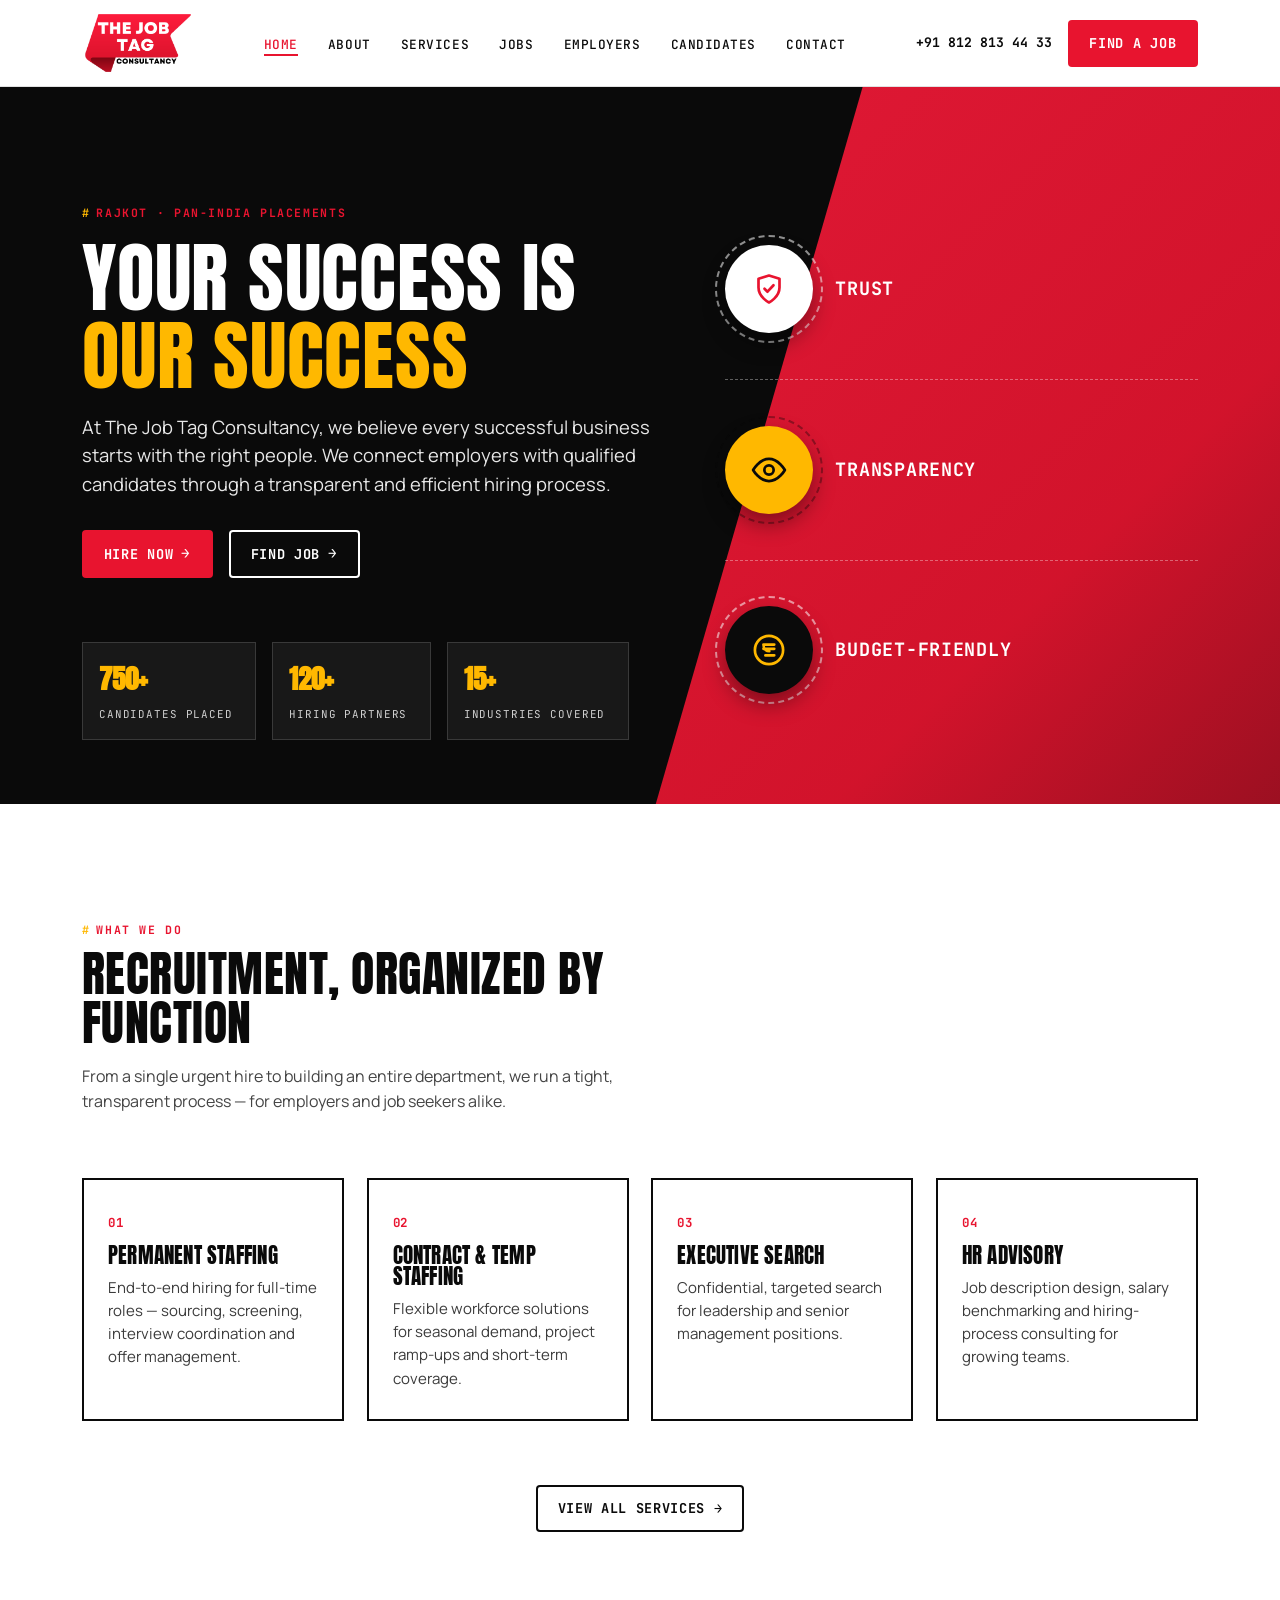
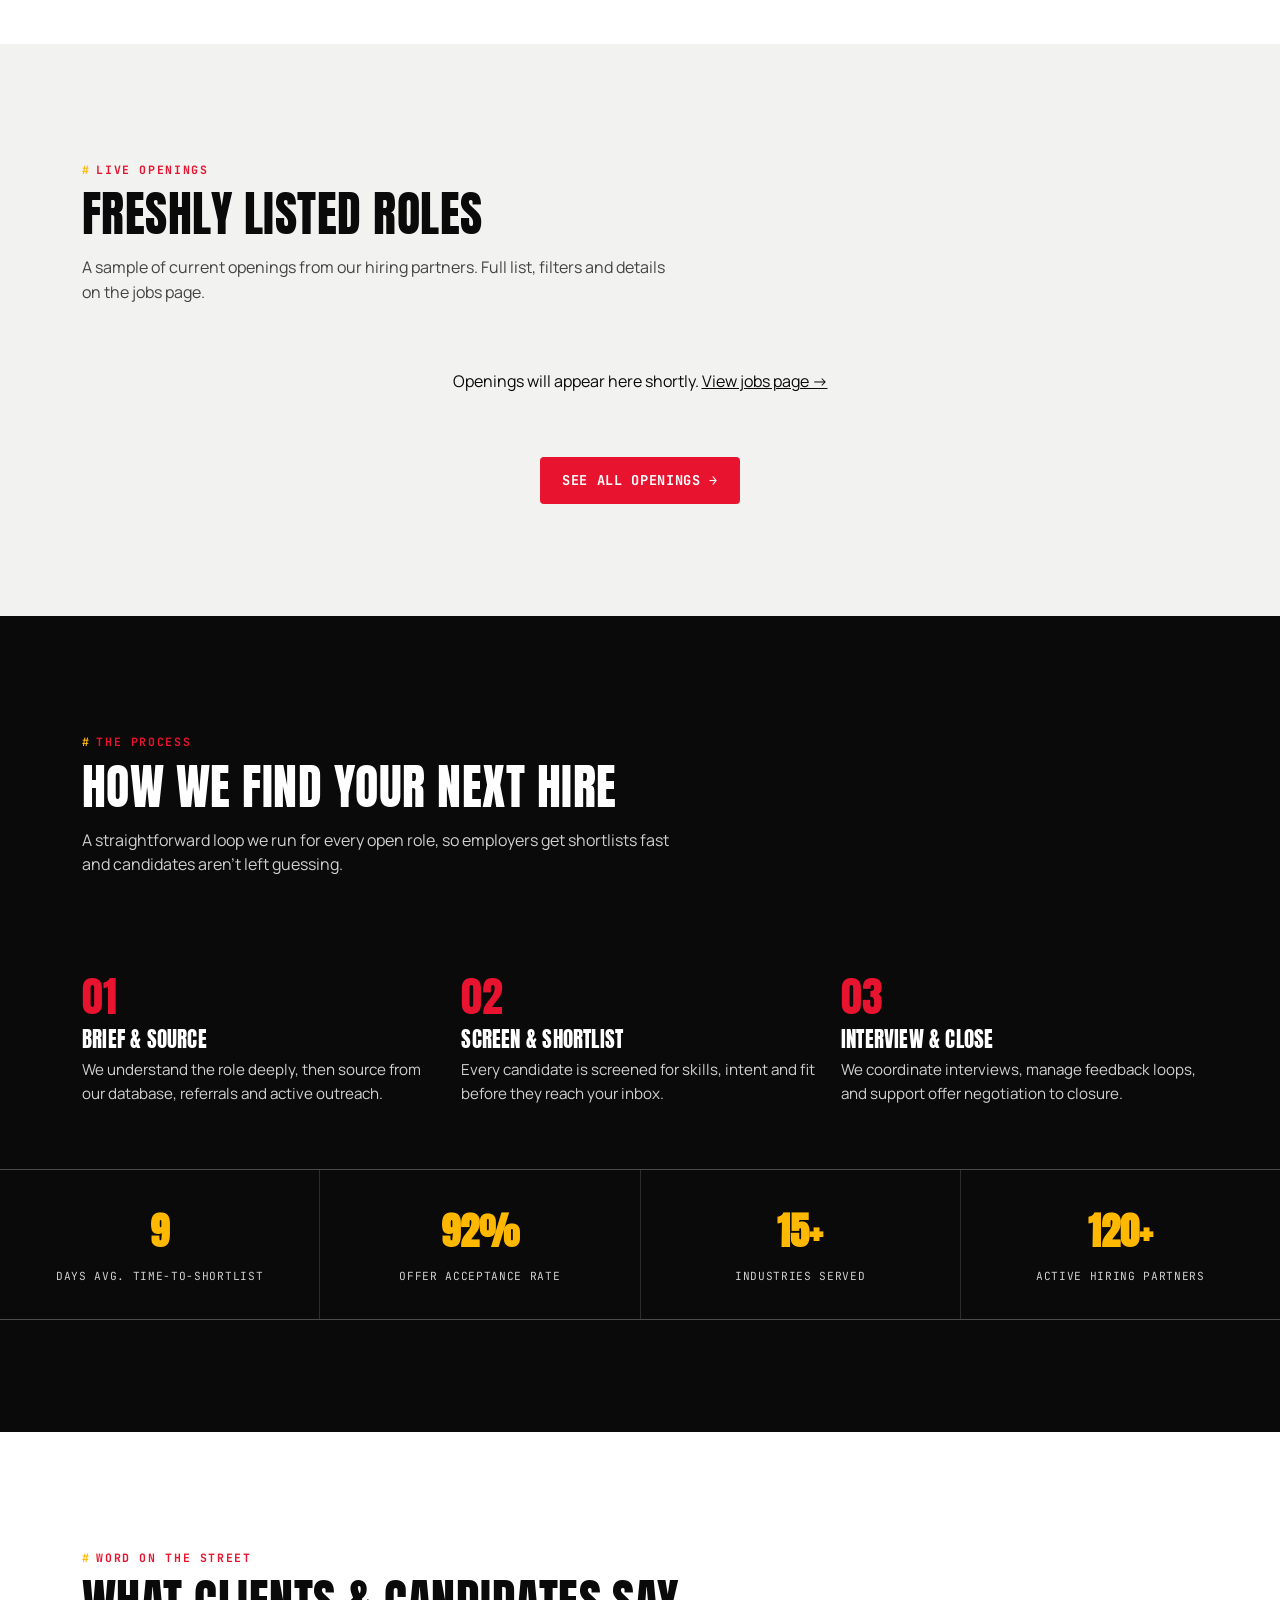
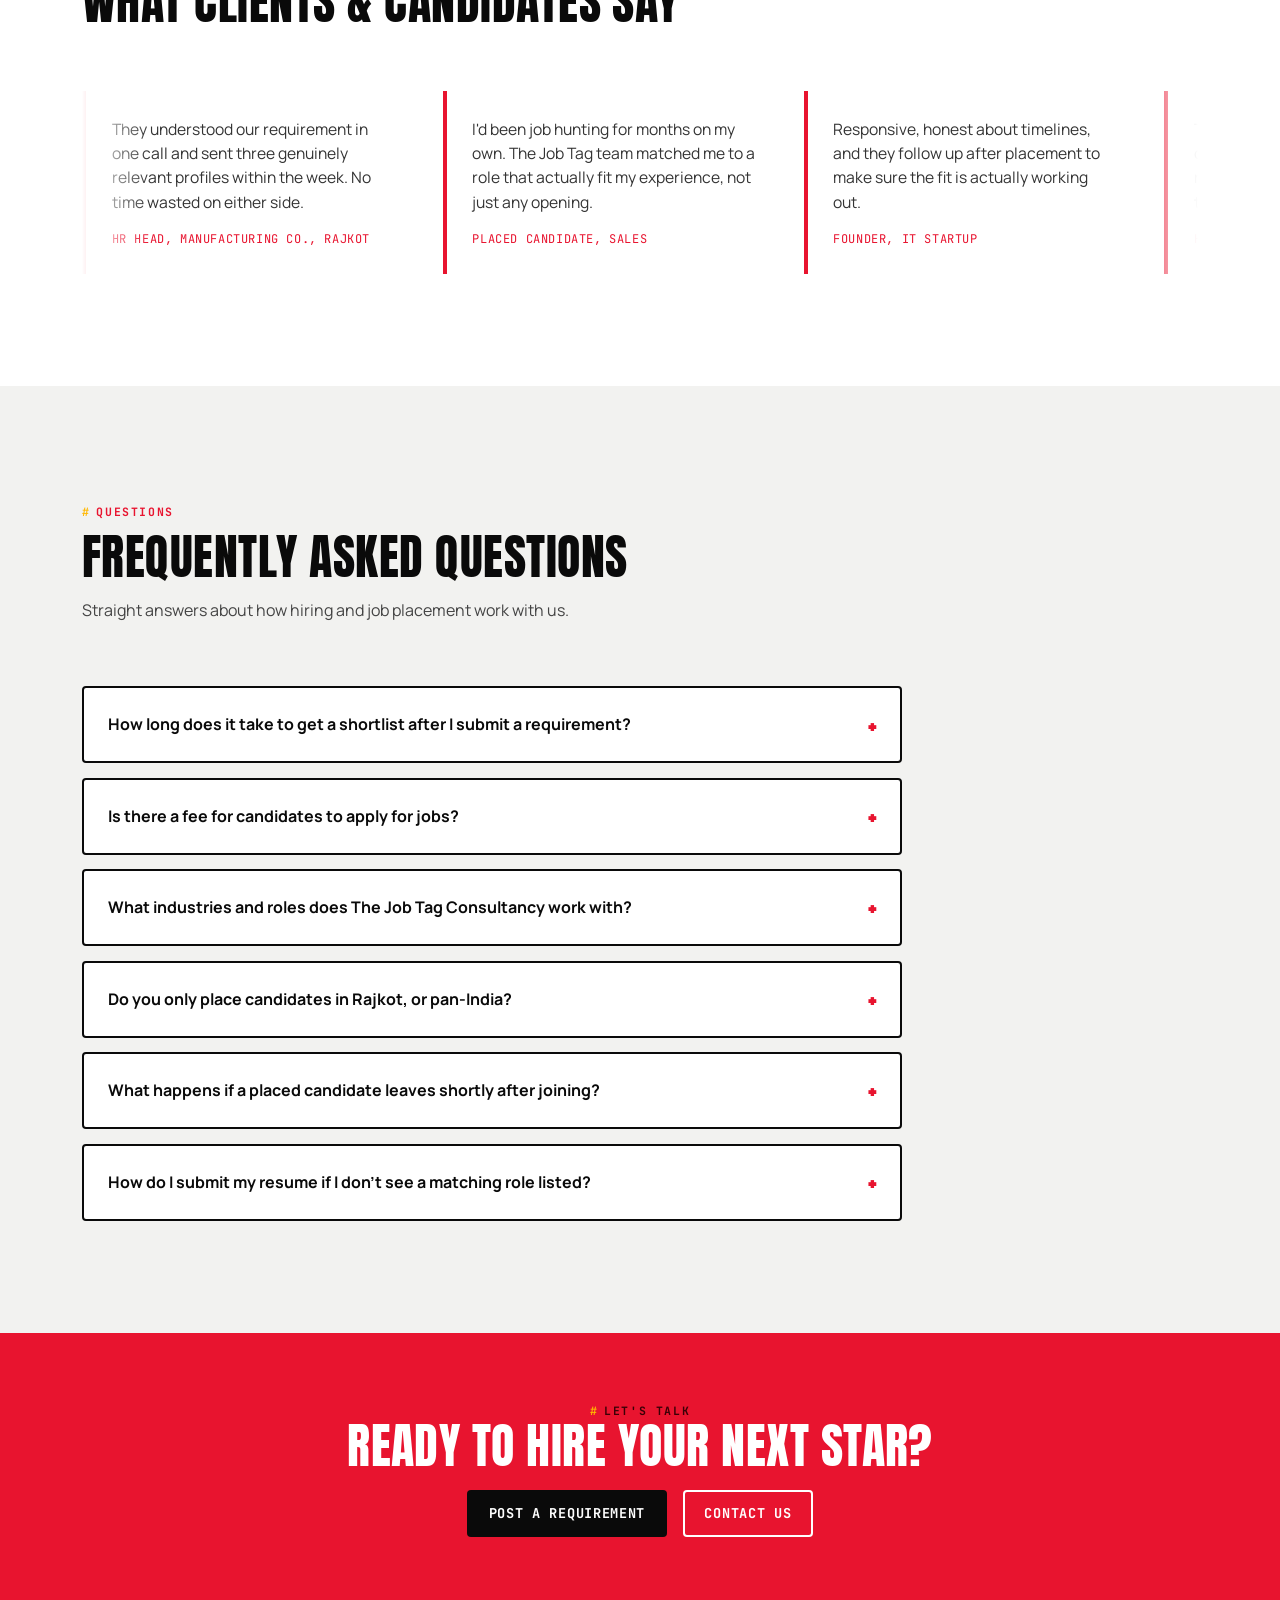
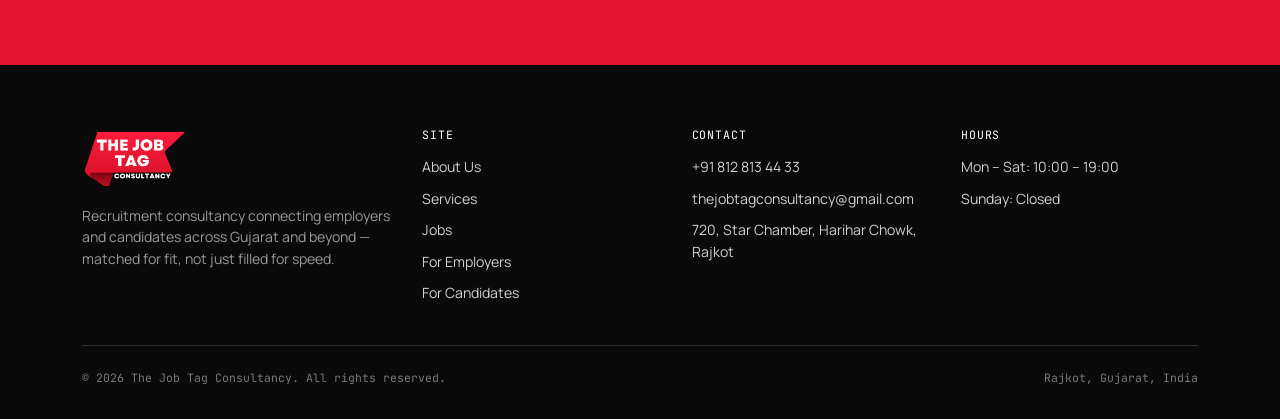
<file: index.html>
<!DOCTYPE html>
<html lang="en">
<head>
<meta charset="UTF-8">
<meta name="viewport" content="width=device-width, initial-scale=1.0">
<title>The Job Tag Consultancy — Recruitment That Fits</title>
<meta name="description" content="The Job Tag Consultancy is a Rajkot-based recruitment agency connecting employers with verified talent across industries.">
<link rel="canonical" href="https://thejobtag.com/">
<meta property="og:type" content="website">
<meta property="og:title" content="The Job Tag Consultancy — Recruitment That Fits">
<meta property="og:description" content="The Job Tag Consultancy is a Rajkot-based recruitment agency connecting employers with verified talent across industries.">
<meta property="og:url" content="https://thejobtag.com/">
<meta property="og:image" content="https://thejobtag.com/images/logo.png">
<meta property="og:site_name" content="The Job Tag Consultancy">
<meta property="og:locale" content="en_IN">
<meta name="twitter:card" content="summary_large_image">
<meta name="twitter:title" content="The Job Tag Consultancy — Recruitment That Fits">
<meta name="twitter:description" content="The Job Tag Consultancy is a Rajkot-based recruitment agency connecting employers with verified talent across industries.">
<meta name="twitter:image" content="https://thejobtag.com/images/logo.png">
<meta name="theme-color" content="#e8142f">
<script type="application/ld+json">
{
  "@context": "https://schema.org",
  "@type": "EmploymentAgency",
  "name": "The Job Tag Consultancy",
  "url": "https://thejobtag.com/",
  "logo": "https://thejobtag.com/images/logo.png",
  "image": "https://thejobtag.com/images/logo.png",
  "description": "Recruitment consultancy connecting employers and candidates across Gujarat and beyond, offering permanent staffing, contract staffing, executive search and HR advisory services.",
  "telephone": "+91-8128134433",
  "email": "thejobtagconsultancy@gmail.com",
  "address": {
    "@type": "PostalAddress",
    "streetAddress": "720, Star Chamber, Harihar Chowk",
    "addressLocality": "Rajkot",
    "addressRegion": "Gujarat",
    "postalCode": "360001",
    "addressCountry": "IN"
  },
  "openingHoursSpecification": {
    "@type": "OpeningHoursSpecification",
    "dayOfWeek": ["Monday","Tuesday","Wednesday","Thursday","Friday","Saturday"],
    "opens": "10:00",
    "closes": "19:00"
  },
  "areaServed": ["Rajkot","Gujarat","India"],
  "sameAs": []
}
</script>
<link rel="icon" href="[data-uri]">
<style>
/* ==========================================================================
   THE JOB TAG CONSULTANCY — Design System
   Clean, bold, flat geometry — simple rectangles and rounded corners.
   ========================================================================== */

@import url('https://fonts.googleapis.com/css2?family=Anton&family=Manrope:wght@400;500;600;700;800&family=JetBrains+Mono:wght@500;700&display=swap');

:root{
  /* --- color: pulled from the logo --- */
  --ink:        #0a0a0a;
  --ink-soft:   #1c1c1c;
  --paper:      #ffffff;
  --paper-mist: #f2f2f0;
  --red:        #e8142f;
  --red-bright: #fa1b3b;
  --red-deep:   #7a0d1a;
  --gold:       #ffb800;
  --line:       rgba(10,10,10,0.12);
  --line-on-ink:rgba(255,255,255,0.14);

  /* --- type --- */
  --display: 'Anton', sans-serif;
  --body:    'Manrope', sans-serif;
  --mono:    'JetBrains Mono', monospace;

  /* --- scale --- */
  --gap-xs: .5rem;
  --gap-sm: 1rem;
  --gap-md: 2rem;
  --gap-lg: 4rem;
  --gap-xl: 7rem;
  --radius: 4px;
}

*{ box-sizing:border-box; margin:0; padding:0; }
html{ scroll-behavior:smooth; overflow-x:hidden; }
@media (prefers-reduced-motion: reduce){
  html{ scroll-behavior:auto; }
  *{ animation-duration:0.001ms !important; animation-iteration-count:1 !important; transition-duration:0.001ms !important; }
}

body{
  font-family:var(--body);
  color:var(--ink);
  background:var(--paper);
  line-height:1.55;
  -webkit-font-smoothing:antialiased;
  overflow-x:hidden;
}

img{ max-width:100%; display:block; }
a{ color:inherit; text-decoration:none; }
ul{ list-style:none; }
button{ font-family:inherit; cursor:pointer; border:none; background:none; }
input, textarea, select{ font-family:inherit; font-size:1rem; }

:focus-visible{
  outline:3px solid var(--gold);
  outline-offset:2px;
}

.wrap{
  max-width:1180px;
  margin-inline:auto;
  padding-inline: var(--gap-md);
}
@media (max-width:640px){ .wrap{ padding-inline: var(--gap-sm); } }

.eyebrow{
  font-family:var(--mono);
  font-weight:700;
  font-size:.72rem;
  letter-spacing:.14em;
  text-transform:uppercase;
  color:var(--red);
  display:inline-flex;
  align-items:center;
  gap:.5em;
}
.eyebrow::before{
  content:"#";
  color:var(--gold);
}

h1,h2,h3,h4{
  font-family:var(--display);
  text-transform:uppercase;
  letter-spacing:.01em;
  line-height:1.02;
  font-weight:400;
}
h1{ font-size:clamp(2.6rem, 6vw, 5.2rem); }
h2{ font-size:clamp(2rem, 4vw, 3rem); }
h3{ font-size:1.3rem; }
p{ max-width:60ch; }
.lede{ font-size:1.15rem; color:#333; }

/* ==========================================================================
   BUTTONS & CARDS — simple, flat geometry (no notch shapes)
   ========================================================================== */

.btn{
  display:inline-flex;
  align-items:center;
  gap:.6em;
  font-family:var(--mono);
  font-weight:700;
  font-size:.85rem;
  letter-spacing:.05em;
  text-transform:uppercase;
  padding: .95em 1.6em;
  border-radius: var(--radius);
  transition: transform .15s ease, background .15s ease, color .15s ease;
  white-space:nowrap;
}
.btn:hover{ transform: translate(2px,-2px); }
.btn-primary{ background:var(--red); color:var(--paper); }
.btn-primary:hover{ background:var(--red-bright); }
.btn-dark{ background:var(--ink); color:var(--paper); }
.btn-dark:hover{ background:var(--ink-soft); }
.btn-ghost{ background:transparent; color:var(--ink); box-shadow: inset 0 0 0 2px var(--ink); }
.btn-ghost:hover{ background:var(--ink); color:var(--paper); }
.btn-ghost-light{ background:transparent; color:var(--paper); box-shadow: inset 0 0 0 2px var(--paper); }
.btn-ghost-light:hover{ background:var(--paper); color:var(--ink); }
.btn-arrow{ font-size:1.05em; transform:translateY(-1px); }

/* simple bordered info card, used for services */
.info-card{
  position:relative;
  background:var(--paper);
  border:2px solid var(--ink);
  border-radius: var(--radius);
  padding: 1.6rem 1.5rem;
}

/* ==========================================================================
   HEADER
   ========================================================================== */
.site-header{
  position:sticky; top:0; z-index:100;
  background:rgba(255,255,255,.92);
  backdrop-filter:saturate(160%) blur(10px);
  border-bottom:1px solid var(--line);
}
.header-row{
  display:flex; align-items:center; justify-content:space-between;
  gap: var(--gap-md);
  padding-block: .7rem;
}
.brand{ display:flex; align-items:center; gap:.6rem; }
.brand img{ height:64px; width:auto; }

.nav-toggle{
  display:none;
  width:40px; height:40px;
  position:relative;
  flex-shrink:0;
}
.nav-toggle span{
  position:absolute; left:8px; right:8px; height:2px; background:var(--ink);
  transition:transform .2s ease, opacity .2s ease;
}
.nav-toggle span:nth-child(1){ top:13px; }
.nav-toggle span:nth-child(2){ top:19px; }
.nav-toggle span:nth-child(3){ top:25px; }
.nav-toggle.is-open span:nth-child(1){ transform:translateY(6px) rotate(45deg); }
.nav-toggle.is-open span:nth-child(2){ opacity:0; }
.nav-toggle.is-open span:nth-child(3){ transform:translateY(-6px) rotate(-45deg); }

.main-nav ul{ display:flex; align-items:center; gap:1.9rem; }
.main-nav a{
  font-family:var(--mono);
  font-size:.8rem;
  font-weight:500;
  letter-spacing:.04em;
  text-transform:uppercase;
  padding-bottom:3px;
  position:relative;
}
.main-nav a::after{
  content:""; position:absolute; left:0; bottom:0; height:2px; width:0;
  background:var(--red); transition:width .2s ease;
}
.main-nav a:hover::after, .main-nav a[aria-current="page"]::after{ width:100%; }
.main-nav a[aria-current="page"]{ color:var(--red); }
.header-cta{ display:flex; align-items:center; gap:1rem; }
.header-phone{ font-family:var(--mono); font-size:.82rem; font-weight:700; display:none; }

@media (max-width: 900px){
  .nav-toggle{ display:block; }
  .header-phone{ display:none !important; }
  .main-nav{
    position:fixed; inset:64px 0 0 0;
    background:var(--paper);
    transform:translateX(100%);
    transition:transform .25s ease;
    padding: var(--gap-md);
    overflow-y:auto;
  }
  .main-nav.is-open{ transform:translateX(0); }
  .main-nav ul{ flex-direction:column; align-items:flex-start; gap:0; }
  .main-nav li{ width:100%; border-bottom:1px solid var(--line); }
  .main-nav a{ display:block; padding:1.1rem 0; font-size:1rem; }
  .header-cta .btn span.long{ display:none; }
}
@media (min-width:901px){
  .header-phone{ display:inline-flex; }
}

/* ==========================================================================
   HERO
   ========================================================================== */
.hero{
  background:var(--ink);
  color:var(--paper);
  position:relative;
  overflow:hidden;
  padding-block: var(--gap-xl) var(--gap-lg);
}
.hero::before{
  /* diagonal red sweep */
  content:"";
  position:absolute;
  top:-10%; right:-18%;
  width:70%; height:130%;
  background: linear-gradient(135deg, var(--red-bright), var(--red) 55%, var(--red-deep));
  clip-path: polygon(30% 0, 100% 0, 100% 100%, 0% 100%);
  opacity:.9;
}
.hero-grid{
  position:relative; z-index:2;
  display:grid;
  grid-template-columns: 1.1fr .9fr;
  gap: var(--gap-lg);
  align-items:stretch;
}
.hero h1{ margin-block: .9rem 1.1rem; }
.hero h1 em{ font-style:normal; color:var(--gold); }
.hero p.lede{ color:#e7e7e7; margin-bottom:2rem; }
.hero-actions{ display:flex; gap:1rem; flex-wrap:wrap; margin-bottom: var(--gap-lg); }

.stat-chips{ display:flex; gap:1rem; flex-wrap:wrap; }
.stat-chip{
  background:rgba(255,255,255,.06);
  border:1px solid var(--line-on-ink);
  padding: .9rem 1.4rem .9rem 1rem;
}
.stat-chip b{ font-family:var(--display); font-size:1.7rem; display:block; color:var(--gold); }
.stat-chip span{ font-family:var(--mono); font-size:.68rem; text-transform:uppercase; letter-spacing:.08em; color:#cfcfcf; }

/* hero side panel: trust / transparency / budget-friendly bands */
.value-stack{
  position:relative;
  display:flex;
  flex-direction:column;
  height:100%;
  width:100%;
  justify-content:center;
}
.value-medal{
  flex:1;
  display:flex;
  flex-direction:row;
  align-items:center;
  gap:1.4rem;
  width:100%;
  border-bottom:1px dashed rgba(255,255,255,.35);
  opacity:0;
  animation: medal-in .75s cubic-bezier(.22,1,.36,1) forwards;
}
.value-medal:last-child{ border-bottom:none; }
.value-medal:nth-child(1){ animation-delay:.15s; }
.value-medal:nth-child(2){ animation-delay:.4s; }
.value-medal:nth-child(3){ animation-delay:.65s; }

.medal-circle-wrap{ position:relative; width:88px; height:88px; flex-shrink:0; }
.medal-ring{
  position:absolute;
  inset:-10px;
  border:2px dashed rgba(255,255,255,.55);
  border-radius:50%;
  animation: medal-spin 16s linear infinite;
}
.value-medal.is-gold .medal-ring{ border-color:rgba(10,10,10,.35); }

.medal-circle{
  position:relative;
  width:88px; height:88px;
  border-radius:50%;
  display:flex; align-items:center; justify-content:center;
  background:var(--paper);
  box-shadow:0 10px 22px rgba(0,0,0,.4);
  transition: transform .3s cubic-bezier(.22,1,.36,1);
}
.medal-circle svg{
  width:36px; height:36px; color:var(--red);
  animation: icon-pulse 2.6s ease-in-out infinite;
  transform-origin:center;
}
.value-medal.is-gold .medal-circle{ background:var(--gold); }
.value-medal.is-gold .medal-circle svg{ color:var(--ink); }
.value-medal.is-dark .medal-circle{ background:var(--ink); }
.value-medal.is-dark .medal-circle svg{ color:var(--gold); }

.value-medal:nth-child(1) .medal-circle svg{ animation-delay:1.1s; }
.value-medal:nth-child(2) .medal-circle svg{ animation-delay:1.4s; }
.value-medal:nth-child(3) .medal-circle svg{ animation-delay:1.7s; }

.value-medal:hover .medal-circle{ transform: translateX(6px) scale(1.06); }

.medal-label{
  font-family:var(--mono); font-weight:700; text-transform:uppercase;
  letter-spacing:.04em; font-size:1.15rem; color:var(--paper); text-align:left;
  line-height:1.25;
}

@keyframes medal-in{
  from{ opacity:0; transform:translateY(28px) scale(.85); }
  to{ opacity:1; transform:translateY(0) scale(1); }
}
@keyframes medal-spin{
  from{ transform:rotate(0deg); }
  to{ transform:rotate(360deg); }
}
@keyframes icon-pulse{
  0%, 100%{ transform:scale(1) rotate(0deg); }
  50%{ transform:scale(1.2) rotate(-4deg); }
}

@media (max-width:900px){
  .hero-grid{ grid-template-columns:1fr; }
  .hero::before{ opacity:.5; }
  .value-stack{ height:auto; margin-top:2rem; gap:0; }
  .value-medal{ flex:none; padding-block:1.1rem; }
}
@media (max-width:480px){
  .medal-circle-wrap{ width:72px; height:72px; }
  .medal-circle{ width:72px; height:72px; }
  .medal-circle svg{ width:30px; height:30px; }
  .medal-label{ font-size:1rem; }
}

/* ==========================================================================
   SECTION HELPERS
   ========================================================================== */
.section{ padding-block: var(--gap-xl); }
.section-dark{ background:var(--ink); color:var(--paper); }
.section-mist{ background:var(--paper-mist); }
.section-head{ max-width:640px; margin-bottom: var(--gap-lg); }
.section-head h2{ margin-top:.6rem; }
.section-head p{ margin-top:1rem; color:#444; }
.section-dark .section-head p{ color:#cfcfcf; }

/* ==========================================================================
   GRIDS: services / cards
   ========================================================================== */
.card-grid{ display:grid; grid-template-columns:repeat(4,1fr); gap:1.4rem; }
@media (max-width:980px){ .card-grid{ grid-template-columns:repeat(2,1fr); } }
@media (max-width:560px){ .card-grid{ grid-template-columns:1fr; } }

.service-card{
  background:var(--paper);
  border:2px solid var(--ink);
  padding: 1.8rem 1.5rem;
  transition: transform .18s ease, box-shadow .18s ease;
}
.service-card:hover{ transform:translate(-3px,-3px); box-shadow:5px 5px 0 var(--red); }
.service-card .num{ font-family:var(--mono); color:var(--red); font-weight:700; font-size:.78rem; letter-spacing:.06em; }
.service-card h3{ margin:.7rem 0 .6rem; }
.service-card p{ font-size:.94rem; color:#3b3b3b; }

/* ==========================================================================
   JOB LISTINGS
   ========================================================================== */
.filter-bar{
  display:flex; flex-wrap:wrap; gap:.6rem;
  margin-bottom: var(--gap-lg);
}
.filter-btn{
  font-family:var(--mono); font-size:.78rem; text-transform:uppercase; letter-spacing:.05em;
  padding:.6rem 1.1rem; border:2px solid var(--ink); background:var(--paper); font-weight:700;
  transition:background .15s ease, color .15s ease;
}
.filter-btn:hover{ background:var(--ink); color:var(--paper); }
.filter-btn.is-active{ background:var(--red); border-color:var(--red); color:var(--paper); }

.job-list{ display:flex; flex-direction:column; gap:1.1rem; }
.job-item{
  position:relative;
  display:grid;
  grid-template-columns: 1fr auto auto auto auto;
  align-items:center;
  gap:1.4rem;
  background:var(--paper);
  border:2px solid var(--ink);
  border-radius: var(--radius);
  padding: 1.3rem 1.6rem;
  color:inherit;
  text-decoration:none;
  cursor:pointer;
}
.job-item:hover{ border-color:var(--red); }
.job-item h3{ font-family:var(--body); font-weight:800; text-transform:none; font-size:1.08rem; }
.job-item .meta{ font-family:var(--mono); font-size:.76rem; color:#555; margin-top:.35rem; text-transform:uppercase; letter-spacing:.03em; }
.job-item .badge{
  font-family:var(--mono); font-size:.68rem; font-weight:700; text-transform:uppercase; letter-spacing:.06em;
  padding:.35rem .7rem; border:1px solid var(--ink);
}
.job-item .badge.urgent{ background:var(--gold); border-color:var(--gold); }
.job-item .badge.remote{ background:var(--paper-mist); }
.job-item .salary{ font-family:var(--mono); font-weight:700; font-size:.85rem; white-space:nowrap; }
.job-item .apply-btn{ padding:.6em 1.2em; font-size:.75rem; }

@media (max-width:760px){
  .job-item{ grid-template-columns:1fr; gap:.6rem; padding: 1.4rem 1.2rem; }
  .job-item .salary{ order:3; }
  .job-item .apply-btn{ order:4; width:100%; justify-content:center; }
}

/* ==========================================================================
   PROCESS / STEPS
   ========================================================================== */
.steps{ display:grid; grid-template-columns:repeat(3,1fr); gap:1.4rem; }
@media (max-width:840px){ .steps{ grid-template-columns:1fr; } }
.step{ position:relative; padding-top:2.2rem; }
.step .step-no{
  font-family:var(--display); font-size:2.6rem; color:var(--red); line-height:1;
}
.step h3{ margin:.5rem 0 .5rem; }
.step p{ color:#3b3b3b; font-size:.95rem; }
.section-dark .step p{ color:#cfcfcf; }

/* ==========================================================================
   TESTIMONIALS
   ========================================================================== */
.quote-row{
  overflow:hidden;
  width:100%;
  -webkit-mask-image: linear-gradient(90deg, transparent, black 6%, black 94%, transparent);
  mask-image: linear-gradient(90deg, transparent, black 6%, black 94%, transparent);
}
.quote-track{
  display:flex;
  gap:1.3rem;
  width:max-content;
  animation: marquee-left 32s linear infinite;
}
.quote-row:hover .quote-track{ animation-play-state:paused; }
.quote-card{
  flex:0 0 340px;
  background:var(--paper); padding:1.6rem; border-left:4px solid var(--red);
}
.quote-card p{ font-size:.98rem; color:#333; }
.quote-card cite{ display:block; margin-top:1rem; font-family:var(--mono); font-style:normal; font-size:.75rem; text-transform:uppercase; letter-spacing:.05em; color:var(--red); }

@keyframes marquee-left{
  from{ transform:translateX(0); }
  to{ transform:translateX(-50%); }
}
@media (max-width:640px){
  .quote-card{ flex:0 0 280px; }
}

/* ==========================================================================
   FORMS
   ========================================================================== */
.form-panel{
  background:var(--paper);
  border:2px solid var(--ink);
  padding: var(--gap-md);
}
.field{ margin-bottom:1.3rem; }
.field label{
  display:block; font-family:var(--mono); font-size:.72rem; text-transform:uppercase;
  letter-spacing:.06em; margin-bottom:.5rem; font-weight:700;
}
.field input, .field textarea, .field select{
  width:100%; padding:.85rem 1rem; border:2px solid var(--ink); background:var(--paper); border-radius:0;
}
.field input:focus, .field textarea:focus, .field select:focus{ border-color:var(--red); }
.field-row{ display:grid; grid-template-columns:1fr 1fr; gap:1.2rem; }
@media (max-width:600px){ .field-row{ grid-template-columns:1fr; } }
.file-drop{
  border:2px dashed var(--line); padding:1.6rem; text-align:center; font-family:var(--mono); font-size:.82rem; color:#555;
}
.form-note{ font-size:.82rem; color:#666; margin-top:1rem; }
.form-success{
  display:none; background:var(--ink); color:var(--paper); padding:1.2rem 1.4rem; margin-top:1rem; font-family:var(--mono); font-size:.85rem;
}
.form-success.is-visible{ display:block; }

/* two column layout used on employers/candidates/contact */
.split{ display:grid; grid-template-columns: .9fr 1.1fr; gap: var(--gap-lg); align-items:start; }
@media (max-width:900px){ .split{ grid-template-columns:1fr; } }

/* ==========================================================================
   VALUE / ABOUT LISTS
   ========================================================================== */
.value-list{ display:flex; flex-direction:column; }
.value-row{ display:flex; gap:1.2rem; padding:1.4rem 0; border-bottom:1px solid var(--line); }
.section-dark .value-row{ border-color:var(--line-on-ink); }
.value-row .mark{ font-family:var(--mono); color:var(--red); font-weight:700; }
.value-row h3{ margin-bottom:.4rem; }
.value-row p{ color:#3b3b3b; font-size:.95rem; }
.section-dark .value-row p{ color:#cfcfcf; }

/* stat band */
.stat-band{
  display:grid; grid-template-columns:repeat(4,1fr); gap:1px; background:var(--line-on-ink);
  border-top:1px solid var(--line-on-ink); border-bottom:1px solid var(--line-on-ink);
}
.stat-band div{ background:var(--ink); padding:2rem 1rem; text-align:center; }
.stat-band b{ font-family:var(--display); font-size:2.4rem; color:var(--gold); display:block; }
.stat-band span{ font-family:var(--mono); font-size:.7rem; text-transform:uppercase; letter-spacing:.06em; color:#cfcfcf; }
@media (max-width:700px){ .stat-band{ grid-template-columns:repeat(2,1fr); } }

/* ==========================================================================
   FAQ ACCORDION
   ========================================================================== */
.faq-list{ display:flex; flex-direction:column; gap:.9rem; max-width:820px; }
.faq-item{
  background:var(--paper);
  border:2px solid var(--ink);
  border-radius:var(--radius);
  padding:0;
  overflow:hidden;
}
.faq-item summary{
  list-style:none;
  cursor:pointer;
  padding:1.2rem 1.5rem;
  font-family:var(--body);
  font-weight:700;
  font-size:1rem;
  display:flex;
  align-items:center;
  justify-content:space-between;
  gap:1rem;
}
.faq-item summary::-webkit-details-marker{ display:none; }
.faq-item summary::after{
  content:"+";
  font-family:var(--display);
  font-size:1.4rem;
  color:var(--red);
  flex-shrink:0;
  transition:transform .25s ease;
}
.faq-item[open] summary::after{ transform:rotate(45deg); }
.faq-item p{
  padding:0 1.5rem 1.3rem;
  color:#3b3b3b;
  font-size:.95rem;
  max-width:none;
}
.faq-item:hover{ border-color:var(--red); }

/* CTA band */
.cta-band{
  background:var(--red);
  color:var(--paper);
  padding-block: var(--gap-lg);
  text-align:center;
}
.cta-band h2{ margin-bottom:1.2rem; }
.cta-band .btn-dark{ background:var(--ink); }

/* ==========================================================================
   FOOTER
   ========================================================================== */
.site-footer{ background:var(--ink); color:#cfcfcf; padding-block: var(--gap-lg) var(--gap-md); }
.footer-grid{
  display:grid; grid-template-columns: 1.3fr repeat(3,1fr); gap: var(--gap-md);
  padding-bottom: var(--gap-md);
  border-bottom:1px solid var(--line-on-ink);
}
@media (max-width:800px){ .footer-grid{ grid-template-columns:1fr 1fr; } }
@media (max-width:480px){ .footer-grid{ grid-template-columns:1fr; } }
.footer-brand img{ height:60px; margin-bottom:1rem; }
.footer-brand p{ font-size:.88rem; color:#999; }
.footer-col h4{ font-family:var(--mono); font-size:.72rem; letter-spacing:.08em; color:var(--paper); margin-bottom:1rem; text-transform:uppercase; }
.footer-col li{ margin-bottom:.6rem; font-size:.88rem; }
.footer-col a:hover{ color:var(--gold); }
.footer-bottom{ display:flex; justify-content:space-between; flex-wrap:wrap; gap:.6rem; padding-top:1.4rem; font-family:var(--mono); font-size:.72rem; color:#777; }

/* ==========================================================================
   PAGE HEADER (sub-pages)
   ========================================================================== */
.page-head{
  background:var(--ink); color:var(--paper);
  padding-block: calc(var(--gap-lg) + 1rem) var(--gap-lg);
  position:relative; overflow:hidden;
}
.page-head::before{
  content:""; position:absolute; top:-40%; right:-10%; width:45%; height:180%;
  background:linear-gradient(135deg, var(--red-bright), var(--red-deep));
  clip-path: polygon(30% 0, 100% 0, 100% 100%, 0 100%);
  opacity:.85;
}
.page-head .wrap{ position:relative; z-index:2; }
.page-head p{ color:#d8d8d8; margin-top:1rem; }

/* reveal-on-scroll */
.reveal{ opacity:0; transform:translateY(16px); transition:opacity .5s ease, transform .5s ease; }
.reveal.is-visible{ opacity:1; transform:none; }

/* utility */
.mt-lg{ margin-top:var(--gap-lg); }
.center{ text-align:center; margin-inline:auto; }
.text-red{ color:var(--red); }

</style>
</head>
<body>

<header class="site-header">
  <div class="wrap header-row">
    <a href="index.html" class="brand">
      <img src="[data-uri]" alt="The Job Tag Consultancy logo">
    </a>
    <nav class="main-nav" id="main-nav">
      <ul>
        <li><a href="index.html" aria-current="page">Home</a></li>
        <li><a href="about.html">About</a></li>
        <li><a href="services.html">Services</a></li>
        <li><a href="jobs.html">Jobs</a></li>
        <li><a href="employers.html">Employers</a></li>
        <li><a href="candidates.html">Candidates</a></li>
        <li><a href="contact.html">Contact</a></li>
      </ul>
    </nav>
    <div class="header-cta">
      <a href="tel:+918128134433" class="header-phone">+91 812 813 44 33</a>
      <a href="jobs.html" class="btn btn-primary"><span class="long">Find a Job</span><span class="short" style="display:none">Jobs</span></a>
      <button class="nav-toggle" aria-label="Toggle menu" aria-expanded="false">
        <span></span><span></span><span></span>
      </button>
    </div>
  </div>
</header>

<main>

  <!-- HERO -->
  <section class="hero">
    <div class="wrap hero-grid">
      <div>
        <span class="eyebrow">Rajkot &middot; Pan-India Placements</span>
        <h1>Your Success is <em>our Success</em></h1>
        <p class="lede">At The Job Tag Consultancy, we believe every successful business starts with the right people. We connect employers with qualified candidates through a transparent and efficient hiring process.</p>
        <div class="hero-actions">
          <a href="employers.html" class="btn btn-primary">Hire Now <span class="btn-arrow">&rarr;</span></a>
          <a href="jobs.html" class="btn btn-ghost-light">Find Job <span class="btn-arrow">&rarr;</span></a>
        </div>
        <div class="stat-chips">
          <div class="stat-chip"><b>750+</b><span>Candidates Placed</span></div>
          <div class="stat-chip"><b>120+</b><span>Hiring Partners</span></div>
          <div class="stat-chip"><b>15+</b><span>Industries Covered</span></div>
        </div>
      </div>
      <div class="value-stack" aria-hidden="true">
        <div class="value-medal">
          <div class="medal-circle-wrap">
            <div class="medal-ring"></div>
            <div class="medal-circle">
            <svg viewBox="0 0 24 24" fill="none" stroke="currentColor" stroke-width="1.8" stroke-linecap="round" stroke-linejoin="round"><path d="M12 21s7-3.6 7-10V5.2L12 3 5 5.2V11c0 6.4 7 10 7 10z"/><path d="M9 11.8l2 2 4-4.3"/></svg>
          </div>
          </div>
          <span class="medal-label">Trust</span>
        </div>
        <div class="value-medal is-gold">
          <div class="medal-circle-wrap">
            <div class="medal-ring"></div>
            <div class="medal-circle">
            <svg viewBox="0 0 24 24" fill="none" stroke="currentColor" stroke-width="1.8" stroke-linecap="round" stroke-linejoin="round"><path d="M1.4 12S5.6 4.6 12 4.6 22.6 12 22.6 12 18.4 19.4 12 19.4 1.4 12 1.4 12z"/><circle cx="12" cy="12" r="3.1"/></svg>
          </div>
          </div>
          <span class="medal-label">Transparency</span>
        </div>
        <div class="value-medal is-dark">
          <div class="medal-circle-wrap">
            <div class="medal-ring"></div>
            <div class="medal-circle">
            <svg viewBox="0 0 24 24" fill="none" stroke="currentColor" stroke-width="1.8" stroke-linecap="round" stroke-linejoin="round"><circle cx="12" cy="12" r="9.4"/><path d="M8.3 8.4h7.2M8.3 11.2h7.2M8.3 8.4c0 3.6 2.4 4.4 3.9 4.4M9.6 15.6l5.9-.02"/></svg>
          </div>
          </div>
          <span class="medal-label">Budget-Friendly</span>
        </div>
      </div>
    </div>
  </section>

  <!-- SERVICES PREVIEW -->
  <section class="section">
    <div class="wrap">
      <div class="section-head reveal">
        <span class="eyebrow">What We Do</span>
        <h2>Recruitment, organized by function</h2>
        <p>From a single urgent hire to building an entire department, we run a tight, transparent process — for employers and job seekers alike.</p>
      </div>
      <div class="card-grid">
        <div class="service-card reveal">
          <span class="num">01</span>
          <h3>Permanent Staffing</h3>
          <p>End-to-end hiring for full-time roles — sourcing, screening, interview coordination and offer management.</p>
        </div>
        <div class="service-card reveal">
          <span class="num">02</span>
          <h3>Contract &amp; Temp Staffing</h3>
          <p>Flexible workforce solutions for seasonal demand, project ramp-ups and short-term coverage.</p>
        </div>
        <div class="service-card reveal">
          <span class="num">03</span>
          <h3>Executive Search</h3>
          <p>Confidential, targeted search for leadership and senior management positions.</p>
        </div>
        <div class="service-card reveal">
          <span class="num">04</span>
          <h3>HR Advisory</h3>
          <p>Job description design, salary benchmarking and hiring-process consulting for growing teams.</p>
        </div>
      </div>
      <div class="mt-lg center">
        <a href="services.html" class="btn btn-ghost">View All Services &rarr;</a>
      </div>
    </div>
  </section>

  <!-- FEATURED JOBS -->
  <section class="section section-mist">
    <div class="wrap">
      <div class="section-head reveal">
        <span class="eyebrow">Live Openings</span>
        <h2>Freshly listed roles</h2>
        <p>A sample of current openings from our hiring partners. Full list, filters and details on the jobs page.</p>
      </div>
      <div class="job-list" id="job-list-home">
        <p class="center" style="padding:2rem 0;">Loading current openings&hellip;</p>
      </div>
      <div class="mt-lg center">
        <a href="jobs.html" class="btn btn-primary">See All Openings &rarr;</a>
      </div>
    </div>
  </section>

  <!-- HOW IT WORKS -->
  <section class="section section-dark">
    <div class="wrap">
      <div class="section-head reveal">
        <span class="eyebrow">The Process</span>
        <h2>How we find your next hire</h2>
        <p>A straightforward loop we run for every open role, so employers get shortlists fast and candidates aren't left guessing.</p>
      </div>
      <div class="steps">
        <div class="step reveal">
          <span class="step-no">01</span>
          <h3>Brief &amp; Source</h3>
          <p>We understand the role deeply, then source from our database, referrals and active outreach.</p>
        </div>
        <div class="step reveal">
          <span class="step-no">02</span>
          <h3>Screen &amp; Shortlist</h3>
          <p>Every candidate is screened for skills, intent and fit before they reach your inbox.</p>
        </div>
        <div class="step reveal">
          <span class="step-no">03</span>
          <h3>Interview &amp; Close</h3>
          <p>We coordinate interviews, manage feedback loops, and support offer negotiation to closure.</p>
        </div>
      </div>
    </div>
    <div class="stat-band mt-lg">
      <div><b>9</b><span>Days Avg. Time-to-Shortlist</span></div>
      <div><b>92%</b><span>Offer Acceptance Rate</span></div>
      <div><b>15+</b><span>Industries Served</span></div>
      <div><b>120+</b><span>Active Hiring Partners</span></div>
    </div>
  </section>

  <!-- TESTIMONIALS -->
  <section class="section">
    <div class="wrap">
      <div class="section-head reveal">
        <span class="eyebrow">Word On The Street</span>
        <h2>What clients &amp; candidates say</h2>
      </div>
      <div class="quote-row">
        <div class="quote-track" id="testimonials-list">
          <div class="quote-card reveal is-visible">
            <p>They understood our requirement in one call and sent three genuinely relevant profiles within the week. No time wasted on either side.</p>
            <cite>HR Head, Manufacturing Co., Rajkot</cite>
          </div>
          <div class="quote-card reveal is-visible">
            <p>I'd been job hunting for months on my own. The Job Tag team matched me to a role that actually fit my experience, not just any opening.</p>
            <cite>Placed Candidate, Sales</cite>
          </div>
          <div class="quote-card reveal is-visible">
            <p>Responsive, honest about timelines, and they follow up after placement to make sure the fit is actually working out.</p>
            <cite>Founder, IT Startup</cite>
          </div>
          <div class="quote-card reveal is-visible" aria-hidden="true">
            <p>They understood our requirement in one call and sent three genuinely relevant profiles within the week. No time wasted on either side.</p>
            <cite>HR Head, Manufacturing Co., Rajkot</cite>
          </div>
          <div class="quote-card reveal is-visible" aria-hidden="true">
            <p>I'd been job hunting for months on my own. The Job Tag team matched me to a role that actually fit my experience, not just any opening.</p>
            <cite>Placed Candidate, Sales</cite>
          </div>
          <div class="quote-card reveal is-visible" aria-hidden="true">
            <p>Responsive, honest about timelines, and they follow up after placement to make sure the fit is actually working out.</p>
            <cite>Founder, IT Startup</cite>
          </div>
        </div>
      </div>
    </div>
  </section>

  <!-- FAQ -->
  <section class="section section-mist">
    <div class="wrap">
      <div class="section-head reveal">
        <span class="eyebrow">Questions</span>
        <h2>Frequently asked questions</h2>
        <p>Straight answers about how hiring and job placement work with us.</p>
      </div>
      <div class="faq-list">
        <details class="faq-item reveal">
          <summary>How long does it take to get a shortlist after I submit a requirement?</summary>
          <p>Most standard roles get a first shortlist within about 9 days of us receiving the full requirement. Bulk hiring or highly specialised roles can take longer — we'll give you a realistic timeline on the first call.</p>
        </details>
        <details class="faq-item reveal">
          <summary>Is there a fee for candidates to apply for jobs?</summary>
          <p>We charge a small, transparent fee to candidates, with most of the cost covered by the hiring company. There are no hidden charges — anything applicable is explained upfront before you proceed.</p>
        </details>
        <details class="faq-item reveal">
          <summary>What industries and roles does The Job Tag Consultancy work with?</summary>
          <p>We place candidates across 15+ industries including manufacturing, IT, FMCG, finance, healthcare, education, textiles, ceramics, and more — from entry-level to senior management roles.</p>
        </details>
        <details class="faq-item reveal">
          <summary>Do you only place candidates in Rajkot, or pan-India?</summary>
          <p>We're based in Rajkot with deep roots across Gujarat, but we regularly place candidates in roles across India depending on the employer's requirement.</p>
        </details>
        <details class="faq-item reveal">
          <summary>What happens if a placed candidate leaves shortly after joining?</summary>
          <p>We offer a replacement guarantee for placements that exit within the agreed period, at no extra fee to the employer.</p>
        </details>
        <details class="faq-item reveal">
          <summary>How do I submit my resume if I don't see a matching role listed?</summary>
          <p>Submit your resume via the Candidates page even without a live opening — many roles are filled before they're ever advertised, and we'll reach out when something fits.</p>
        </details>
      </div>
    </div>
  </section>

  <script type="application/ld+json">
  {
    "@context": "https://schema.org",
    "@type": "FAQPage",
    "mainEntity": [
      {
        "@type": "Question",
        "name": "How long does it take to get a shortlist after I submit a requirement?",
        "acceptedAnswer": {
          "@type": "Answer",
          "text": "Most standard roles get a first shortlist within about 9 days of us receiving the full requirement. Bulk hiring or highly specialised roles can take longer — we'll give you a realistic timeline on the first call."
        }
      },
      {
        "@type": "Question",
        "name": "Is there a fee for candidates to apply for jobs?",
        "acceptedAnswer": {
          "@type": "Answer",
          "text": "We charge a small, transparent fee to candidates, with most of the cost covered by the hiring company. There are no hidden charges — anything applicable is explained upfront before you proceed."
        }
      },
      {
        "@type": "Question",
        "name": "What industries and roles does The Job Tag Consultancy work with?",
        "acceptedAnswer": {
          "@type": "Answer",
          "text": "We place candidates across 15+ industries including manufacturing, IT, FMCG, finance, healthcare, education, textiles, ceramics, and more — from entry-level to senior management roles."
        }
      },
      {
        "@type": "Question",
        "name": "Do you only place candidates in Rajkot, or pan-India?",
        "acceptedAnswer": {
          "@type": "Answer",
          "text": "We're based in Rajkot with deep roots across Gujarat, but we regularly place candidates in roles across India depending on the employer's requirement."
        }
      },
      {
        "@type": "Question",
        "name": "What happens if a placed candidate leaves shortly after joining?",
        "acceptedAnswer": {
          "@type": "Answer",
          "text": "We offer a replacement guarantee for placements that exit within the agreed period, at no extra fee to the employer."
        }
      },
      {
        "@type": "Question",
        "name": "How do I submit my resume if I don't see a matching role listed?",
        "acceptedAnswer": {
          "@type": "Answer",
          "text": "Submit your resume via the Candidates page even without a live opening — many roles are filled before they're ever advertised, and we'll reach out when something fits."
        }
      }
    ]
  }
  </script>

  <!-- CTA -->
  <section class="cta-band">
    <div class="wrap">
      <span class="eyebrow" style="color:#3a0006;">Let's Talk</span>
      <h2>Ready to hire your next star?</h2>
      <div class="hero-actions center" style="justify-content:center;">
        <a href="employers.html" class="btn btn-dark">Post a Requirement</a>
        <a href="contact.html" class="btn btn-ghost-light">Contact Us</a>
      </div>
    </div>
  </section>

</main>

<footer class="site-footer">
  <div class="wrap">
    <div class="footer-grid">
      <div class="footer-brand">
        <img src="[data-uri]" alt="The Job Tag Consultancy logo">
        <p>Recruitment consultancy connecting employers and candidates across Gujarat and beyond — matched for fit, not just filled for speed.</p>
      </div>
      <div class="footer-col">
        <h4>Site</h4>
        <ul>
          <li><a href="about.html">About Us</a></li>
          <li><a href="services.html">Services</a></li>
          <li><a href="jobs.html">Jobs</a></li>
          <li><a href="employers.html">For Employers</a></li>
          <li><a href="candidates.html">For Candidates</a></li>
        </ul>
      </div>
      <div class="footer-col">
        <h4>Contact</h4>
        <ul>
          <li><a href="tel:+918128134433">+91 812 813 44 33</a></li>
          <li><a href="mailto:thejobtagconsultancy@gmail.com">thejobtagconsultancy@gmail.com</a></li>
          <li>720, Star Chamber, Harihar Chowk, Rajkot</li>
        </ul>
      </div>
      <div class="footer-col">
        <h4>Hours</h4>
        <ul>
          <li>Mon &ndash; Sat: 10:00 &ndash; 19:00</li>
          <li>Sunday: Closed</li>
        </ul>
      </div>
    </div>
    <div class="footer-bottom">
      <span>&copy; <span id="year"></span> The Job Tag Consultancy. All rights reserved.</span>
      <span>Rajkot, Gujarat, India</span>
    </div>
  </div>
</footer>

<script>
// THE JOB TAG CONSULTANCY — shared behaviour

/* ==========================================================================
   CONFIG — paste your published Google Sheet CSV link here
   ========================================================================== */
const JOBS_SHEET_CSV_URL = "https://docs.google.com/spreadsheets/d/e/2PACX-1vTsB_3FTdwl0iBE44T-8Z_h48IYlQq8fQp4XjHvm9A55qdJeWnlAG2sE9Jy3cv4SCs3kohdIdNHr58q/pub?gid=2133062683&single=true&output=csv";
const TESTIMONIALS_SHEET_CSV_URL = "https://docs.google.com/spreadsheets/d/e/2PACX-1vSpLhTW-g3u-vRIKu74rPPMOY3GQh2B3WUMBATJP4Ylx2SdZFCjCp_ZDxeiQ9iZxbF_emzlY3Y1De09/pub?output=csv";
const WHATSAPP_NUMBER = "918128134433";

document.addEventListener('DOMContentLoaded', () => {

  /* mobile nav toggle */
  const toggle = document.querySelector('.nav-toggle');
  const nav = document.querySelector('.main-nav');
  if (toggle && nav) {
    toggle.addEventListener('click', () => {
      const open = nav.classList.toggle('is-open');
      toggle.classList.toggle('is-open', open);
      toggle.setAttribute('aria-expanded', open ? 'true' : 'false');
    });
    nav.querySelectorAll('a').forEach(a => a.addEventListener('click', () => {
      nav.classList.remove('is-open');
      toggle.classList.remove('is-open');
    }));
  }

  /* scroll reveal (re-run after dynamic content loads too, see initRevealFor below) */
  initRevealFor(document.querySelectorAll('.reveal'));

  /* generic form -> success message (static site, no backend) */
  document.querySelectorAll('form[data-static-form]').forEach(form => {
    form.addEventListener('submit', (e) => {
      e.preventDefault();
      const success = form.parentElement.querySelector('.form-success') || form.querySelector('.form-success');
      if (success) {
        success.classList.add('is-visible');
        success.scrollIntoView({ behavior: 'smooth', block: 'nearest' });
      }
      form.reset();
    });
  });

  /* forms that submit via WhatsApp instead of a fake success message */
  document.querySelectorAll('form[data-whatsapp-form]').forEach(form => {
    form.addEventListener('submit', (e) => {
      e.preventDefault();
      const type = form.dataset.whatsappForm;
      let waLink;
      if (type === 'candidate') waLink = buildCandidateWhatsAppLink(form);
      else if (type === 'contact') waLink = buildContactWhatsAppLink(form);
      else waLink = buildEmployerWhatsAppLink(form);
      window.open(waLink, '_blank', 'noopener');

      const success = form.parentElement.querySelector('.form-success') || form.querySelector('.form-success');
      if (success) {
        success.classList.add('is-visible');
        success.scrollIntoView({ behavior: 'smooth', block: 'nearest' });
      }
      form.reset();
    });
  });

  /* jobs page: load listings from Google Sheet */
  loadJobsFromSheet();

  /* homepage: load a preview of the latest 6 listings */
  loadFeaturedJobsOnHome();

  /* homepage: load testimonials from Google Sheet */
  loadTestimonialsFromSheet();

});

function initRevealFor(els) {
  if ('IntersectionObserver' in window && els.length) {
    const io = new IntersectionObserver((entries) => {
      entries.forEach(entry => {
        if (entry.isIntersecting) {
          entry.target.classList.add('is-visible');
          io.unobserve(entry.target);
        }
      });
    }, { threshold: 0.15 });
    els.forEach(el => io.observe(el));
  } else {
    els.forEach(el => el.classList.add('is-visible'));
  }
}

function fieldVal(form, id) {
  const el = form.querySelector('#' + id);
  return el && el.value ? el.value.trim() : '';
}

function buildCandidateWhatsAppLink(form) {
  const name = fieldVal(form, 'c-name');
  const phone = fieldVal(form, 'c-phone');
  const email = fieldVal(form, 'c-email');
  const exp = fieldVal(form, 'c-exp');
  const role = fieldVal(form, 'c-role');

  let text = "Hi, I'd like to submit my resume to The Job Tag Consultancy.\n";
  text += "Name: " + name + "\n";
  text += "Phone: " + phone + "\n";
  text += "Email: " + email + "\n";
  if (exp) text += "Experience: " + exp + "\n";
  if (role) text += "Preferred Role: " + role + "\n";
  text += "\n(I'll attach my resume here in the chat.)";

  return "https://wa.me/" + WHATSAPP_NUMBER + "?text=" + encodeURIComponent(text);
}

function buildContactWhatsAppLink(form) {
  const name = fieldVal(form, 'ct-name');
  const phone = fieldVal(form, 'ct-phone');
  const email = fieldVal(form, 'ct-email');
  const reason = fieldVal(form, 'ct-reason');
  const message = fieldVal(form, 'ct-message');

  let text = "Hi, I'm reaching out via The Job Tag Consultancy website.\n";
  text += "Name: " + name + "\n";
  text += "Phone: " + phone + "\n";
  text += "Email: " + email + "\n";
  if (reason) text += "I am a: " + reason + "\n";
  text += "Message: " + message;

  return "https://wa.me/" + WHATSAPP_NUMBER + "?text=" + encodeURIComponent(text);
}

function buildEmployerWhatsAppLink(form) {
  const company = fieldVal(form, 'company');
  const contactName = fieldVal(form, 'contact-name');
  const phone = fieldVal(form, 'phone');
  const email = fieldVal(form, 'email');
  const role = fieldVal(form, 'role');
  const openings = fieldVal(form, 'openings');
  const details = fieldVal(form, 'details');

  let text = "Hi, I'd like to post a hiring requirement with The Job Tag Consultancy.\n";
  text += "Company: " + company + "\n";
  text += "Contact Name: " + contactName + "\n";
  text += "Phone: " + phone + "\n";
  text += "Email: " + email + "\n";
  text += "Role to Fill: " + role + "\n";
  if (openings) text += "Openings: " + openings + "\n";
  if (details) text += "Details: " + details + "\n";

  return "https://wa.me/" + WHATSAPP_NUMBER + "?text=" + encodeURIComponent(text);
}

function setupJobFilter() {
  const filterBar = document.querySelector('.filter-bar');
  const jobItems = document.querySelectorAll('.job-item');
  if (!filterBar || !jobItems.length) return;
  filterBar.addEventListener('click', (e) => {
    const btn = e.target.closest('.filter-btn');
    if (!btn) return;
    filterBar.querySelectorAll('.filter-btn').forEach(b => b.classList.remove('is-active'));
    btn.classList.add('is-active');
    const cat = btn.dataset.filter;
    jobItems.forEach(item => {
      const show = cat === 'all' || item.dataset.category === cat;
      item.style.display = show ? '' : 'none';
    });
  });
}

/* ==========================================================================
   Minimal CSV parser (handles quoted fields with commas/newlines)
   ========================================================================== */
function parseCSV(text) {
  const rows = [];
  let row = [], field = '', inQuotes = false;
  for (let i = 0; i < text.length; i++) {
    const c = text[i];
    if (inQuotes) {
      if (c === '"') {
        if (text[i + 1] === '"') { field += '"'; i++; }
        else { inQuotes = false; }
      } else {
        field += c;
      }
    } else {
      if (c === '"') { inQuotes = true; }
      else if (c === ',') { row.push(field); field = ''; }
      else if (c === '\n' || c === '\r') {
        if (c === '\r' && text[i + 1] === '\n') i++;
        row.push(field); field = '';
        rows.push(row); row = [];
      } else {
        field += c;
      }
    }
  }
  if (field.length || row.length) { row.push(field); rows.push(row); }
  return rows.filter(r => r.some(c => c.trim() !== ''));
}

function badgeClass(label) {
  if (!label) return '';
  const l = label.toLowerCase();
  if (l === 'urgent') return 'urgent';
  if (['hybrid', 'remote', 'field'].includes(l)) return 'remote';
  return '';
}

function escapeHtml(str) {
  const div = document.createElement('div');
  div.textContent = str == null ? '' : str;
  return div.innerHTML;
}

/* ==========================================================================
   Fetch + parse job rows from the published Google Sheet (shared by both
   the full Jobs page and the homepage preview)
   ========================================================================== */
let _jobsCache = null;
async function fetchJobsData() {
  if (_jobsCache) return _jobsCache;
  if (!JOBS_SHEET_CSV_URL || JOBS_SHEET_CSV_URL.indexOf('PASTE_YOUR') === 0) {
    throw new Error('Sheet URL not configured');
  }
  const res = await fetch(JOBS_SHEET_CSV_URL, { cache: 'no-store' });
  if (!res.ok) throw new Error('Sheet fetch failed: ' + res.status);
  const text = await res.text();
  const rows = parseCSV(text);
  if (rows.length < 2) throw new Error('Sheet has no data rows');

  const header = rows[0].map(h => h.trim().toLowerCase());
  const jobs = rows.slice(1).map(r => {
    const obj = {};
    header.forEach((h, i) => { obj[h] = (r[i] || '').trim(); });
    return obj;
  }).filter(j => j.title && (!j.active || j.active.toLowerCase() !== 'no'));

  _jobsCache = jobs;
  return jobs;
}

function jobCardHtml(j, opts) {
  opts = opts || {};
  const badgeHtml = j.badge
    ? '<span class="badge ' + badgeClass(j.badge) + '">' + escapeHtml(j.badge) + '</span>'
    : '';
  const expHtml = j.experience ? '<span class="badge">' + escapeHtml(j.experience) + '</span>' : '';
  const metaParts = [j.location, j.type, j.industry].filter(Boolean).map(escapeHtml);
  const inner =
    '<div>' +
      '<h3>' + escapeHtml(j.title) + '</h3>' +
      '<div class="meta">' + metaParts.join(' &middot; ') + '</div>' +
    '</div>' +
    badgeHtml + expHtml +
    '<span class="salary">' + escapeHtml(j.salary || '') + '</span>';

  if (opts.linkToJobsPage) {
    // homepage preview: whole card links to the jobs page
    return '<a href="jobs.html" class="job-item reveal is-visible">' + inner + '</a>';
  }

  // full jobs page: card + dedicated Apply button opening WhatsApp
  const msg = encodeURIComponent(
    "Hi, I'm interested in the " + j.title + " position listed on your website. Could you share more details?"
  );
  const waLink = "https://wa.me/" + WHATSAPP_NUMBER + "?text=" + msg;
  return (
    '<div class="job-item reveal is-visible" data-category="' + escapeHtml(j.category || '') + '">' +
      inner +
      '<a class="btn btn-primary apply-btn" href="' + waLink + '" target="_blank" rel="noopener">Apply</a>' +
    '</div>'
  );
}

/* ==========================================================================
   Jobs page: full listing + filter
   ========================================================================== */
/* ==========================================================================
   SEO: inject JobPosting structured data for the currently listed jobs
   ========================================================================== */
function injectJobPostingSchema(jobs) {
  const existing = document.getElementById('job-posting-schema');
  if (existing) existing.remove();

  const today = new Date().toISOString().split('T')[0];
  const validThrough = new Date(Date.now() + 45 * 24 * 60 * 60 * 1000).toISOString().split('T')[0];

  const postings = jobs.slice(0, 30).map(j => ({
    "@context": "https://schema.org",
    "@type": "JobPosting",
    "title": j.title || "",
    "description": (j.title ? j.title + " role at The Job Tag Consultancy" : "Job opening") +
      (j.industry ? " in the " + j.industry + " industry" : "") +
      (j.experience ? ", " + j.experience + " experience required" : "") + ".",
    "identifier": {
      "@type": "PropertyValue",
      "name": "The Job Tag Consultancy",
      "value": (j.title || "job") + "-" + (j.location || "")
    },
    "datePosted": today,
    "validThrough": validThrough,
    "employmentType": j.type ? j.type.toUpperCase().replace(/[\s-]+/g, '_') : "FULL_TIME",
    "hiringOrganization": {
      "@type": "Organization",
      "name": "The Job Tag Consultancy",
      "sameAs": "https://thejobtag.com/",
      "logo": "https://thejobtag.com/images/logo.png"
    },
    "jobLocation": {
      "@type": "Place",
      "address": {
        "@type": "PostalAddress",
        "addressLocality": j.location || "Rajkot",
        "addressRegion": "Gujarat",
        "addressCountry": "IN"
      }
    },
    "industry": j.industry || undefined,
    "baseSalary": j.salary ? {
      "@type": "MonetaryAmount",
      "currency": "INR",
      "value": { "@type": "QuantitativeValue", "value": j.salary, "unitText": "YEAR" }
    } : undefined
  }));

  const script = document.createElement('script');
  script.type = 'application/ld+json';
  script.id = 'job-posting-schema';
  script.textContent = JSON.stringify(postings.length === 1 ? postings[0] : postings);
  document.head.appendChild(script);
}

async function loadJobsFromSheet() {
  const container = document.getElementById('job-list');
  if (!container) return; // not on the jobs page

  try {
    const jobs = await fetchJobsData();
    if (!jobs.length) {
      container.innerHTML = '<p class="center">No openings listed right now — check back soon, or send us your resume anyway.</p>';
      return;
    }
    container.innerHTML = jobs.map(j => jobCardHtml(j, { linkToJobsPage: false })).join('');
    setupJobFilter();
    injectJobPostingSchema(jobs);
  } catch (err) {
    if (err.message === 'Sheet URL not configured') {
      container.innerHTML = '<p class="center">Job listings aren\'t connected yet. Add your Google Sheet link in js/script.js.</p>';
    } else {
      container.innerHTML = '<p class="center">Couldn\'t load current openings right now. Please check back shortly, or <a href="tel:+918128134433" style="text-decoration:underline;">call us</a>.</p>';
    }
    console.error('Job sheet load error:', err);
  }
}

/* ==========================================================================
   Homepage: preview of latest 6 listings, each linking to the Jobs page
   ========================================================================== */
async function loadFeaturedJobsOnHome() {
  const container = document.getElementById('job-list-home');
  if (!container) return; // not on the homepage

  try {
    const jobs = await fetchJobsData();
    if (!jobs.length) {
      container.innerHTML = '<p class="center">No openings listed right now — check back soon.</p>';
      return;
    }
    container.innerHTML = jobs.slice(0, 6).map(j => jobCardHtml(j, { linkToJobsPage: true })).join('');
  } catch (err) {
    container.innerHTML = '<p class="center">Openings will appear here shortly. <a href="jobs.html" style="text-decoration:underline;">View jobs page &rarr;</a></p>';
    console.error('Featured jobs load error:', err);
  }
}

/* ==========================================================================
   Homepage: testimonials loaded from a Google Sheet
   Expected columns: quote, name, title, active
   ========================================================================== */
async function loadTestimonialsFromSheet() {
  const container = document.getElementById('testimonials-list');
  if (!container) return; // not on the homepage

  if (!TESTIMONIALS_SHEET_CSV_URL || TESTIMONIALS_SHEET_CSV_URL.indexOf('PASTE_YOUR') === 0) {
    return; // not configured yet — leave the existing fallback markup in place
  }

  try {
    const res = await fetch(TESTIMONIALS_SHEET_CSV_URL, { cache: 'no-store' });
    if (!res.ok) throw new Error('Sheet fetch failed: ' + res.status);
    const text = await res.text();
    const rows = parseCSV(text);
    if (rows.length < 2) throw new Error('Sheet has no data rows');

    const header = rows[0].map(h => h.trim().toLowerCase());
    const testimonials = rows.slice(1).map(r => {
      const obj = {};
      header.forEach((h, i) => { obj[h] = (r[i] || '').trim(); });
      return obj;
    }).filter(t => t.quote && (!t.active || t.active.toLowerCase() !== 'no'));

    if (!testimonials.length) return; // keep fallback markup if sheet is empty

    const cardHtml = (t, hidden) => {
      const citeParts = [t.name, t.title].filter(Boolean).map(escapeHtml);
      return (
        '<div class="quote-card reveal is-visible"' + (hidden ? ' aria-hidden="true"' : '') + '>' +
          '<p>' + escapeHtml(t.quote) + '</p>' +
          (citeParts.length ? '<cite>' + citeParts.join(', ') + '</cite>' : '') +
        '</div>'
      );
    };

    // render the set twice back-to-back so the marquee's -50% translateX loop is seamless
    container.innerHTML =
      testimonials.map(t => cardHtml(t, false)).join('') +
      testimonials.map(t => cardHtml(t, true)).join('');

  } catch (err) {
    console.error('Testimonials sheet load error:', err);
    // leave existing fallback markup in place on failure
  }
}

</script>
<script>document.getElementById('year').textContent = new Date().getFullYear();</script>
</body>
</html>
</file>
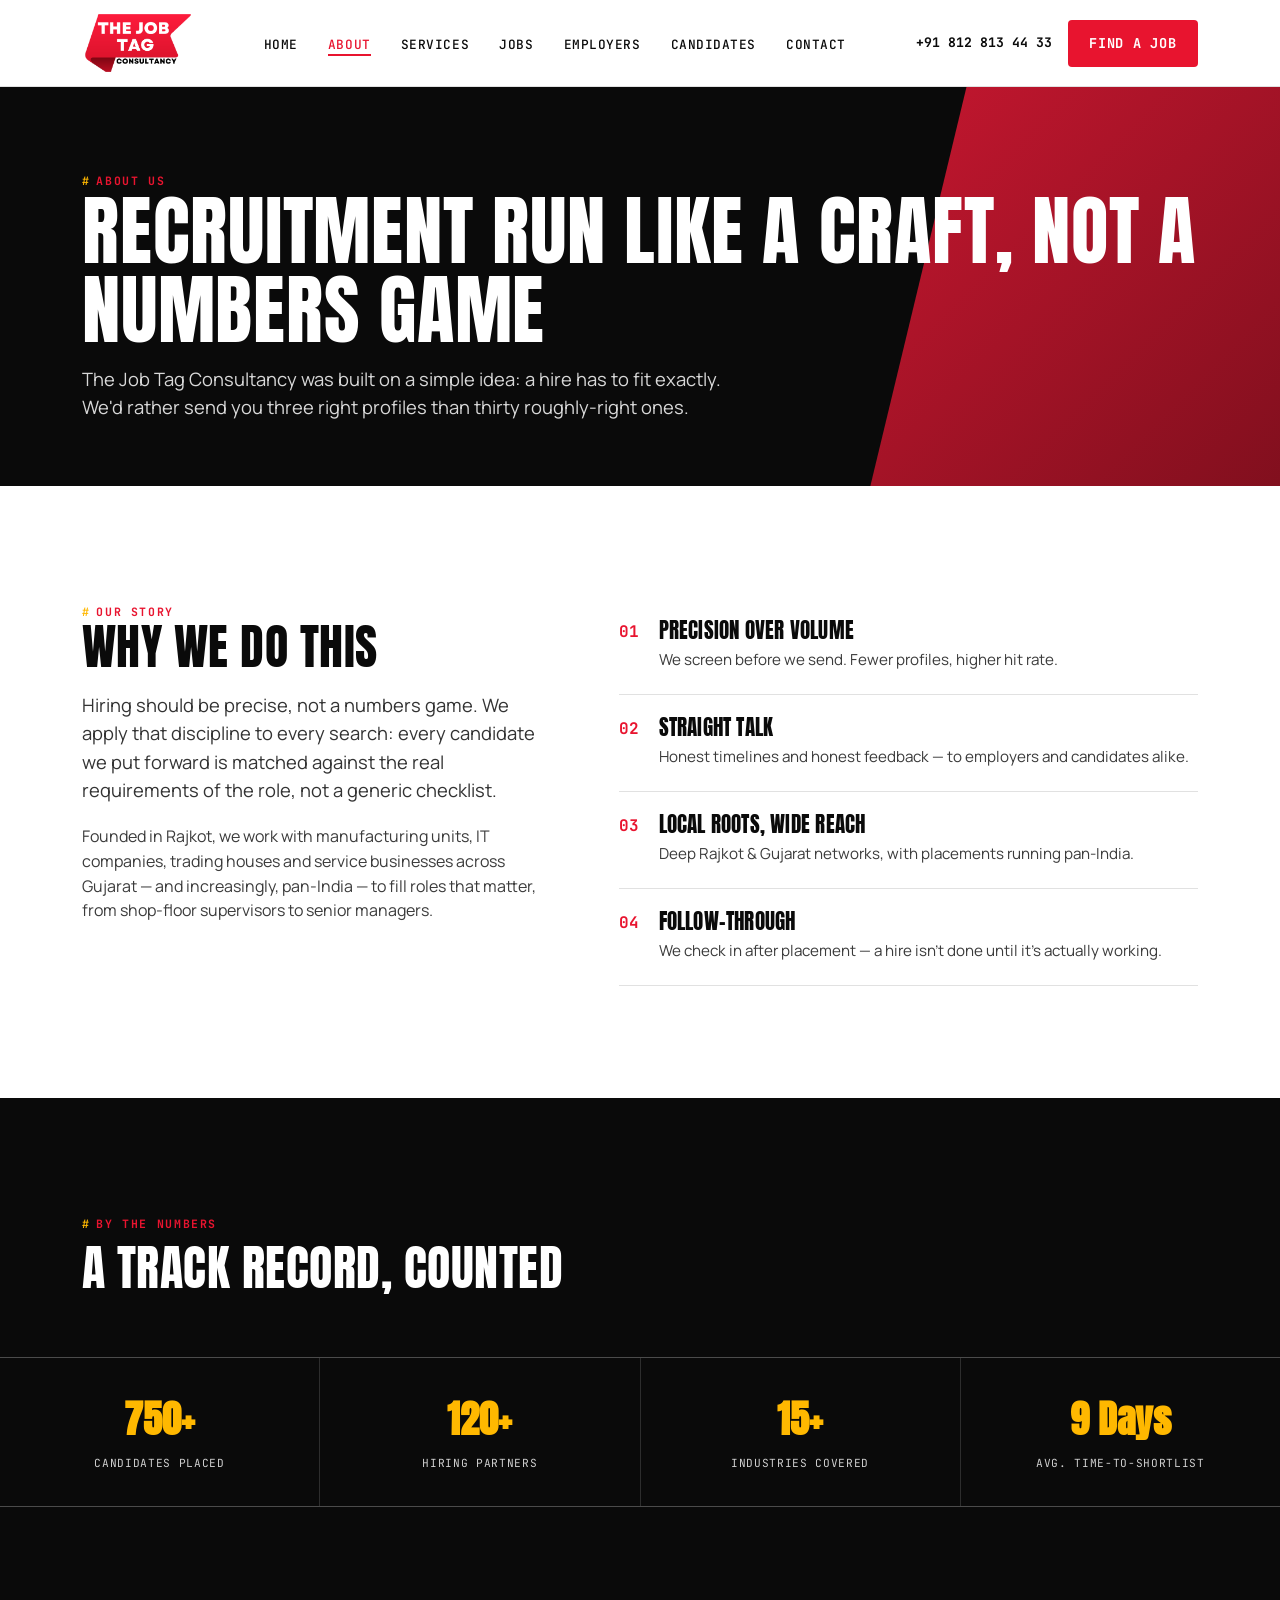
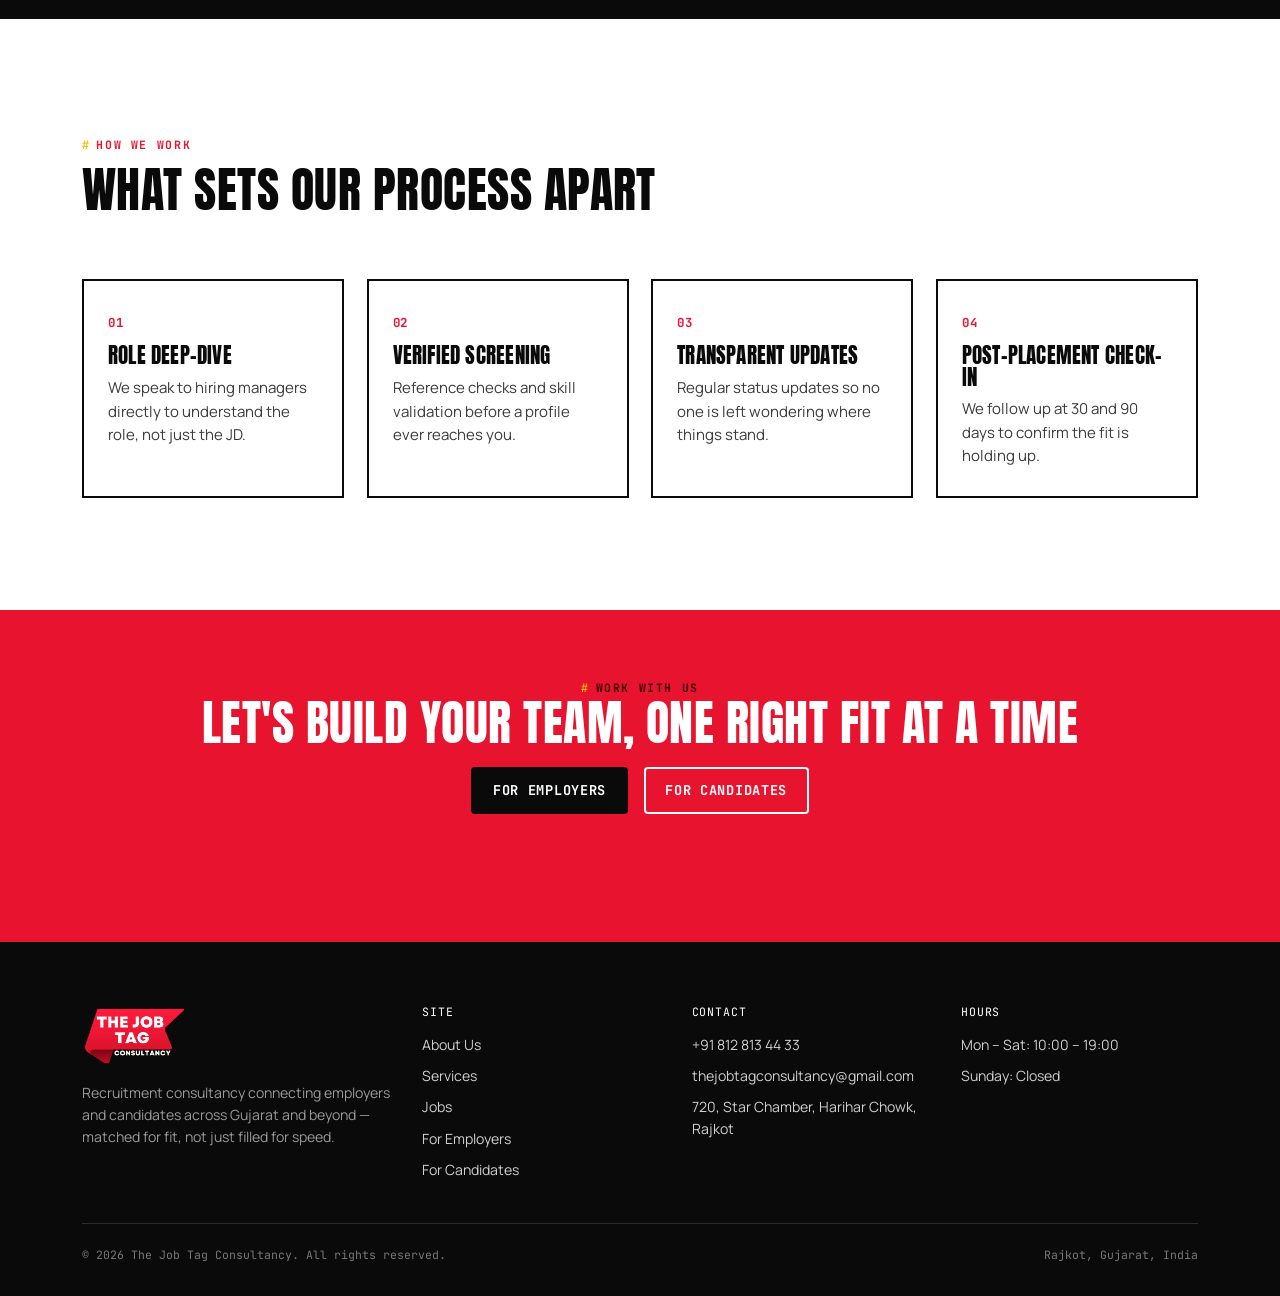
<file: about.html>
<!DOCTYPE html>
<html lang="en">
<head>
<meta charset="UTF-8">
<meta name="viewport" content="width=device-width, initial-scale=1.0">
<title>About Us — The Job Tag Consultancy</title>
<meta name="description" content="Learn about The Job Tag Consultancy, a Rajkot-based recruitment firm built on precise, honest matchmaking between employers and talent.">
<link rel="canonical" href="https://thejobtag.com/about.html">
<meta property="og:type" content="website">
<meta property="og:title" content="About Us — The Job Tag Consultancy">
<meta property="og:description" content="Learn about The Job Tag Consultancy, a Rajkot-based recruitment firm built on precise, honest matchmaking between employers and talent.">
<meta property="og:url" content="https://thejobtag.com/about.html">
<meta property="og:image" content="https://thejobtag.com/images/logo.png">
<meta property="og:site_name" content="The Job Tag Consultancy">
<meta property="og:locale" content="en_IN">
<meta name="twitter:card" content="summary_large_image">
<meta name="twitter:title" content="About Us — The Job Tag Consultancy">
<meta name="twitter:description" content="Learn about The Job Tag Consultancy, a Rajkot-based recruitment firm built on precise, honest matchmaking between employers and talent.">
<meta name="twitter:image" content="https://thejobtag.com/images/logo.png">
<meta name="theme-color" content="#e8142f">
<script type="application/ld+json">
{
  "@context": "https://schema.org",
  "@type": "EmploymentAgency",
  "name": "The Job Tag Consultancy",
  "url": "https://thejobtag.com/",
  "logo": "https://thejobtag.com/images/logo.png",
  "image": "https://thejobtag.com/images/logo.png",
  "description": "Recruitment consultancy connecting employers and candidates across Gujarat and beyond, offering permanent staffing, contract staffing, executive search and HR advisory services.",
  "telephone": "+91-8128134433",
  "email": "thejobtagconsultancy@gmail.com",
  "address": {
    "@type": "PostalAddress",
    "streetAddress": "720, Star Chamber, Harihar Chowk",
    "addressLocality": "Rajkot",
    "addressRegion": "Gujarat",
    "postalCode": "360001",
    "addressCountry": "IN"
  },
  "openingHoursSpecification": {
    "@type": "OpeningHoursSpecification",
    "dayOfWeek": ["Monday","Tuesday","Wednesday","Thursday","Friday","Saturday"],
    "opens": "10:00",
    "closes": "19:00"
  },
  "areaServed": ["Rajkot","Gujarat","India"],
  "sameAs": []
}
</script>
<link rel="icon" href="[data-uri]">
<style>
/* ==========================================================================
   THE JOB TAG CONSULTANCY — Design System
   Clean, bold, flat geometry — simple rectangles and rounded corners.
   ========================================================================== */

@import url('https://fonts.googleapis.com/css2?family=Anton&family=Manrope:wght@400;500;600;700;800&family=JetBrains+Mono:wght@500;700&display=swap');

:root{
  /* --- color: pulled from the logo --- */
  --ink:        #0a0a0a;
  --ink-soft:   #1c1c1c;
  --paper:      #ffffff;
  --paper-mist: #f2f2f0;
  --red:        #e8142f;
  --red-bright: #fa1b3b;
  --red-deep:   #7a0d1a;
  --gold:       #ffb800;
  --line:       rgba(10,10,10,0.12);
  --line-on-ink:rgba(255,255,255,0.14);

  /* --- type --- */
  --display: 'Anton', sans-serif;
  --body:    'Manrope', sans-serif;
  --mono:    'JetBrains Mono', monospace;

  /* --- scale --- */
  --gap-xs: .5rem;
  --gap-sm: 1rem;
  --gap-md: 2rem;
  --gap-lg: 4rem;
  --gap-xl: 7rem;
  --radius: 4px;
}

*{ box-sizing:border-box; margin:0; padding:0; }
html{ scroll-behavior:smooth; overflow-x:hidden; }
@media (prefers-reduced-motion: reduce){
  html{ scroll-behavior:auto; }
  *{ animation-duration:0.001ms !important; animation-iteration-count:1 !important; transition-duration:0.001ms !important; }
}

body{
  font-family:var(--body);
  color:var(--ink);
  background:var(--paper);
  line-height:1.55;
  -webkit-font-smoothing:antialiased;
  overflow-x:hidden;
}

img{ max-width:100%; display:block; }
a{ color:inherit; text-decoration:none; }
ul{ list-style:none; }
button{ font-family:inherit; cursor:pointer; border:none; background:none; }
input, textarea, select{ font-family:inherit; font-size:1rem; }

:focus-visible{
  outline:3px solid var(--gold);
  outline-offset:2px;
}

.wrap{
  max-width:1180px;
  margin-inline:auto;
  padding-inline: var(--gap-md);
}
@media (max-width:640px){ .wrap{ padding-inline: var(--gap-sm); } }

.eyebrow{
  font-family:var(--mono);
  font-weight:700;
  font-size:.72rem;
  letter-spacing:.14em;
  text-transform:uppercase;
  color:var(--red);
  display:inline-flex;
  align-items:center;
  gap:.5em;
}
.eyebrow::before{
  content:"#";
  color:var(--gold);
}

h1,h2,h3,h4{
  font-family:var(--display);
  text-transform:uppercase;
  letter-spacing:.01em;
  line-height:1.02;
  font-weight:400;
}
h1{ font-size:clamp(2.6rem, 6vw, 5.2rem); }
h2{ font-size:clamp(2rem, 4vw, 3rem); }
h3{ font-size:1.3rem; }
p{ max-width:60ch; }
.lede{ font-size:1.15rem; color:#333; }

/* ==========================================================================
   BUTTONS & CARDS — simple, flat geometry (no notch shapes)
   ========================================================================== */

.btn{
  display:inline-flex;
  align-items:center;
  gap:.6em;
  font-family:var(--mono);
  font-weight:700;
  font-size:.85rem;
  letter-spacing:.05em;
  text-transform:uppercase;
  padding: .95em 1.6em;
  border-radius: var(--radius);
  transition: transform .15s ease, background .15s ease, color .15s ease;
  white-space:nowrap;
}
.btn:hover{ transform: translate(2px,-2px); }
.btn-primary{ background:var(--red); color:var(--paper); }
.btn-primary:hover{ background:var(--red-bright); }
.btn-dark{ background:var(--ink); color:var(--paper); }
.btn-dark:hover{ background:var(--ink-soft); }
.btn-ghost{ background:transparent; color:var(--ink); box-shadow: inset 0 0 0 2px var(--ink); }
.btn-ghost:hover{ background:var(--ink); color:var(--paper); }
.btn-ghost-light{ background:transparent; color:var(--paper); box-shadow: inset 0 0 0 2px var(--paper); }
.btn-ghost-light:hover{ background:var(--paper); color:var(--ink); }
.btn-arrow{ font-size:1.05em; transform:translateY(-1px); }

/* simple bordered info card, used for services */
.info-card{
  position:relative;
  background:var(--paper);
  border:2px solid var(--ink);
  border-radius: var(--radius);
  padding: 1.6rem 1.5rem;
}

/* ==========================================================================
   HEADER
   ========================================================================== */
.site-header{
  position:sticky; top:0; z-index:100;
  background:rgba(255,255,255,.92);
  backdrop-filter:saturate(160%) blur(10px);
  border-bottom:1px solid var(--line);
}
.header-row{
  display:flex; align-items:center; justify-content:space-between;
  gap: var(--gap-md);
  padding-block: .7rem;
}
.brand{ display:flex; align-items:center; gap:.6rem; }
.brand img{ height:64px; width:auto; }

.nav-toggle{
  display:none;
  width:40px; height:40px;
  position:relative;
  flex-shrink:0;
}
.nav-toggle span{
  position:absolute; left:8px; right:8px; height:2px; background:var(--ink);
  transition:transform .2s ease, opacity .2s ease;
}
.nav-toggle span:nth-child(1){ top:13px; }
.nav-toggle span:nth-child(2){ top:19px; }
.nav-toggle span:nth-child(3){ top:25px; }
.nav-toggle.is-open span:nth-child(1){ transform:translateY(6px) rotate(45deg); }
.nav-toggle.is-open span:nth-child(2){ opacity:0; }
.nav-toggle.is-open span:nth-child(3){ transform:translateY(-6px) rotate(-45deg); }

.main-nav ul{ display:flex; align-items:center; gap:1.9rem; }
.main-nav a{
  font-family:var(--mono);
  font-size:.8rem;
  font-weight:500;
  letter-spacing:.04em;
  text-transform:uppercase;
  padding-bottom:3px;
  position:relative;
}
.main-nav a::after{
  content:""; position:absolute; left:0; bottom:0; height:2px; width:0;
  background:var(--red); transition:width .2s ease;
}
.main-nav a:hover::after, .main-nav a[aria-current="page"]::after{ width:100%; }
.main-nav a[aria-current="page"]{ color:var(--red); }
.header-cta{ display:flex; align-items:center; gap:1rem; }
.header-phone{ font-family:var(--mono); font-size:.82rem; font-weight:700; display:none; }

@media (max-width: 900px){
  .nav-toggle{ display:block; }
  .header-phone{ display:none !important; }
  .main-nav{
    position:fixed; inset:64px 0 0 0;
    background:var(--paper);
    transform:translateX(100%);
    transition:transform .25s ease;
    padding: var(--gap-md);
    overflow-y:auto;
  }
  .main-nav.is-open{ transform:translateX(0); }
  .main-nav ul{ flex-direction:column; align-items:flex-start; gap:0; }
  .main-nav li{ width:100%; border-bottom:1px solid var(--line); }
  .main-nav a{ display:block; padding:1.1rem 0; font-size:1rem; }
  .header-cta .btn span.long{ display:none; }
}
@media (min-width:901px){
  .header-phone{ display:inline-flex; }
}

/* ==========================================================================
   HERO
   ========================================================================== */
.hero{
  background:var(--ink);
  color:var(--paper);
  position:relative;
  overflow:hidden;
  padding-block: var(--gap-xl) var(--gap-lg);
}
.hero::before{
  /* diagonal red sweep */
  content:"";
  position:absolute;
  top:-10%; right:-18%;
  width:70%; height:130%;
  background: linear-gradient(135deg, var(--red-bright), var(--red) 55%, var(--red-deep));
  clip-path: polygon(30% 0, 100% 0, 100% 100%, 0% 100%);
  opacity:.9;
}
.hero-grid{
  position:relative; z-index:2;
  display:grid;
  grid-template-columns: 1.1fr .9fr;
  gap: var(--gap-lg);
  align-items:stretch;
}
.hero h1{ margin-block: .9rem 1.1rem; }
.hero h1 em{ font-style:normal; color:var(--gold); }
.hero p.lede{ color:#e7e7e7; margin-bottom:2rem; }
.hero-actions{ display:flex; gap:1rem; flex-wrap:wrap; margin-bottom: var(--gap-lg); }

.stat-chips{ display:flex; gap:1rem; flex-wrap:wrap; }
.stat-chip{
  background:rgba(255,255,255,.06);
  border:1px solid var(--line-on-ink);
  padding: .9rem 1.4rem .9rem 1rem;
}
.stat-chip b{ font-family:var(--display); font-size:1.7rem; display:block; color:var(--gold); }
.stat-chip span{ font-family:var(--mono); font-size:.68rem; text-transform:uppercase; letter-spacing:.08em; color:#cfcfcf; }

/* hero side panel: trust / transparency / budget-friendly bands */
.value-stack{
  position:relative;
  display:flex;
  flex-direction:column;
  height:100%;
  width:100%;
  justify-content:center;
}
.value-medal{
  flex:1;
  display:flex;
  flex-direction:row;
  align-items:center;
  gap:1.4rem;
  width:100%;
  border-bottom:1px dashed rgba(255,255,255,.35);
  opacity:0;
  animation: medal-in .75s cubic-bezier(.22,1,.36,1) forwards;
}
.value-medal:last-child{ border-bottom:none; }
.value-medal:nth-child(1){ animation-delay:.15s; }
.value-medal:nth-child(2){ animation-delay:.4s; }
.value-medal:nth-child(3){ animation-delay:.65s; }

.medal-circle-wrap{ position:relative; width:88px; height:88px; flex-shrink:0; }
.medal-ring{
  position:absolute;
  inset:-10px;
  border:2px dashed rgba(255,255,255,.55);
  border-radius:50%;
  animation: medal-spin 16s linear infinite;
}
.value-medal.is-gold .medal-ring{ border-color:rgba(10,10,10,.35); }

.medal-circle{
  position:relative;
  width:88px; height:88px;
  border-radius:50%;
  display:flex; align-items:center; justify-content:center;
  background:var(--paper);
  box-shadow:0 10px 22px rgba(0,0,0,.4);
  transition: transform .3s cubic-bezier(.22,1,.36,1);
}
.medal-circle svg{
  width:36px; height:36px; color:var(--red);
  animation: icon-pulse 2.6s ease-in-out infinite;
  transform-origin:center;
}
.value-medal.is-gold .medal-circle{ background:var(--gold); }
.value-medal.is-gold .medal-circle svg{ color:var(--ink); }
.value-medal.is-dark .medal-circle{ background:var(--ink); }
.value-medal.is-dark .medal-circle svg{ color:var(--gold); }

.value-medal:nth-child(1) .medal-circle svg{ animation-delay:1.1s; }
.value-medal:nth-child(2) .medal-circle svg{ animation-delay:1.4s; }
.value-medal:nth-child(3) .medal-circle svg{ animation-delay:1.7s; }

.value-medal:hover .medal-circle{ transform: translateX(6px) scale(1.06); }

.medal-label{
  font-family:var(--mono); font-weight:700; text-transform:uppercase;
  letter-spacing:.04em; font-size:1.15rem; color:var(--paper); text-align:left;
  line-height:1.25;
}

@keyframes medal-in{
  from{ opacity:0; transform:translateY(28px) scale(.85); }
  to{ opacity:1; transform:translateY(0) scale(1); }
}
@keyframes medal-spin{
  from{ transform:rotate(0deg); }
  to{ transform:rotate(360deg); }
}
@keyframes icon-pulse{
  0%, 100%{ transform:scale(1) rotate(0deg); }
  50%{ transform:scale(1.2) rotate(-4deg); }
}

@media (max-width:900px){
  .hero-grid{ grid-template-columns:1fr; }
  .hero::before{ opacity:.5; }
  .value-stack{ height:auto; margin-top:2rem; gap:0; }
  .value-medal{ flex:none; padding-block:1.1rem; }
}
@media (max-width:480px){
  .medal-circle-wrap{ width:72px; height:72px; }
  .medal-circle{ width:72px; height:72px; }
  .medal-circle svg{ width:30px; height:30px; }
  .medal-label{ font-size:1rem; }
}

/* ==========================================================================
   SECTION HELPERS
   ========================================================================== */
.section{ padding-block: var(--gap-xl); }
.section-dark{ background:var(--ink); color:var(--paper); }
.section-mist{ background:var(--paper-mist); }
.section-head{ max-width:640px; margin-bottom: var(--gap-lg); }
.section-head h2{ margin-top:.6rem; }
.section-head p{ margin-top:1rem; color:#444; }
.section-dark .section-head p{ color:#cfcfcf; }

/* ==========================================================================
   GRIDS: services / cards
   ========================================================================== */
.card-grid{ display:grid; grid-template-columns:repeat(4,1fr); gap:1.4rem; }
@media (max-width:980px){ .card-grid{ grid-template-columns:repeat(2,1fr); } }
@media (max-width:560px){ .card-grid{ grid-template-columns:1fr; } }

.service-card{
  background:var(--paper);
  border:2px solid var(--ink);
  padding: 1.8rem 1.5rem;
  transition: transform .18s ease, box-shadow .18s ease;
}
.service-card:hover{ transform:translate(-3px,-3px); box-shadow:5px 5px 0 var(--red); }
.service-card .num{ font-family:var(--mono); color:var(--red); font-weight:700; font-size:.78rem; letter-spacing:.06em; }
.service-card h3{ margin:.7rem 0 .6rem; }
.service-card p{ font-size:.94rem; color:#3b3b3b; }

/* ==========================================================================
   JOB LISTINGS
   ========================================================================== */
.filter-bar{
  display:flex; flex-wrap:wrap; gap:.6rem;
  margin-bottom: var(--gap-lg);
}
.filter-btn{
  font-family:var(--mono); font-size:.78rem; text-transform:uppercase; letter-spacing:.05em;
  padding:.6rem 1.1rem; border:2px solid var(--ink); background:var(--paper); font-weight:700;
  transition:background .15s ease, color .15s ease;
}
.filter-btn:hover{ background:var(--ink); color:var(--paper); }
.filter-btn.is-active{ background:var(--red); border-color:var(--red); color:var(--paper); }

.job-list{ display:flex; flex-direction:column; gap:1.1rem; }
.job-item{
  position:relative;
  display:grid;
  grid-template-columns: 1fr auto auto auto auto;
  align-items:center;
  gap:1.4rem;
  background:var(--paper);
  border:2px solid var(--ink);
  border-radius: var(--radius);
  padding: 1.3rem 1.6rem;
  color:inherit;
  text-decoration:none;
  cursor:pointer;
}
.job-item:hover{ border-color:var(--red); }
.job-item h3{ font-family:var(--body); font-weight:800; text-transform:none; font-size:1.08rem; }
.job-item .meta{ font-family:var(--mono); font-size:.76rem; color:#555; margin-top:.35rem; text-transform:uppercase; letter-spacing:.03em; }
.job-item .badge{
  font-family:var(--mono); font-size:.68rem; font-weight:700; text-transform:uppercase; letter-spacing:.06em;
  padding:.35rem .7rem; border:1px solid var(--ink);
}
.job-item .badge.urgent{ background:var(--gold); border-color:var(--gold); }
.job-item .badge.remote{ background:var(--paper-mist); }
.job-item .salary{ font-family:var(--mono); font-weight:700; font-size:.85rem; white-space:nowrap; }
.job-item .apply-btn{ padding:.6em 1.2em; font-size:.75rem; }

@media (max-width:760px){
  .job-item{ grid-template-columns:1fr; gap:.6rem; padding: 1.4rem 1.2rem; }
  .job-item .salary{ order:3; }
  .job-item .apply-btn{ order:4; width:100%; justify-content:center; }
}

/* ==========================================================================
   PROCESS / STEPS
   ========================================================================== */
.steps{ display:grid; grid-template-columns:repeat(3,1fr); gap:1.4rem; }
@media (max-width:840px){ .steps{ grid-template-columns:1fr; } }
.step{ position:relative; padding-top:2.2rem; }
.step .step-no{
  font-family:var(--display); font-size:2.6rem; color:var(--red); line-height:1;
}
.step h3{ margin:.5rem 0 .5rem; }
.step p{ color:#3b3b3b; font-size:.95rem; }
.section-dark .step p{ color:#cfcfcf; }

/* ==========================================================================
   TESTIMONIALS
   ========================================================================== */
.quote-row{
  overflow:hidden;
  width:100%;
  -webkit-mask-image: linear-gradient(90deg, transparent, black 6%, black 94%, transparent);
  mask-image: linear-gradient(90deg, transparent, black 6%, black 94%, transparent);
}
.quote-track{
  display:flex;
  gap:1.3rem;
  width:max-content;
  animation: marquee-left 32s linear infinite;
}
.quote-row:hover .quote-track{ animation-play-state:paused; }
.quote-card{
  flex:0 0 340px;
  background:var(--paper); padding:1.6rem; border-left:4px solid var(--red);
}
.quote-card p{ font-size:.98rem; color:#333; }
.quote-card cite{ display:block; margin-top:1rem; font-family:var(--mono); font-style:normal; font-size:.75rem; text-transform:uppercase; letter-spacing:.05em; color:var(--red); }

@keyframes marquee-left{
  from{ transform:translateX(0); }
  to{ transform:translateX(-50%); }
}
@media (max-width:640px){
  .quote-card{ flex:0 0 280px; }
}

/* ==========================================================================
   FORMS
   ========================================================================== */
.form-panel{
  background:var(--paper);
  border:2px solid var(--ink);
  padding: var(--gap-md);
}
.field{ margin-bottom:1.3rem; }
.field label{
  display:block; font-family:var(--mono); font-size:.72rem; text-transform:uppercase;
  letter-spacing:.06em; margin-bottom:.5rem; font-weight:700;
}
.field input, .field textarea, .field select{
  width:100%; padding:.85rem 1rem; border:2px solid var(--ink); background:var(--paper); border-radius:0;
}
.field input:focus, .field textarea:focus, .field select:focus{ border-color:var(--red); }
.field-row{ display:grid; grid-template-columns:1fr 1fr; gap:1.2rem; }
@media (max-width:600px){ .field-row{ grid-template-columns:1fr; } }
.file-drop{
  border:2px dashed var(--line); padding:1.6rem; text-align:center; font-family:var(--mono); font-size:.82rem; color:#555;
}
.form-note{ font-size:.82rem; color:#666; margin-top:1rem; }
.form-success{
  display:none; background:var(--ink); color:var(--paper); padding:1.2rem 1.4rem; margin-top:1rem; font-family:var(--mono); font-size:.85rem;
}
.form-success.is-visible{ display:block; }

/* two column layout used on employers/candidates/contact */
.split{ display:grid; grid-template-columns: .9fr 1.1fr; gap: var(--gap-lg); align-items:start; }
@media (max-width:900px){ .split{ grid-template-columns:1fr; } }

/* ==========================================================================
   VALUE / ABOUT LISTS
   ========================================================================== */
.value-list{ display:flex; flex-direction:column; }
.value-row{ display:flex; gap:1.2rem; padding:1.4rem 0; border-bottom:1px solid var(--line); }
.section-dark .value-row{ border-color:var(--line-on-ink); }
.value-row .mark{ font-family:var(--mono); color:var(--red); font-weight:700; }
.value-row h3{ margin-bottom:.4rem; }
.value-row p{ color:#3b3b3b; font-size:.95rem; }
.section-dark .value-row p{ color:#cfcfcf; }

/* stat band */
.stat-band{
  display:grid; grid-template-columns:repeat(4,1fr); gap:1px; background:var(--line-on-ink);
  border-top:1px solid var(--line-on-ink); border-bottom:1px solid var(--line-on-ink);
}
.stat-band div{ background:var(--ink); padding:2rem 1rem; text-align:center; }
.stat-band b{ font-family:var(--display); font-size:2.4rem; color:var(--gold); display:block; }
.stat-band span{ font-family:var(--mono); font-size:.7rem; text-transform:uppercase; letter-spacing:.06em; color:#cfcfcf; }
@media (max-width:700px){ .stat-band{ grid-template-columns:repeat(2,1fr); } }

/* ==========================================================================
   FAQ ACCORDION
   ========================================================================== */
.faq-list{ display:flex; flex-direction:column; gap:.9rem; max-width:820px; }
.faq-item{
  background:var(--paper);
  border:2px solid var(--ink);
  border-radius:var(--radius);
  padding:0;
  overflow:hidden;
}
.faq-item summary{
  list-style:none;
  cursor:pointer;
  padding:1.2rem 1.5rem;
  font-family:var(--body);
  font-weight:700;
  font-size:1rem;
  display:flex;
  align-items:center;
  justify-content:space-between;
  gap:1rem;
}
.faq-item summary::-webkit-details-marker{ display:none; }
.faq-item summary::after{
  content:"+";
  font-family:var(--display);
  font-size:1.4rem;
  color:var(--red);
  flex-shrink:0;
  transition:transform .25s ease;
}
.faq-item[open] summary::after{ transform:rotate(45deg); }
.faq-item p{
  padding:0 1.5rem 1.3rem;
  color:#3b3b3b;
  font-size:.95rem;
  max-width:none;
}
.faq-item:hover{ border-color:var(--red); }

/* CTA band */
.cta-band{
  background:var(--red);
  color:var(--paper);
  padding-block: var(--gap-lg);
  text-align:center;
}
.cta-band h2{ margin-bottom:1.2rem; }
.cta-band .btn-dark{ background:var(--ink); }

/* ==========================================================================
   FOOTER
   ========================================================================== */
.site-footer{ background:var(--ink); color:#cfcfcf; padding-block: var(--gap-lg) var(--gap-md); }
.footer-grid{
  display:grid; grid-template-columns: 1.3fr repeat(3,1fr); gap: var(--gap-md);
  padding-bottom: var(--gap-md);
  border-bottom:1px solid var(--line-on-ink);
}
@media (max-width:800px){ .footer-grid{ grid-template-columns:1fr 1fr; } }
@media (max-width:480px){ .footer-grid{ grid-template-columns:1fr; } }
.footer-brand img{ height:60px; margin-bottom:1rem; }
.footer-brand p{ font-size:.88rem; color:#999; }
.footer-col h4{ font-family:var(--mono); font-size:.72rem; letter-spacing:.08em; color:var(--paper); margin-bottom:1rem; text-transform:uppercase; }
.footer-col li{ margin-bottom:.6rem; font-size:.88rem; }
.footer-col a:hover{ color:var(--gold); }
.footer-bottom{ display:flex; justify-content:space-between; flex-wrap:wrap; gap:.6rem; padding-top:1.4rem; font-family:var(--mono); font-size:.72rem; color:#777; }

/* ==========================================================================
   PAGE HEADER (sub-pages)
   ========================================================================== */
.page-head{
  background:var(--ink); color:var(--paper);
  padding-block: calc(var(--gap-lg) + 1rem) var(--gap-lg);
  position:relative; overflow:hidden;
}
.page-head::before{
  content:""; position:absolute; top:-40%; right:-10%; width:45%; height:180%;
  background:linear-gradient(135deg, var(--red-bright), var(--red-deep));
  clip-path: polygon(30% 0, 100% 0, 100% 100%, 0 100%);
  opacity:.85;
}
.page-head .wrap{ position:relative; z-index:2; }
.page-head p{ color:#d8d8d8; margin-top:1rem; }

/* reveal-on-scroll */
.reveal{ opacity:0; transform:translateY(16px); transition:opacity .5s ease, transform .5s ease; }
.reveal.is-visible{ opacity:1; transform:none; }

/* utility */
.mt-lg{ margin-top:var(--gap-lg); }
.center{ text-align:center; margin-inline:auto; }
.text-red{ color:var(--red); }

</style>
</head>
<body>

<header class="site-header">
  <div class="wrap header-row">
    <a href="index.html" class="brand">
      <img src="[data-uri]" alt="The Job Tag Consultancy logo">
    </a>
    <nav class="main-nav" id="main-nav">
      <ul>
        <li><a href="index.html">Home</a></li>
        <li><a href="about.html" aria-current="page">About</a></li>
        <li><a href="services.html">Services</a></li>
        <li><a href="jobs.html">Jobs</a></li>
        <li><a href="employers.html">Employers</a></li>
        <li><a href="candidates.html">Candidates</a></li>
        <li><a href="contact.html">Contact</a></li>
      </ul>
    </nav>
    <div class="header-cta">
      <a href="tel:+918128134433" class="header-phone">+91 812 813 44 33</a>
      <a href="jobs.html" class="btn btn-primary">Find a Job</a>
      <button class="nav-toggle" aria-label="Toggle menu" aria-expanded="false">
        <span></span><span></span><span></span>
      </button>
    </div>
  </div>
</header>

<main>

  <section class="page-head">
    <div class="wrap">
      <span class="eyebrow">About Us</span>
      <h1>Recruitment run like a craft, not a numbers game</h1>
      <p class="lede">The Job Tag Consultancy was built on a simple idea: a hire has to fit exactly. We'd rather send you three right profiles than thirty roughly-right ones.</p>
    </div>
  </section>

  <section class="section">
    <div class="wrap split">
      <div class="reveal">
        <span class="eyebrow">Our Story</span>
        <h2>Why we do this</h2>
        <p class="lede mt-lg" style="margin-top:1.2rem;">Hiring should be precise, not a numbers game. We apply that discipline to every search: every candidate we put forward is matched against the real requirements of the role, not a generic checklist.</p>
        <p class="mt-lg" style="margin-top:1.2rem; color:#3b3b3b;">Founded in Rajkot, we work with manufacturing units, IT companies, trading houses and service businesses across Gujarat — and increasingly, pan-India — to fill roles that matter, from shop-floor supervisors to senior managers.</p>
      </div>
      <div class="reveal">
        <div class="value-list">
          <div class="value-row">
            <span class="mark">01</span>
            <div>
              <h3>Precision over volume</h3>
              <p>We screen before we send. Fewer profiles, higher hit rate.</p>
            </div>
          </div>
          <div class="value-row">
            <span class="mark">02</span>
            <div>
              <h3>Straight talk</h3>
              <p>Honest timelines and honest feedback — to employers and candidates alike.</p>
            </div>
          </div>
          <div class="value-row">
            <span class="mark">03</span>
            <div>
              <h3>Local roots, wide reach</h3>
              <p>Deep Rajkot &amp; Gujarat networks, with placements running pan-India.</p>
            </div>
          </div>
          <div class="value-row">
            <span class="mark">04</span>
            <div>
              <h3>Follow-through</h3>
              <p>We check in after placement — a hire isn't done until it's actually working.</p>
            </div>
          </div>
        </div>
      </div>
    </div>
  </section>

  <section class="section section-dark">
    <div class="wrap">
      <div class="section-head reveal">
        <span class="eyebrow">By The Numbers</span>
        <h2>A track record, counted</h2>
      </div>
    </div>
    <div class="stat-band">
      <div><b>750+</b><span>Candidates Placed</span></div>
      <div><b>120+</b><span>Hiring Partners</span></div>
      <div><b>15+</b><span>Industries Covered</span></div>
      <div><b>9 Days</b><span>Avg. Time-to-Shortlist</span></div>
    </div>
  </section>

  <section class="section">
    <div class="wrap">
      <div class="section-head reveal">
        <span class="eyebrow">How We Work</span>
        <h2>What sets our process apart</h2>
      </div>
      <div class="card-grid">
        <div class="service-card reveal">
          <span class="num">01</span>
          <h3>Role Deep-Dive</h3>
          <p>We speak to hiring managers directly to understand the role, not just the JD.</p>
        </div>
        <div class="service-card reveal">
          <span class="num">02</span>
          <h3>Verified Screening</h3>
          <p>Reference checks and skill validation before a profile ever reaches you.</p>
        </div>
        <div class="service-card reveal">
          <span class="num">03</span>
          <h3>Transparent Updates</h3>
          <p>Regular status updates so no one is left wondering where things stand.</p>
        </div>
        <div class="service-card reveal">
          <span class="num">04</span>
          <h3>Post-Placement Check-in</h3>
          <p>We follow up at 30 and 90 days to confirm the fit is holding up.</p>
        </div>
      </div>
    </div>
  </section>

  <section class="cta-band">
    <div class="wrap">
      <span class="eyebrow" style="color:#3a0006;">Work With Us</span>
      <h2>Let's build your team, one right fit at a time</h2>
      <div class="hero-actions center" style="justify-content:center;">
        <a href="employers.html" class="btn btn-dark">For Employers</a>
        <a href="candidates.html" class="btn btn-ghost-light">For Candidates</a>
      </div>
    </div>
  </section>

</main>

<footer class="site-footer">
  <div class="wrap">
    <div class="footer-grid">
      <div class="footer-brand">
        <img src="[data-uri]" alt="The Job Tag Consultancy logo">
        <p>Recruitment consultancy connecting employers and candidates across Gujarat and beyond — matched for fit, not just filled for speed.</p>
      </div>
      <div class="footer-col">
        <h4>Site</h4>
        <ul>
          <li><a href="about.html">About Us</a></li>
          <li><a href="services.html">Services</a></li>
          <li><a href="jobs.html">Jobs</a></li>
          <li><a href="employers.html">For Employers</a></li>
          <li><a href="candidates.html">For Candidates</a></li>
        </ul>
      </div>
      <div class="footer-col">
        <h4>Contact</h4>
        <ul>
          <li><a href="tel:+918128134433">+91 812 813 44 33</a></li>
          <li><a href="mailto:thejobtagconsultancy@gmail.com">thejobtagconsultancy@gmail.com</a></li>
          <li>720, Star Chamber, Harihar Chowk, Rajkot</li>
        </ul>
      </div>
      <div class="footer-col">
        <h4>Hours</h4>
        <ul>
          <li>Mon &ndash; Sat: 10:00 &ndash; 19:00</li>
          <li>Sunday: Closed</li>
        </ul>
      </div>
    </div>
    <div class="footer-bottom">
      <span>&copy; <span id="year"></span> The Job Tag Consultancy. All rights reserved.</span>
      <span>Rajkot, Gujarat, India</span>
    </div>
  </div>
</footer>

<script>
// THE JOB TAG CONSULTANCY — shared behaviour

/* ==========================================================================
   CONFIG — paste your published Google Sheet CSV link here
   ========================================================================== */
const JOBS_SHEET_CSV_URL = "https://docs.google.com/spreadsheets/d/e/2PACX-1vTsB_3FTdwl0iBE44T-8Z_h48IYlQq8fQp4XjHvm9A55qdJeWnlAG2sE9Jy3cv4SCs3kohdIdNHr58q/pub?gid=2133062683&single=true&output=csv";
const TESTIMONIALS_SHEET_CSV_URL = "https://docs.google.com/spreadsheets/d/e/2PACX-1vSpLhTW-g3u-vRIKu74rPPMOY3GQh2B3WUMBATJP4Ylx2SdZFCjCp_ZDxeiQ9iZxbF_emzlY3Y1De09/pub?output=csv";
const WHATSAPP_NUMBER = "918128134433";

document.addEventListener('DOMContentLoaded', () => {

  /* mobile nav toggle */
  const toggle = document.querySelector('.nav-toggle');
  const nav = document.querySelector('.main-nav');
  if (toggle && nav) {
    toggle.addEventListener('click', () => {
      const open = nav.classList.toggle('is-open');
      toggle.classList.toggle('is-open', open);
      toggle.setAttribute('aria-expanded', open ? 'true' : 'false');
    });
    nav.querySelectorAll('a').forEach(a => a.addEventListener('click', () => {
      nav.classList.remove('is-open');
      toggle.classList.remove('is-open');
    }));
  }

  /* scroll reveal (re-run after dynamic content loads too, see initRevealFor below) */
  initRevealFor(document.querySelectorAll('.reveal'));

  /* generic form -> success message (static site, no backend) */
  document.querySelectorAll('form[data-static-form]').forEach(form => {
    form.addEventListener('submit', (e) => {
      e.preventDefault();
      const success = form.parentElement.querySelector('.form-success') || form.querySelector('.form-success');
      if (success) {
        success.classList.add('is-visible');
        success.scrollIntoView({ behavior: 'smooth', block: 'nearest' });
      }
      form.reset();
    });
  });

  /* forms that submit via WhatsApp instead of a fake success message */
  document.querySelectorAll('form[data-whatsapp-form]').forEach(form => {
    form.addEventListener('submit', (e) => {
      e.preventDefault();
      const type = form.dataset.whatsappForm;
      let waLink;
      if (type === 'candidate') waLink = buildCandidateWhatsAppLink(form);
      else if (type === 'contact') waLink = buildContactWhatsAppLink(form);
      else waLink = buildEmployerWhatsAppLink(form);
      window.open(waLink, '_blank', 'noopener');

      const success = form.parentElement.querySelector('.form-success') || form.querySelector('.form-success');
      if (success) {
        success.classList.add('is-visible');
        success.scrollIntoView({ behavior: 'smooth', block: 'nearest' });
      }
      form.reset();
    });
  });

  /* jobs page: load listings from Google Sheet */
  loadJobsFromSheet();

  /* homepage: load a preview of the latest 6 listings */
  loadFeaturedJobsOnHome();

  /* homepage: load testimonials from Google Sheet */
  loadTestimonialsFromSheet();

});

function initRevealFor(els) {
  if ('IntersectionObserver' in window && els.length) {
    const io = new IntersectionObserver((entries) => {
      entries.forEach(entry => {
        if (entry.isIntersecting) {
          entry.target.classList.add('is-visible');
          io.unobserve(entry.target);
        }
      });
    }, { threshold: 0.15 });
    els.forEach(el => io.observe(el));
  } else {
    els.forEach(el => el.classList.add('is-visible'));
  }
}

function fieldVal(form, id) {
  const el = form.querySelector('#' + id);
  return el && el.value ? el.value.trim() : '';
}

function buildCandidateWhatsAppLink(form) {
  const name = fieldVal(form, 'c-name');
  const phone = fieldVal(form, 'c-phone');
  const email = fieldVal(form, 'c-email');
  const exp = fieldVal(form, 'c-exp');
  const role = fieldVal(form, 'c-role');

  let text = "Hi, I'd like to submit my resume to The Job Tag Consultancy.\n";
  text += "Name: " + name + "\n";
  text += "Phone: " + phone + "\n";
  text += "Email: " + email + "\n";
  if (exp) text += "Experience: " + exp + "\n";
  if (role) text += "Preferred Role: " + role + "\n";
  text += "\n(I'll attach my resume here in the chat.)";

  return "https://wa.me/" + WHATSAPP_NUMBER + "?text=" + encodeURIComponent(text);
}

function buildContactWhatsAppLink(form) {
  const name = fieldVal(form, 'ct-name');
  const phone = fieldVal(form, 'ct-phone');
  const email = fieldVal(form, 'ct-email');
  const reason = fieldVal(form, 'ct-reason');
  const message = fieldVal(form, 'ct-message');

  let text = "Hi, I'm reaching out via The Job Tag Consultancy website.\n";
  text += "Name: " + name + "\n";
  text += "Phone: " + phone + "\n";
  text += "Email: " + email + "\n";
  if (reason) text += "I am a: " + reason + "\n";
  text += "Message: " + message;

  return "https://wa.me/" + WHATSAPP_NUMBER + "?text=" + encodeURIComponent(text);
}

function buildEmployerWhatsAppLink(form) {
  const company = fieldVal(form, 'company');
  const contactName = fieldVal(form, 'contact-name');
  const phone = fieldVal(form, 'phone');
  const email = fieldVal(form, 'email');
  const role = fieldVal(form, 'role');
  const openings = fieldVal(form, 'openings');
  const details = fieldVal(form, 'details');

  let text = "Hi, I'd like to post a hiring requirement with The Job Tag Consultancy.\n";
  text += "Company: " + company + "\n";
  text += "Contact Name: " + contactName + "\n";
  text += "Phone: " + phone + "\n";
  text += "Email: " + email + "\n";
  text += "Role to Fill: " + role + "\n";
  if (openings) text += "Openings: " + openings + "\n";
  if (details) text += "Details: " + details + "\n";

  return "https://wa.me/" + WHATSAPP_NUMBER + "?text=" + encodeURIComponent(text);
}

function setupJobFilter() {
  const filterBar = document.querySelector('.filter-bar');
  const jobItems = document.querySelectorAll('.job-item');
  if (!filterBar || !jobItems.length) return;
  filterBar.addEventListener('click', (e) => {
    const btn = e.target.closest('.filter-btn');
    if (!btn) return;
    filterBar.querySelectorAll('.filter-btn').forEach(b => b.classList.remove('is-active'));
    btn.classList.add('is-active');
    const cat = btn.dataset.filter;
    jobItems.forEach(item => {
      const show = cat === 'all' || item.dataset.category === cat;
      item.style.display = show ? '' : 'none';
    });
  });
}

/* ==========================================================================
   Minimal CSV parser (handles quoted fields with commas/newlines)
   ========================================================================== */
function parseCSV(text) {
  const rows = [];
  let row = [], field = '', inQuotes = false;
  for (let i = 0; i < text.length; i++) {
    const c = text[i];
    if (inQuotes) {
      if (c === '"') {
        if (text[i + 1] === '"') { field += '"'; i++; }
        else { inQuotes = false; }
      } else {
        field += c;
      }
    } else {
      if (c === '"') { inQuotes = true; }
      else if (c === ',') { row.push(field); field = ''; }
      else if (c === '\n' || c === '\r') {
        if (c === '\r' && text[i + 1] === '\n') i++;
        row.push(field); field = '';
        rows.push(row); row = [];
      } else {
        field += c;
      }
    }
  }
  if (field.length || row.length) { row.push(field); rows.push(row); }
  return rows.filter(r => r.some(c => c.trim() !== ''));
}

function badgeClass(label) {
  if (!label) return '';
  const l = label.toLowerCase();
  if (l === 'urgent') return 'urgent';
  if (['hybrid', 'remote', 'field'].includes(l)) return 'remote';
  return '';
}

function escapeHtml(str) {
  const div = document.createElement('div');
  div.textContent = str == null ? '' : str;
  return div.innerHTML;
}

/* ==========================================================================
   Fetch + parse job rows from the published Google Sheet (shared by both
   the full Jobs page and the homepage preview)
   ========================================================================== */
let _jobsCache = null;
async function fetchJobsData() {
  if (_jobsCache) return _jobsCache;
  if (!JOBS_SHEET_CSV_URL || JOBS_SHEET_CSV_URL.indexOf('PASTE_YOUR') === 0) {
    throw new Error('Sheet URL not configured');
  }
  const res = await fetch(JOBS_SHEET_CSV_URL, { cache: 'no-store' });
  if (!res.ok) throw new Error('Sheet fetch failed: ' + res.status);
  const text = await res.text();
  const rows = parseCSV(text);
  if (rows.length < 2) throw new Error('Sheet has no data rows');

  const header = rows[0].map(h => h.trim().toLowerCase());
  const jobs = rows.slice(1).map(r => {
    const obj = {};
    header.forEach((h, i) => { obj[h] = (r[i] || '').trim(); });
    return obj;
  }).filter(j => j.title && (!j.active || j.active.toLowerCase() !== 'no'));

  _jobsCache = jobs;
  return jobs;
}

function jobCardHtml(j, opts) {
  opts = opts || {};
  const badgeHtml = j.badge
    ? '<span class="badge ' + badgeClass(j.badge) + '">' + escapeHtml(j.badge) + '</span>'
    : '';
  const expHtml = j.experience ? '<span class="badge">' + escapeHtml(j.experience) + '</span>' : '';
  const metaParts = [j.location, j.type, j.industry].filter(Boolean).map(escapeHtml);
  const inner =
    '<div>' +
      '<h3>' + escapeHtml(j.title) + '</h3>' +
      '<div class="meta">' + metaParts.join(' &middot; ') + '</div>' +
    '</div>' +
    badgeHtml + expHtml +
    '<span class="salary">' + escapeHtml(j.salary || '') + '</span>';

  if (opts.linkToJobsPage) {
    // homepage preview: whole card links to the jobs page
    return '<a href="jobs.html" class="job-item reveal is-visible">' + inner + '</a>';
  }

  // full jobs page: card + dedicated Apply button opening WhatsApp
  const msg = encodeURIComponent(
    "Hi, I'm interested in the " + j.title + " position listed on your website. Could you share more details?"
  );
  const waLink = "https://wa.me/" + WHATSAPP_NUMBER + "?text=" + msg;
  return (
    '<div class="job-item reveal is-visible" data-category="' + escapeHtml(j.category || '') + '">' +
      inner +
      '<a class="btn btn-primary apply-btn" href="' + waLink + '" target="_blank" rel="noopener">Apply</a>' +
    '</div>'
  );
}

/* ==========================================================================
   Jobs page: full listing + filter
   ========================================================================== */
/* ==========================================================================
   SEO: inject JobPosting structured data for the currently listed jobs
   ========================================================================== */
function injectJobPostingSchema(jobs) {
  const existing = document.getElementById('job-posting-schema');
  if (existing) existing.remove();

  const today = new Date().toISOString().split('T')[0];
  const validThrough = new Date(Date.now() + 45 * 24 * 60 * 60 * 1000).toISOString().split('T')[0];

  const postings = jobs.slice(0, 30).map(j => ({
    "@context": "https://schema.org",
    "@type": "JobPosting",
    "title": j.title || "",
    "description": (j.title ? j.title + " role at The Job Tag Consultancy" : "Job opening") +
      (j.industry ? " in the " + j.industry + " industry" : "") +
      (j.experience ? ", " + j.experience + " experience required" : "") + ".",
    "identifier": {
      "@type": "PropertyValue",
      "name": "The Job Tag Consultancy",
      "value": (j.title || "job") + "-" + (j.location || "")
    },
    "datePosted": today,
    "validThrough": validThrough,
    "employmentType": j.type ? j.type.toUpperCase().replace(/[\s-]+/g, '_') : "FULL_TIME",
    "hiringOrganization": {
      "@type": "Organization",
      "name": "The Job Tag Consultancy",
      "sameAs": "https://thejobtag.com/",
      "logo": "https://thejobtag.com/images/logo.png"
    },
    "jobLocation": {
      "@type": "Place",
      "address": {
        "@type": "PostalAddress",
        "addressLocality": j.location || "Rajkot",
        "addressRegion": "Gujarat",
        "addressCountry": "IN"
      }
    },
    "industry": j.industry || undefined,
    "baseSalary": j.salary ? {
      "@type": "MonetaryAmount",
      "currency": "INR",
      "value": { "@type": "QuantitativeValue", "value": j.salary, "unitText": "YEAR" }
    } : undefined
  }));

  const script = document.createElement('script');
  script.type = 'application/ld+json';
  script.id = 'job-posting-schema';
  script.textContent = JSON.stringify(postings.length === 1 ? postings[0] : postings);
  document.head.appendChild(script);
}

async function loadJobsFromSheet() {
  const container = document.getElementById('job-list');
  if (!container) return; // not on the jobs page

  try {
    const jobs = await fetchJobsData();
    if (!jobs.length) {
      container.innerHTML = '<p class="center">No openings listed right now — check back soon, or send us your resume anyway.</p>';
      return;
    }
    container.innerHTML = jobs.map(j => jobCardHtml(j, { linkToJobsPage: false })).join('');
    setupJobFilter();
    injectJobPostingSchema(jobs);
  } catch (err) {
    if (err.message === 'Sheet URL not configured') {
      container.innerHTML = '<p class="center">Job listings aren\'t connected yet. Add your Google Sheet link in js/script.js.</p>';
    } else {
      container.innerHTML = '<p class="center">Couldn\'t load current openings right now. Please check back shortly, or <a href="tel:+918128134433" style="text-decoration:underline;">call us</a>.</p>';
    }
    console.error('Job sheet load error:', err);
  }
}

/* ==========================================================================
   Homepage: preview of latest 6 listings, each linking to the Jobs page
   ========================================================================== */
async function loadFeaturedJobsOnHome() {
  const container = document.getElementById('job-list-home');
  if (!container) return; // not on the homepage

  try {
    const jobs = await fetchJobsData();
    if (!jobs.length) {
      container.innerHTML = '<p class="center">No openings listed right now — check back soon.</p>';
      return;
    }
    container.innerHTML = jobs.slice(0, 6).map(j => jobCardHtml(j, { linkToJobsPage: true })).join('');
  } catch (err) {
    container.innerHTML = '<p class="center">Openings will appear here shortly. <a href="jobs.html" style="text-decoration:underline;">View jobs page &rarr;</a></p>';
    console.error('Featured jobs load error:', err);
  }
}

/* ==========================================================================
   Homepage: testimonials loaded from a Google Sheet
   Expected columns: quote, name, title, active
   ========================================================================== */
async function loadTestimonialsFromSheet() {
  const container = document.getElementById('testimonials-list');
  if (!container) return; // not on the homepage

  if (!TESTIMONIALS_SHEET_CSV_URL || TESTIMONIALS_SHEET_CSV_URL.indexOf('PASTE_YOUR') === 0) {
    return; // not configured yet — leave the existing fallback markup in place
  }

  try {
    const res = await fetch(TESTIMONIALS_SHEET_CSV_URL, { cache: 'no-store' });
    if (!res.ok) throw new Error('Sheet fetch failed: ' + res.status);
    const text = await res.text();
    const rows = parseCSV(text);
    if (rows.length < 2) throw new Error('Sheet has no data rows');

    const header = rows[0].map(h => h.trim().toLowerCase());
    const testimonials = rows.slice(1).map(r => {
      const obj = {};
      header.forEach((h, i) => { obj[h] = (r[i] || '').trim(); });
      return obj;
    }).filter(t => t.quote && (!t.active || t.active.toLowerCase() !== 'no'));

    if (!testimonials.length) return; // keep fallback markup if sheet is empty

    const cardHtml = (t, hidden) => {
      const citeParts = [t.name, t.title].filter(Boolean).map(escapeHtml);
      return (
        '<div class="quote-card reveal is-visible"' + (hidden ? ' aria-hidden="true"' : '') + '>' +
          '<p>' + escapeHtml(t.quote) + '</p>' +
          (citeParts.length ? '<cite>' + citeParts.join(', ') + '</cite>' : '') +
        '</div>'
      );
    };

    // render the set twice back-to-back so the marquee's -50% translateX loop is seamless
    container.innerHTML =
      testimonials.map(t => cardHtml(t, false)).join('') +
      testimonials.map(t => cardHtml(t, true)).join('');

  } catch (err) {
    console.error('Testimonials sheet load error:', err);
    // leave existing fallback markup in place on failure
  }
}

</script>
<script>document.getElementById('year').textContent = new Date().getFullYear();</script>
</body>
</html>
</file>
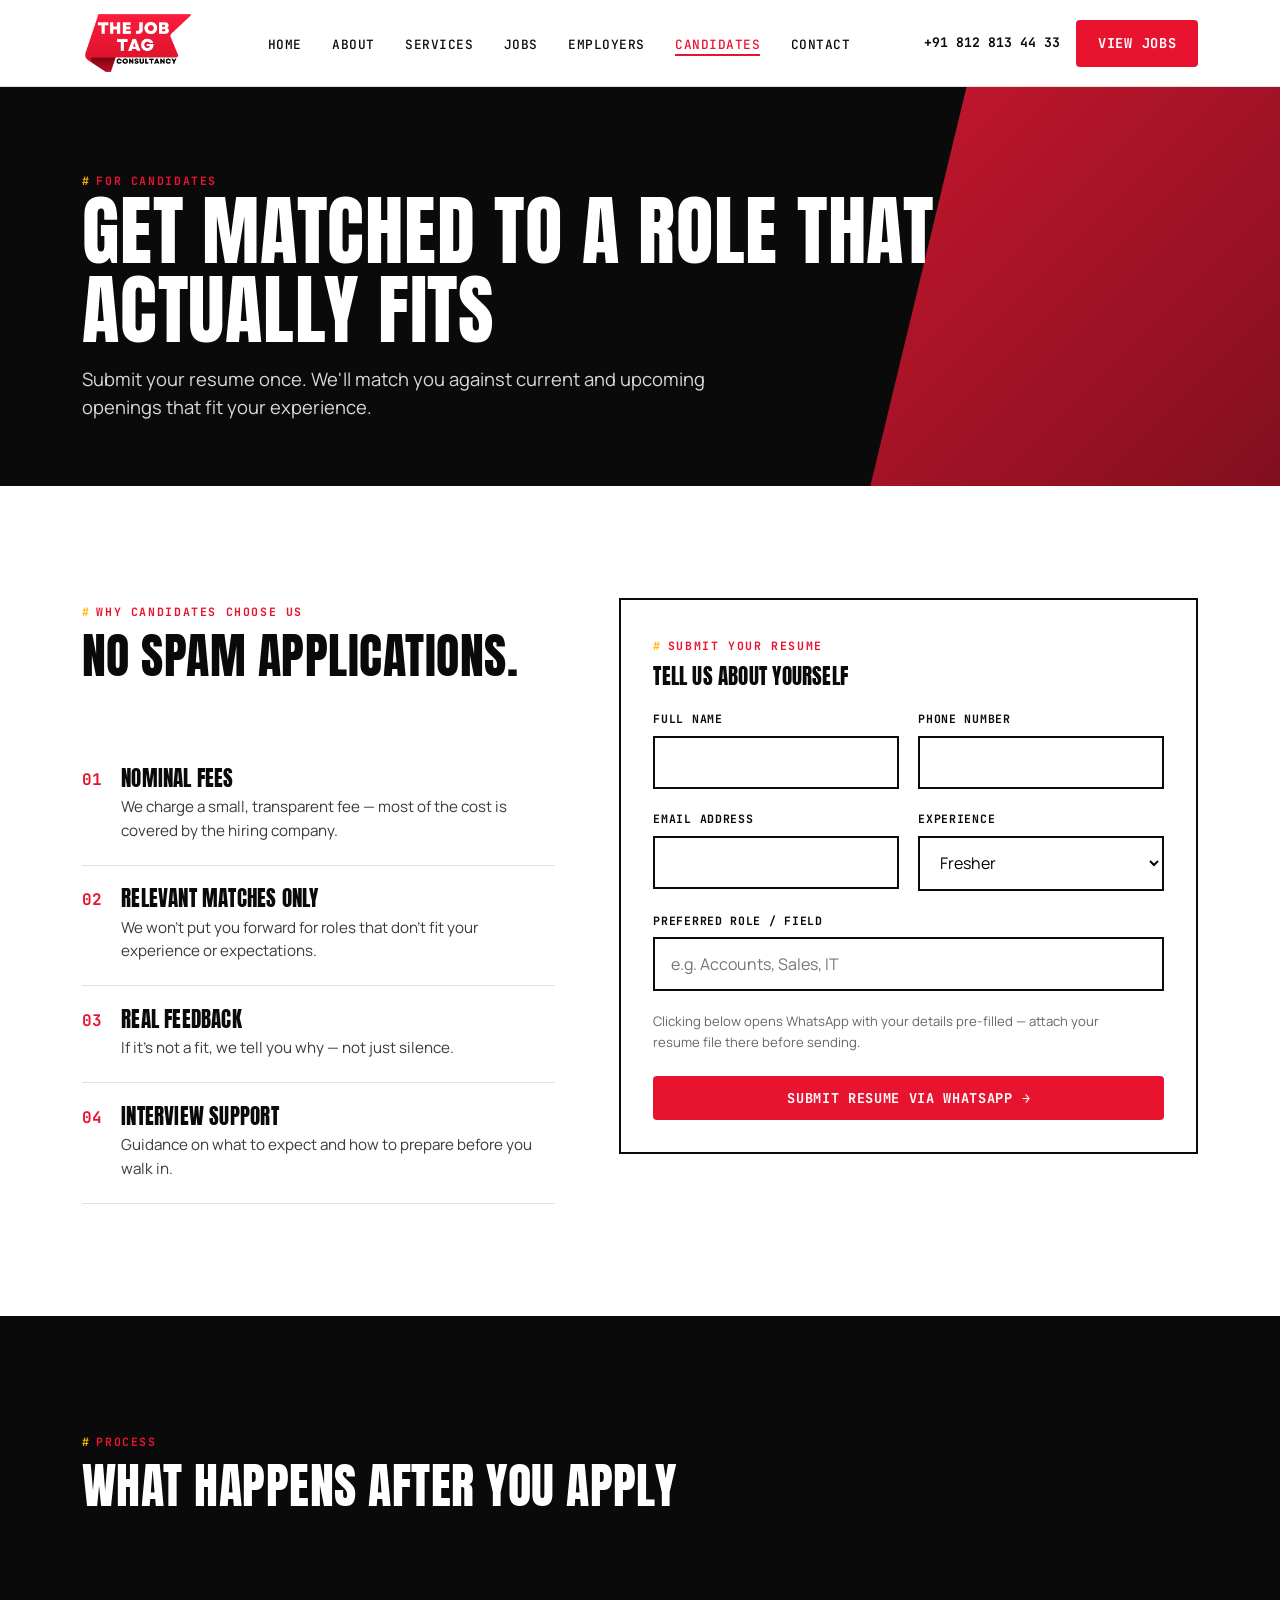
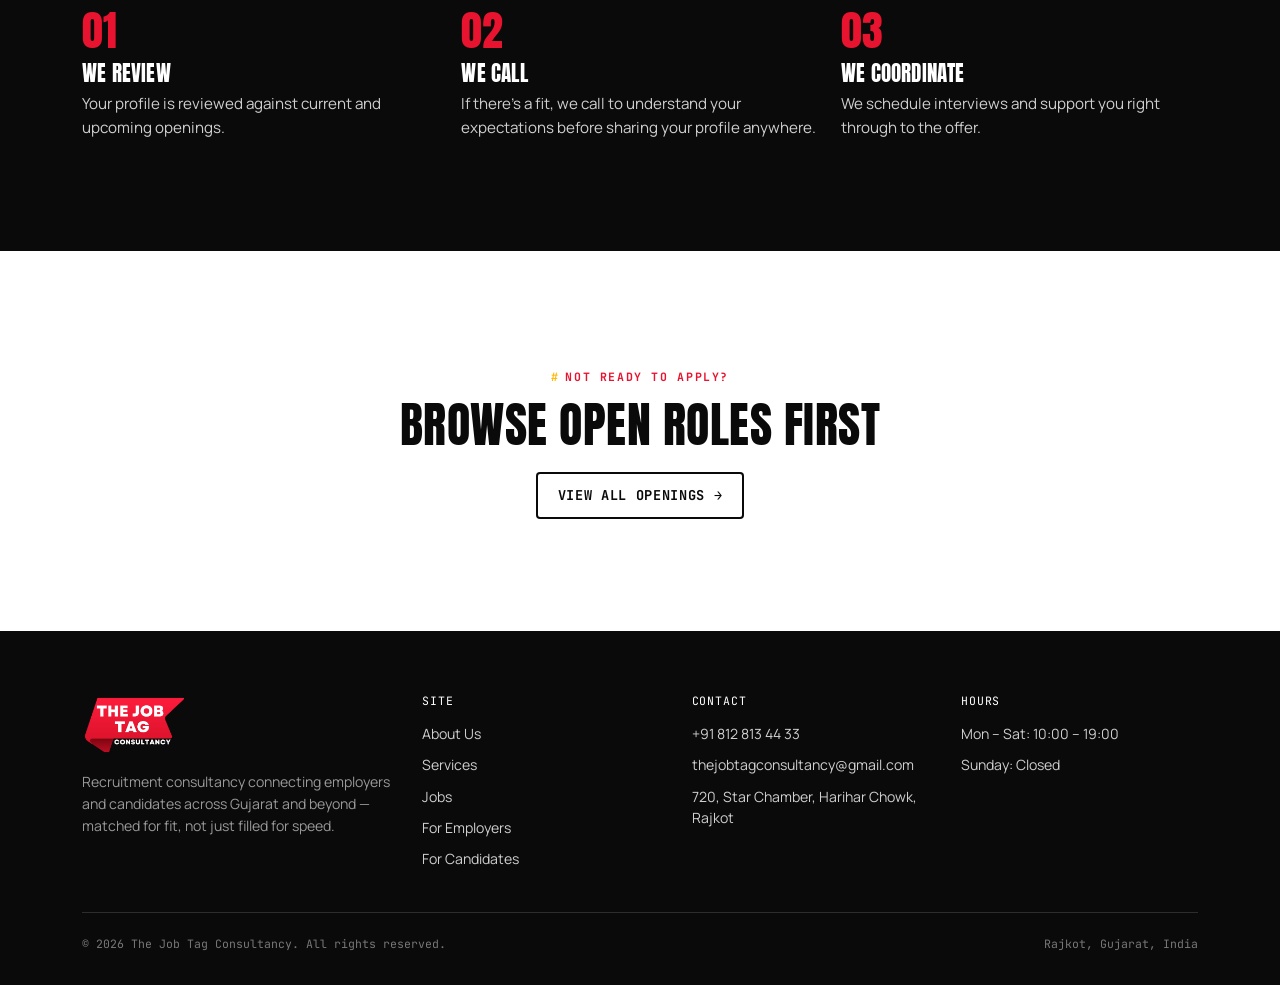
<file: candidates.html>
<!DOCTYPE html>
<html lang="en">
<head>
<meta charset="UTF-8">
<meta name="viewport" content="width=device-width, initial-scale=1.0">
<title>For Candidates — The Job Tag Consultancy</title>
<meta name="description" content="Submit your resume to The Job Tag Consultancy and get matched to roles that fit your experience.">
<link rel="canonical" href="https://thejobtag.com/candidates.html">
<meta property="og:type" content="website">
<meta property="og:title" content="For Candidates — The Job Tag Consultancy">
<meta property="og:description" content="Submit your resume to The Job Tag Consultancy and get matched to roles that fit your experience.">
<meta property="og:url" content="https://thejobtag.com/candidates.html">
<meta property="og:image" content="https://thejobtag.com/images/logo.png">
<meta property="og:site_name" content="The Job Tag Consultancy">
<meta property="og:locale" content="en_IN">
<meta name="twitter:card" content="summary_large_image">
<meta name="twitter:title" content="For Candidates — The Job Tag Consultancy">
<meta name="twitter:description" content="Submit your resume to The Job Tag Consultancy and get matched to roles that fit your experience.">
<meta name="twitter:image" content="https://thejobtag.com/images/logo.png">
<meta name="theme-color" content="#e8142f">
<script type="application/ld+json">
{
  "@context": "https://schema.org",
  "@type": "EmploymentAgency",
  "name": "The Job Tag Consultancy",
  "url": "https://thejobtag.com/",
  "logo": "https://thejobtag.com/images/logo.png",
  "image": "https://thejobtag.com/images/logo.png",
  "description": "Recruitment consultancy connecting employers and candidates across Gujarat and beyond, offering permanent staffing, contract staffing, executive search and HR advisory services.",
  "telephone": "+91-8128134433",
  "email": "thejobtagconsultancy@gmail.com",
  "address": {
    "@type": "PostalAddress",
    "streetAddress": "720, Star Chamber, Harihar Chowk",
    "addressLocality": "Rajkot",
    "addressRegion": "Gujarat",
    "postalCode": "360001",
    "addressCountry": "IN"
  },
  "openingHoursSpecification": {
    "@type": "OpeningHoursSpecification",
    "dayOfWeek": ["Monday","Tuesday","Wednesday","Thursday","Friday","Saturday"],
    "opens": "10:00",
    "closes": "19:00"
  },
  "areaServed": ["Rajkot","Gujarat","India"],
  "sameAs": []
}
</script>
<link rel="icon" href="[data-uri]">
<style>
/* ==========================================================================
   THE JOB TAG CONSULTANCY — Design System
   Clean, bold, flat geometry — simple rectangles and rounded corners.
   ========================================================================== */

@import url('https://fonts.googleapis.com/css2?family=Anton&family=Manrope:wght@400;500;600;700;800&family=JetBrains+Mono:wght@500;700&display=swap');

:root{
  /* --- color: pulled from the logo --- */
  --ink:        #0a0a0a;
  --ink-soft:   #1c1c1c;
  --paper:      #ffffff;
  --paper-mist: #f2f2f0;
  --red:        #e8142f;
  --red-bright: #fa1b3b;
  --red-deep:   #7a0d1a;
  --gold:       #ffb800;
  --line:       rgba(10,10,10,0.12);
  --line-on-ink:rgba(255,255,255,0.14);

  /* --- type --- */
  --display: 'Anton', sans-serif;
  --body:    'Manrope', sans-serif;
  --mono:    'JetBrains Mono', monospace;

  /* --- scale --- */
  --gap-xs: .5rem;
  --gap-sm: 1rem;
  --gap-md: 2rem;
  --gap-lg: 4rem;
  --gap-xl: 7rem;
  --radius: 4px;
}

*{ box-sizing:border-box; margin:0; padding:0; }
html{ scroll-behavior:smooth; overflow-x:hidden; }
@media (prefers-reduced-motion: reduce){
  html{ scroll-behavior:auto; }
  *{ animation-duration:0.001ms !important; animation-iteration-count:1 !important; transition-duration:0.001ms !important; }
}

body{
  font-family:var(--body);
  color:var(--ink);
  background:var(--paper);
  line-height:1.55;
  -webkit-font-smoothing:antialiased;
  overflow-x:hidden;
}

img{ max-width:100%; display:block; }
a{ color:inherit; text-decoration:none; }
ul{ list-style:none; }
button{ font-family:inherit; cursor:pointer; border:none; background:none; }
input, textarea, select{ font-family:inherit; font-size:1rem; }

:focus-visible{
  outline:3px solid var(--gold);
  outline-offset:2px;
}

.wrap{
  max-width:1180px;
  margin-inline:auto;
  padding-inline: var(--gap-md);
}
@media (max-width:640px){ .wrap{ padding-inline: var(--gap-sm); } }

.eyebrow{
  font-family:var(--mono);
  font-weight:700;
  font-size:.72rem;
  letter-spacing:.14em;
  text-transform:uppercase;
  color:var(--red);
  display:inline-flex;
  align-items:center;
  gap:.5em;
}
.eyebrow::before{
  content:"#";
  color:var(--gold);
}

h1,h2,h3,h4{
  font-family:var(--display);
  text-transform:uppercase;
  letter-spacing:.01em;
  line-height:1.02;
  font-weight:400;
}
h1{ font-size:clamp(2.6rem, 6vw, 5.2rem); }
h2{ font-size:clamp(2rem, 4vw, 3rem); }
h3{ font-size:1.3rem; }
p{ max-width:60ch; }
.lede{ font-size:1.15rem; color:#333; }

/* ==========================================================================
   BUTTONS & CARDS — simple, flat geometry (no notch shapes)
   ========================================================================== */

.btn{
  display:inline-flex;
  align-items:center;
  gap:.6em;
  font-family:var(--mono);
  font-weight:700;
  font-size:.85rem;
  letter-spacing:.05em;
  text-transform:uppercase;
  padding: .95em 1.6em;
  border-radius: var(--radius);
  transition: transform .15s ease, background .15s ease, color .15s ease;
  white-space:nowrap;
}
.btn:hover{ transform: translate(2px,-2px); }
.btn-primary{ background:var(--red); color:var(--paper); }
.btn-primary:hover{ background:var(--red-bright); }
.btn-dark{ background:var(--ink); color:var(--paper); }
.btn-dark:hover{ background:var(--ink-soft); }
.btn-ghost{ background:transparent; color:var(--ink); box-shadow: inset 0 0 0 2px var(--ink); }
.btn-ghost:hover{ background:var(--ink); color:var(--paper); }
.btn-ghost-light{ background:transparent; color:var(--paper); box-shadow: inset 0 0 0 2px var(--paper); }
.btn-ghost-light:hover{ background:var(--paper); color:var(--ink); }
.btn-arrow{ font-size:1.05em; transform:translateY(-1px); }

/* simple bordered info card, used for services */
.info-card{
  position:relative;
  background:var(--paper);
  border:2px solid var(--ink);
  border-radius: var(--radius);
  padding: 1.6rem 1.5rem;
}

/* ==========================================================================
   HEADER
   ========================================================================== */
.site-header{
  position:sticky; top:0; z-index:100;
  background:rgba(255,255,255,.92);
  backdrop-filter:saturate(160%) blur(10px);
  border-bottom:1px solid var(--line);
}
.header-row{
  display:flex; align-items:center; justify-content:space-between;
  gap: var(--gap-md);
  padding-block: .7rem;
}
.brand{ display:flex; align-items:center; gap:.6rem; }
.brand img{ height:64px; width:auto; }

.nav-toggle{
  display:none;
  width:40px; height:40px;
  position:relative;
  flex-shrink:0;
}
.nav-toggle span{
  position:absolute; left:8px; right:8px; height:2px; background:var(--ink);
  transition:transform .2s ease, opacity .2s ease;
}
.nav-toggle span:nth-child(1){ top:13px; }
.nav-toggle span:nth-child(2){ top:19px; }
.nav-toggle span:nth-child(3){ top:25px; }
.nav-toggle.is-open span:nth-child(1){ transform:translateY(6px) rotate(45deg); }
.nav-toggle.is-open span:nth-child(2){ opacity:0; }
.nav-toggle.is-open span:nth-child(3){ transform:translateY(-6px) rotate(-45deg); }

.main-nav ul{ display:flex; align-items:center; gap:1.9rem; }
.main-nav a{
  font-family:var(--mono);
  font-size:.8rem;
  font-weight:500;
  letter-spacing:.04em;
  text-transform:uppercase;
  padding-bottom:3px;
  position:relative;
}
.main-nav a::after{
  content:""; position:absolute; left:0; bottom:0; height:2px; width:0;
  background:var(--red); transition:width .2s ease;
}
.main-nav a:hover::after, .main-nav a[aria-current="page"]::after{ width:100%; }
.main-nav a[aria-current="page"]{ color:var(--red); }
.header-cta{ display:flex; align-items:center; gap:1rem; }
.header-phone{ font-family:var(--mono); font-size:.82rem; font-weight:700; display:none; }

@media (max-width: 900px){
  .nav-toggle{ display:block; }
  .header-phone{ display:none !important; }
  .main-nav{
    position:fixed; inset:64px 0 0 0;
    background:var(--paper);
    transform:translateX(100%);
    transition:transform .25s ease;
    padding: var(--gap-md);
    overflow-y:auto;
  }
  .main-nav.is-open{ transform:translateX(0); }
  .main-nav ul{ flex-direction:column; align-items:flex-start; gap:0; }
  .main-nav li{ width:100%; border-bottom:1px solid var(--line); }
  .main-nav a{ display:block; padding:1.1rem 0; font-size:1rem; }
  .header-cta .btn span.long{ display:none; }
}
@media (min-width:901px){
  .header-phone{ display:inline-flex; }
}

/* ==========================================================================
   HERO
   ========================================================================== */
.hero{
  background:var(--ink);
  color:var(--paper);
  position:relative;
  overflow:hidden;
  padding-block: var(--gap-xl) var(--gap-lg);
}
.hero::before{
  /* diagonal red sweep */
  content:"";
  position:absolute;
  top:-10%; right:-18%;
  width:70%; height:130%;
  background: linear-gradient(135deg, var(--red-bright), var(--red) 55%, var(--red-deep));
  clip-path: polygon(30% 0, 100% 0, 100% 100%, 0% 100%);
  opacity:.9;
}
.hero-grid{
  position:relative; z-index:2;
  display:grid;
  grid-template-columns: 1.1fr .9fr;
  gap: var(--gap-lg);
  align-items:stretch;
}
.hero h1{ margin-block: .9rem 1.1rem; }
.hero h1 em{ font-style:normal; color:var(--gold); }
.hero p.lede{ color:#e7e7e7; margin-bottom:2rem; }
.hero-actions{ display:flex; gap:1rem; flex-wrap:wrap; margin-bottom: var(--gap-lg); }

.stat-chips{ display:flex; gap:1rem; flex-wrap:wrap; }
.stat-chip{
  background:rgba(255,255,255,.06);
  border:1px solid var(--line-on-ink);
  padding: .9rem 1.4rem .9rem 1rem;
}
.stat-chip b{ font-family:var(--display); font-size:1.7rem; display:block; color:var(--gold); }
.stat-chip span{ font-family:var(--mono); font-size:.68rem; text-transform:uppercase; letter-spacing:.08em; color:#cfcfcf; }

/* hero side panel: trust / transparency / budget-friendly bands */
.value-stack{
  position:relative;
  display:flex;
  flex-direction:column;
  height:100%;
  width:100%;
  justify-content:center;
}
.value-medal{
  flex:1;
  display:flex;
  flex-direction:row;
  align-items:center;
  gap:1.4rem;
  width:100%;
  border-bottom:1px dashed rgba(255,255,255,.35);
  opacity:0;
  animation: medal-in .75s cubic-bezier(.22,1,.36,1) forwards;
}
.value-medal:last-child{ border-bottom:none; }
.value-medal:nth-child(1){ animation-delay:.15s; }
.value-medal:nth-child(2){ animation-delay:.4s; }
.value-medal:nth-child(3){ animation-delay:.65s; }

.medal-circle-wrap{ position:relative; width:88px; height:88px; flex-shrink:0; }
.medal-ring{
  position:absolute;
  inset:-10px;
  border:2px dashed rgba(255,255,255,.55);
  border-radius:50%;
  animation: medal-spin 16s linear infinite;
}
.value-medal.is-gold .medal-ring{ border-color:rgba(10,10,10,.35); }

.medal-circle{
  position:relative;
  width:88px; height:88px;
  border-radius:50%;
  display:flex; align-items:center; justify-content:center;
  background:var(--paper);
  box-shadow:0 10px 22px rgba(0,0,0,.4);
  transition: transform .3s cubic-bezier(.22,1,.36,1);
}
.medal-circle svg{
  width:36px; height:36px; color:var(--red);
  animation: icon-pulse 2.6s ease-in-out infinite;
  transform-origin:center;
}
.value-medal.is-gold .medal-circle{ background:var(--gold); }
.value-medal.is-gold .medal-circle svg{ color:var(--ink); }
.value-medal.is-dark .medal-circle{ background:var(--ink); }
.value-medal.is-dark .medal-circle svg{ color:var(--gold); }

.value-medal:nth-child(1) .medal-circle svg{ animation-delay:1.1s; }
.value-medal:nth-child(2) .medal-circle svg{ animation-delay:1.4s; }
.value-medal:nth-child(3) .medal-circle svg{ animation-delay:1.7s; }

.value-medal:hover .medal-circle{ transform: translateX(6px) scale(1.06); }

.medal-label{
  font-family:var(--mono); font-weight:700; text-transform:uppercase;
  letter-spacing:.04em; font-size:1.15rem; color:var(--paper); text-align:left;
  line-height:1.25;
}

@keyframes medal-in{
  from{ opacity:0; transform:translateY(28px) scale(.85); }
  to{ opacity:1; transform:translateY(0) scale(1); }
}
@keyframes medal-spin{
  from{ transform:rotate(0deg); }
  to{ transform:rotate(360deg); }
}
@keyframes icon-pulse{
  0%, 100%{ transform:scale(1) rotate(0deg); }
  50%{ transform:scale(1.2) rotate(-4deg); }
}

@media (max-width:900px){
  .hero-grid{ grid-template-columns:1fr; }
  .hero::before{ opacity:.5; }
  .value-stack{ height:auto; margin-top:2rem; gap:0; }
  .value-medal{ flex:none; padding-block:1.1rem; }
}
@media (max-width:480px){
  .medal-circle-wrap{ width:72px; height:72px; }
  .medal-circle{ width:72px; height:72px; }
  .medal-circle svg{ width:30px; height:30px; }
  .medal-label{ font-size:1rem; }
}

/* ==========================================================================
   SECTION HELPERS
   ========================================================================== */
.section{ padding-block: var(--gap-xl); }
.section-dark{ background:var(--ink); color:var(--paper); }
.section-mist{ background:var(--paper-mist); }
.section-head{ max-width:640px; margin-bottom: var(--gap-lg); }
.section-head h2{ margin-top:.6rem; }
.section-head p{ margin-top:1rem; color:#444; }
.section-dark .section-head p{ color:#cfcfcf; }

/* ==========================================================================
   GRIDS: services / cards
   ========================================================================== */
.card-grid{ display:grid; grid-template-columns:repeat(4,1fr); gap:1.4rem; }
@media (max-width:980px){ .card-grid{ grid-template-columns:repeat(2,1fr); } }
@media (max-width:560px){ .card-grid{ grid-template-columns:1fr; } }

.service-card{
  background:var(--paper);
  border:2px solid var(--ink);
  padding: 1.8rem 1.5rem;
  transition: transform .18s ease, box-shadow .18s ease;
}
.service-card:hover{ transform:translate(-3px,-3px); box-shadow:5px 5px 0 var(--red); }
.service-card .num{ font-family:var(--mono); color:var(--red); font-weight:700; font-size:.78rem; letter-spacing:.06em; }
.service-card h3{ margin:.7rem 0 .6rem; }
.service-card p{ font-size:.94rem; color:#3b3b3b; }

/* ==========================================================================
   JOB LISTINGS
   ========================================================================== */
.filter-bar{
  display:flex; flex-wrap:wrap; gap:.6rem;
  margin-bottom: var(--gap-lg);
}
.filter-btn{
  font-family:var(--mono); font-size:.78rem; text-transform:uppercase; letter-spacing:.05em;
  padding:.6rem 1.1rem; border:2px solid var(--ink); background:var(--paper); font-weight:700;
  transition:background .15s ease, color .15s ease;
}
.filter-btn:hover{ background:var(--ink); color:var(--paper); }
.filter-btn.is-active{ background:var(--red); border-color:var(--red); color:var(--paper); }

.job-list{ display:flex; flex-direction:column; gap:1.1rem; }
.job-item{
  position:relative;
  display:grid;
  grid-template-columns: 1fr auto auto auto auto;
  align-items:center;
  gap:1.4rem;
  background:var(--paper);
  border:2px solid var(--ink);
  border-radius: var(--radius);
  padding: 1.3rem 1.6rem;
  color:inherit;
  text-decoration:none;
  cursor:pointer;
}
.job-item:hover{ border-color:var(--red); }
.job-item h3{ font-family:var(--body); font-weight:800; text-transform:none; font-size:1.08rem; }
.job-item .meta{ font-family:var(--mono); font-size:.76rem; color:#555; margin-top:.35rem; text-transform:uppercase; letter-spacing:.03em; }
.job-item .badge{
  font-family:var(--mono); font-size:.68rem; font-weight:700; text-transform:uppercase; letter-spacing:.06em;
  padding:.35rem .7rem; border:1px solid var(--ink);
}
.job-item .badge.urgent{ background:var(--gold); border-color:var(--gold); }
.job-item .badge.remote{ background:var(--paper-mist); }
.job-item .salary{ font-family:var(--mono); font-weight:700; font-size:.85rem; white-space:nowrap; }
.job-item .apply-btn{ padding:.6em 1.2em; font-size:.75rem; }

@media (max-width:760px){
  .job-item{ grid-template-columns:1fr; gap:.6rem; padding: 1.4rem 1.2rem; }
  .job-item .salary{ order:3; }
  .job-item .apply-btn{ order:4; width:100%; justify-content:center; }
}

/* ==========================================================================
   PROCESS / STEPS
   ========================================================================== */
.steps{ display:grid; grid-template-columns:repeat(3,1fr); gap:1.4rem; }
@media (max-width:840px){ .steps{ grid-template-columns:1fr; } }
.step{ position:relative; padding-top:2.2rem; }
.step .step-no{
  font-family:var(--display); font-size:2.6rem; color:var(--red); line-height:1;
}
.step h3{ margin:.5rem 0 .5rem; }
.step p{ color:#3b3b3b; font-size:.95rem; }
.section-dark .step p{ color:#cfcfcf; }

/* ==========================================================================
   TESTIMONIALS
   ========================================================================== */
.quote-row{
  overflow:hidden;
  width:100%;
  -webkit-mask-image: linear-gradient(90deg, transparent, black 6%, black 94%, transparent);
  mask-image: linear-gradient(90deg, transparent, black 6%, black 94%, transparent);
}
.quote-track{
  display:flex;
  gap:1.3rem;
  width:max-content;
  animation: marquee-left 32s linear infinite;
}
.quote-row:hover .quote-track{ animation-play-state:paused; }
.quote-card{
  flex:0 0 340px;
  background:var(--paper); padding:1.6rem; border-left:4px solid var(--red);
}
.quote-card p{ font-size:.98rem; color:#333; }
.quote-card cite{ display:block; margin-top:1rem; font-family:var(--mono); font-style:normal; font-size:.75rem; text-transform:uppercase; letter-spacing:.05em; color:var(--red); }

@keyframes marquee-left{
  from{ transform:translateX(0); }
  to{ transform:translateX(-50%); }
}
@media (max-width:640px){
  .quote-card{ flex:0 0 280px; }
}

/* ==========================================================================
   FORMS
   ========================================================================== */
.form-panel{
  background:var(--paper);
  border:2px solid var(--ink);
  padding: var(--gap-md);
}
.field{ margin-bottom:1.3rem; }
.field label{
  display:block; font-family:var(--mono); font-size:.72rem; text-transform:uppercase;
  letter-spacing:.06em; margin-bottom:.5rem; font-weight:700;
}
.field input, .field textarea, .field select{
  width:100%; padding:.85rem 1rem; border:2px solid var(--ink); background:var(--paper); border-radius:0;
}
.field input:focus, .field textarea:focus, .field select:focus{ border-color:var(--red); }
.field-row{ display:grid; grid-template-columns:1fr 1fr; gap:1.2rem; }
@media (max-width:600px){ .field-row{ grid-template-columns:1fr; } }
.file-drop{
  border:2px dashed var(--line); padding:1.6rem; text-align:center; font-family:var(--mono); font-size:.82rem; color:#555;
}
.form-note{ font-size:.82rem; color:#666; margin-top:1rem; }
.form-success{
  display:none; background:var(--ink); color:var(--paper); padding:1.2rem 1.4rem; margin-top:1rem; font-family:var(--mono); font-size:.85rem;
}
.form-success.is-visible{ display:block; }

/* two column layout used on employers/candidates/contact */
.split{ display:grid; grid-template-columns: .9fr 1.1fr; gap: var(--gap-lg); align-items:start; }
@media (max-width:900px){ .split{ grid-template-columns:1fr; } }

/* ==========================================================================
   VALUE / ABOUT LISTS
   ========================================================================== */
.value-list{ display:flex; flex-direction:column; }
.value-row{ display:flex; gap:1.2rem; padding:1.4rem 0; border-bottom:1px solid var(--line); }
.section-dark .value-row{ border-color:var(--line-on-ink); }
.value-row .mark{ font-family:var(--mono); color:var(--red); font-weight:700; }
.value-row h3{ margin-bottom:.4rem; }
.value-row p{ color:#3b3b3b; font-size:.95rem; }
.section-dark .value-row p{ color:#cfcfcf; }

/* stat band */
.stat-band{
  display:grid; grid-template-columns:repeat(4,1fr); gap:1px; background:var(--line-on-ink);
  border-top:1px solid var(--line-on-ink); border-bottom:1px solid var(--line-on-ink);
}
.stat-band div{ background:var(--ink); padding:2rem 1rem; text-align:center; }
.stat-band b{ font-family:var(--display); font-size:2.4rem; color:var(--gold); display:block; }
.stat-band span{ font-family:var(--mono); font-size:.7rem; text-transform:uppercase; letter-spacing:.06em; color:#cfcfcf; }
@media (max-width:700px){ .stat-band{ grid-template-columns:repeat(2,1fr); } }

/* ==========================================================================
   FAQ ACCORDION
   ========================================================================== */
.faq-list{ display:flex; flex-direction:column; gap:.9rem; max-width:820px; }
.faq-item{
  background:var(--paper);
  border:2px solid var(--ink);
  border-radius:var(--radius);
  padding:0;
  overflow:hidden;
}
.faq-item summary{
  list-style:none;
  cursor:pointer;
  padding:1.2rem 1.5rem;
  font-family:var(--body);
  font-weight:700;
  font-size:1rem;
  display:flex;
  align-items:center;
  justify-content:space-between;
  gap:1rem;
}
.faq-item summary::-webkit-details-marker{ display:none; }
.faq-item summary::after{
  content:"+";
  font-family:var(--display);
  font-size:1.4rem;
  color:var(--red);
  flex-shrink:0;
  transition:transform .25s ease;
}
.faq-item[open] summary::after{ transform:rotate(45deg); }
.faq-item p{
  padding:0 1.5rem 1.3rem;
  color:#3b3b3b;
  font-size:.95rem;
  max-width:none;
}
.faq-item:hover{ border-color:var(--red); }

/* CTA band */
.cta-band{
  background:var(--red);
  color:var(--paper);
  padding-block: var(--gap-lg);
  text-align:center;
}
.cta-band h2{ margin-bottom:1.2rem; }
.cta-band .btn-dark{ background:var(--ink); }

/* ==========================================================================
   FOOTER
   ========================================================================== */
.site-footer{ background:var(--ink); color:#cfcfcf; padding-block: var(--gap-lg) var(--gap-md); }
.footer-grid{
  display:grid; grid-template-columns: 1.3fr repeat(3,1fr); gap: var(--gap-md);
  padding-bottom: var(--gap-md);
  border-bottom:1px solid var(--line-on-ink);
}
@media (max-width:800px){ .footer-grid{ grid-template-columns:1fr 1fr; } }
@media (max-width:480px){ .footer-grid{ grid-template-columns:1fr; } }
.footer-brand img{ height:60px; margin-bottom:1rem; }
.footer-brand p{ font-size:.88rem; color:#999; }
.footer-col h4{ font-family:var(--mono); font-size:.72rem; letter-spacing:.08em; color:var(--paper); margin-bottom:1rem; text-transform:uppercase; }
.footer-col li{ margin-bottom:.6rem; font-size:.88rem; }
.footer-col a:hover{ color:var(--gold); }
.footer-bottom{ display:flex; justify-content:space-between; flex-wrap:wrap; gap:.6rem; padding-top:1.4rem; font-family:var(--mono); font-size:.72rem; color:#777; }

/* ==========================================================================
   PAGE HEADER (sub-pages)
   ========================================================================== */
.page-head{
  background:var(--ink); color:var(--paper);
  padding-block: calc(var(--gap-lg) + 1rem) var(--gap-lg);
  position:relative; overflow:hidden;
}
.page-head::before{
  content:""; position:absolute; top:-40%; right:-10%; width:45%; height:180%;
  background:linear-gradient(135deg, var(--red-bright), var(--red-deep));
  clip-path: polygon(30% 0, 100% 0, 100% 100%, 0 100%);
  opacity:.85;
}
.page-head .wrap{ position:relative; z-index:2; }
.page-head p{ color:#d8d8d8; margin-top:1rem; }

/* reveal-on-scroll */
.reveal{ opacity:0; transform:translateY(16px); transition:opacity .5s ease, transform .5s ease; }
.reveal.is-visible{ opacity:1; transform:none; }

/* utility */
.mt-lg{ margin-top:var(--gap-lg); }
.center{ text-align:center; margin-inline:auto; }
.text-red{ color:var(--red); }

</style>
</head>
<body>

<header class="site-header">
  <div class="wrap header-row">
    <a href="index.html" class="brand">
      <img src="[data-uri]" alt="The Job Tag Consultancy logo">
    </a>
    <nav class="main-nav" id="main-nav">
      <ul>
        <li><a href="index.html">Home</a></li>
        <li><a href="about.html">About</a></li>
        <li><a href="services.html">Services</a></li>
        <li><a href="jobs.html">Jobs</a></li>
        <li><a href="employers.html">Employers</a></li>
        <li><a href="candidates.html" aria-current="page">Candidates</a></li>
        <li><a href="contact.html">Contact</a></li>
      </ul>
    </nav>
    <div class="header-cta">
      <a href="tel:+918128134433" class="header-phone">+91 812 813 44 33</a>
      <a href="jobs.html" class="btn btn-primary">View Jobs</a>
      <button class="nav-toggle" aria-label="Toggle menu" aria-expanded="false">
        <span></span><span></span><span></span>
      </button>
    </div>
  </div>
</header>

<main>

  <section class="page-head">
    <div class="wrap">
      <span class="eyebrow">For Candidates</span>
      <h1>Get matched to a role that actually fits</h1>
      <p class="lede">Submit your resume once. We'll match you against current and upcoming openings that fit your experience.</p>
    </div>
  </section>

  <section class="section">
    <div class="wrap split">
      <div class="reveal">
        <span class="eyebrow">Why Candidates Choose Us</span>
        <h2 style="margin-top:.6rem;">No spam applications.</h2>
        <div class="value-list mt-lg">
          <div class="value-row">
            <span class="mark">01</span>
            <div>
              <h3>Nominal Fees</h3>
              <p>We charge a small, transparent fee — most of the cost is covered by the hiring company.</p>
            </div>
          </div>
          <div class="value-row">
            <span class="mark">02</span>
            <div>
              <h3>Relevant matches only</h3>
              <p>We won't put you forward for roles that don't fit your experience or expectations.</p>
            </div>
          </div>
          <div class="value-row">
            <span class="mark">03</span>
            <div>
              <h3>Real feedback</h3>
              <p>If it's not a fit, we tell you why — not just silence.</p>
            </div>
          </div>
          <div class="value-row">
            <span class="mark">04</span>
            <div>
              <h3>Interview support</h3>
              <p>Guidance on what to expect and how to prepare before you walk in.</p>
            </div>
          </div>
        </div>
      </div>

      <div class="reveal">
        <div class="form-panel">
          <span class="eyebrow">Submit Your Resume</span>
          <h3 style="margin-top:.6rem; margin-bottom:1.4rem;">Tell us about yourself</h3>
          <form data-whatsapp-form="candidate">
            <div class="field-row">
              <div class="field">
                <label for="c-name">Full Name</label>
                <input type="text" id="c-name" name="c-name" required>
              </div>
              <div class="field">
                <label for="c-phone">Phone Number</label>
                <input type="tel" id="c-phone" name="c-phone" required>
              </div>
            </div>
            <div class="field-row">
              <div class="field">
                <label for="c-email">Email Address</label>
                <input type="email" id="c-email" name="c-email" required>
              </div>
              <div class="field">
                <label for="c-exp">Experience</label>
                <select id="c-exp" name="c-exp">
                  <option>Fresher</option>
                  <option>1&ndash;3 years</option>
                  <option>3&ndash;6 years</option>
                  <option>6+ years</option>
                </select>
              </div>
            </div>
            <div class="field">
              <label for="c-role">Preferred Role / Field</label>
              <input type="text" id="c-role" name="c-role" placeholder="e.g. Accounts, Sales, IT">
            </div>
            <p class="form-note" style="margin-top:0; margin-bottom:1rem;">Clicking below opens WhatsApp with your details pre-filled — attach your resume file there before sending.</p>
            <button type="submit" class="btn btn-primary" style="width:100%; justify-content:center; margin-top:.5rem;">Submit Resume via WhatsApp &rarr;</button>
          </form>
          <div class="form-success">Opening WhatsApp&hellip; please attach your resume file in the chat before sending. You can also email it directly to <a href="mailto:thejobtagconsultancy@gmail.com" style="text-decoration:underline;">thejobtagconsultancy@gmail.com</a>.</div>
        </div>
      </div>
    </div>
  </section>

  <section class="section section-dark">
    <div class="wrap">
      <div class="section-head reveal">
        <span class="eyebrow">Process</span>
        <h2>What happens after you apply</h2>
      </div>
      <div class="steps">
        <div class="step reveal">
          <span class="step-no">01</span>
          <h3>We Review</h3>
          <p>Your profile is reviewed against current and upcoming openings.</p>
        </div>
        <div class="step reveal">
          <span class="step-no">02</span>
          <h3>We Call</h3>
          <p>If there's a fit, we call to understand your expectations before sharing your profile anywhere.</p>
        </div>
        <div class="step reveal">
          <span class="step-no">03</span>
          <h3>We Coordinate</h3>
          <p>We schedule interviews and support you right through to the offer.</p>
        </div>
      </div>
    </div>
  </section>

  <section class="section">
    <div class="wrap center">
      <span class="eyebrow">Not Ready To Apply?</span>
      <h2 class="mt-lg" style="margin-top:.8rem;">Browse open roles first</h2>
      <a href="jobs.html" class="btn btn-ghost mt-lg" style="margin-top:1.4rem; display:inline-flex;">View All Openings &rarr;</a>
    </div>
  </section>

</main>

<footer class="site-footer">
  <div class="wrap">
    <div class="footer-grid">
      <div class="footer-brand">
        <img src="[data-uri]" alt="The Job Tag Consultancy logo">
        <p>Recruitment consultancy connecting employers and candidates across Gujarat and beyond — matched for fit, not just filled for speed.</p>
      </div>
      <div class="footer-col">
        <h4>Site</h4>
        <ul>
          <li><a href="about.html">About Us</a></li>
          <li><a href="services.html">Services</a></li>
          <li><a href="jobs.html">Jobs</a></li>
          <li><a href="employers.html">For Employers</a></li>
          <li><a href="candidates.html">For Candidates</a></li>
        </ul>
      </div>
      <div class="footer-col">
        <h4>Contact</h4>
        <ul>
          <li><a href="tel:+918128134433">+91 812 813 44 33</a></li>
          <li><a href="mailto:thejobtagconsultancy@gmail.com">thejobtagconsultancy@gmail.com</a></li>
          <li>720, Star Chamber, Harihar Chowk, Rajkot</li>
        </ul>
      </div>
      <div class="footer-col">
        <h4>Hours</h4>
        <ul>
          <li>Mon &ndash; Sat: 10:00 &ndash; 19:00</li>
          <li>Sunday: Closed</li>
        </ul>
      </div>
    </div>
    <div class="footer-bottom">
      <span>&copy; <span id="year"></span> The Job Tag Consultancy. All rights reserved.</span>
      <span>Rajkot, Gujarat, India</span>
    </div>
  </div>
</footer>

<script>
// THE JOB TAG CONSULTANCY — shared behaviour

/* ==========================================================================
   CONFIG — paste your published Google Sheet CSV link here
   ========================================================================== */
const JOBS_SHEET_CSV_URL = "https://docs.google.com/spreadsheets/d/e/2PACX-1vTsB_3FTdwl0iBE44T-8Z_h48IYlQq8fQp4XjHvm9A55qdJeWnlAG2sE9Jy3cv4SCs3kohdIdNHr58q/pub?gid=2133062683&single=true&output=csv";
const TESTIMONIALS_SHEET_CSV_URL = "https://docs.google.com/spreadsheets/d/e/2PACX-1vSpLhTW-g3u-vRIKu74rPPMOY3GQh2B3WUMBATJP4Ylx2SdZFCjCp_ZDxeiQ9iZxbF_emzlY3Y1De09/pub?output=csv";
const WHATSAPP_NUMBER = "918128134433";

document.addEventListener('DOMContentLoaded', () => {

  /* mobile nav toggle */
  const toggle = document.querySelector('.nav-toggle');
  const nav = document.querySelector('.main-nav');
  if (toggle && nav) {
    toggle.addEventListener('click', () => {
      const open = nav.classList.toggle('is-open');
      toggle.classList.toggle('is-open', open);
      toggle.setAttribute('aria-expanded', open ? 'true' : 'false');
    });
    nav.querySelectorAll('a').forEach(a => a.addEventListener('click', () => {
      nav.classList.remove('is-open');
      toggle.classList.remove('is-open');
    }));
  }

  /* scroll reveal (re-run after dynamic content loads too, see initRevealFor below) */
  initRevealFor(document.querySelectorAll('.reveal'));

  /* generic form -> success message (static site, no backend) */
  document.querySelectorAll('form[data-static-form]').forEach(form => {
    form.addEventListener('submit', (e) => {
      e.preventDefault();
      const success = form.parentElement.querySelector('.form-success') || form.querySelector('.form-success');
      if (success) {
        success.classList.add('is-visible');
        success.scrollIntoView({ behavior: 'smooth', block: 'nearest' });
      }
      form.reset();
    });
  });

  /* forms that submit via WhatsApp instead of a fake success message */
  document.querySelectorAll('form[data-whatsapp-form]').forEach(form => {
    form.addEventListener('submit', (e) => {
      e.preventDefault();
      const type = form.dataset.whatsappForm;
      let waLink;
      if (type === 'candidate') waLink = buildCandidateWhatsAppLink(form);
      else if (type === 'contact') waLink = buildContactWhatsAppLink(form);
      else waLink = buildEmployerWhatsAppLink(form);
      window.open(waLink, '_blank', 'noopener');

      const success = form.parentElement.querySelector('.form-success') || form.querySelector('.form-success');
      if (success) {
        success.classList.add('is-visible');
        success.scrollIntoView({ behavior: 'smooth', block: 'nearest' });
      }
      form.reset();
    });
  });

  /* jobs page: load listings from Google Sheet */
  loadJobsFromSheet();

  /* homepage: load a preview of the latest 6 listings */
  loadFeaturedJobsOnHome();

  /* homepage: load testimonials from Google Sheet */
  loadTestimonialsFromSheet();

});

function initRevealFor(els) {
  if ('IntersectionObserver' in window && els.length) {
    const io = new IntersectionObserver((entries) => {
      entries.forEach(entry => {
        if (entry.isIntersecting) {
          entry.target.classList.add('is-visible');
          io.unobserve(entry.target);
        }
      });
    }, { threshold: 0.15 });
    els.forEach(el => io.observe(el));
  } else {
    els.forEach(el => el.classList.add('is-visible'));
  }
}

function fieldVal(form, id) {
  const el = form.querySelector('#' + id);
  return el && el.value ? el.value.trim() : '';
}

function buildCandidateWhatsAppLink(form) {
  const name = fieldVal(form, 'c-name');
  const phone = fieldVal(form, 'c-phone');
  const email = fieldVal(form, 'c-email');
  const exp = fieldVal(form, 'c-exp');
  const role = fieldVal(form, 'c-role');

  let text = "Hi, I'd like to submit my resume to The Job Tag Consultancy.\n";
  text += "Name: " + name + "\n";
  text += "Phone: " + phone + "\n";
  text += "Email: " + email + "\n";
  if (exp) text += "Experience: " + exp + "\n";
  if (role) text += "Preferred Role: " + role + "\n";
  text += "\n(I'll attach my resume here in the chat.)";

  return "https://wa.me/" + WHATSAPP_NUMBER + "?text=" + encodeURIComponent(text);
}

function buildContactWhatsAppLink(form) {
  const name = fieldVal(form, 'ct-name');
  const phone = fieldVal(form, 'ct-phone');
  const email = fieldVal(form, 'ct-email');
  const reason = fieldVal(form, 'ct-reason');
  const message = fieldVal(form, 'ct-message');

  let text = "Hi, I'm reaching out via The Job Tag Consultancy website.\n";
  text += "Name: " + name + "\n";
  text += "Phone: " + phone + "\n";
  text += "Email: " + email + "\n";
  if (reason) text += "I am a: " + reason + "\n";
  text += "Message: " + message;

  return "https://wa.me/" + WHATSAPP_NUMBER + "?text=" + encodeURIComponent(text);
}

function buildEmployerWhatsAppLink(form) {
  const company = fieldVal(form, 'company');
  const contactName = fieldVal(form, 'contact-name');
  const phone = fieldVal(form, 'phone');
  const email = fieldVal(form, 'email');
  const role = fieldVal(form, 'role');
  const openings = fieldVal(form, 'openings');
  const details = fieldVal(form, 'details');

  let text = "Hi, I'd like to post a hiring requirement with The Job Tag Consultancy.\n";
  text += "Company: " + company + "\n";
  text += "Contact Name: " + contactName + "\n";
  text += "Phone: " + phone + "\n";
  text += "Email: " + email + "\n";
  text += "Role to Fill: " + role + "\n";
  if (openings) text += "Openings: " + openings + "\n";
  if (details) text += "Details: " + details + "\n";

  return "https://wa.me/" + WHATSAPP_NUMBER + "?text=" + encodeURIComponent(text);
}

function setupJobFilter() {
  const filterBar = document.querySelector('.filter-bar');
  const jobItems = document.querySelectorAll('.job-item');
  if (!filterBar || !jobItems.length) return;
  filterBar.addEventListener('click', (e) => {
    const btn = e.target.closest('.filter-btn');
    if (!btn) return;
    filterBar.querySelectorAll('.filter-btn').forEach(b => b.classList.remove('is-active'));
    btn.classList.add('is-active');
    const cat = btn.dataset.filter;
    jobItems.forEach(item => {
      const show = cat === 'all' || item.dataset.category === cat;
      item.style.display = show ? '' : 'none';
    });
  });
}

/* ==========================================================================
   Minimal CSV parser (handles quoted fields with commas/newlines)
   ========================================================================== */
function parseCSV(text) {
  const rows = [];
  let row = [], field = '', inQuotes = false;
  for (let i = 0; i < text.length; i++) {
    const c = text[i];
    if (inQuotes) {
      if (c === '"') {
        if (text[i + 1] === '"') { field += '"'; i++; }
        else { inQuotes = false; }
      } else {
        field += c;
      }
    } else {
      if (c === '"') { inQuotes = true; }
      else if (c === ',') { row.push(field); field = ''; }
      else if (c === '\n' || c === '\r') {
        if (c === '\r' && text[i + 1] === '\n') i++;
        row.push(field); field = '';
        rows.push(row); row = [];
      } else {
        field += c;
      }
    }
  }
  if (field.length || row.length) { row.push(field); rows.push(row); }
  return rows.filter(r => r.some(c => c.trim() !== ''));
}

function badgeClass(label) {
  if (!label) return '';
  const l = label.toLowerCase();
  if (l === 'urgent') return 'urgent';
  if (['hybrid', 'remote', 'field'].includes(l)) return 'remote';
  return '';
}

function escapeHtml(str) {
  const div = document.createElement('div');
  div.textContent = str == null ? '' : str;
  return div.innerHTML;
}

/* ==========================================================================
   Fetch + parse job rows from the published Google Sheet (shared by both
   the full Jobs page and the homepage preview)
   ========================================================================== */
let _jobsCache = null;
async function fetchJobsData() {
  if (_jobsCache) return _jobsCache;
  if (!JOBS_SHEET_CSV_URL || JOBS_SHEET_CSV_URL.indexOf('PASTE_YOUR') === 0) {
    throw new Error('Sheet URL not configured');
  }
  const res = await fetch(JOBS_SHEET_CSV_URL, { cache: 'no-store' });
  if (!res.ok) throw new Error('Sheet fetch failed: ' + res.status);
  const text = await res.text();
  const rows = parseCSV(text);
  if (rows.length < 2) throw new Error('Sheet has no data rows');

  const header = rows[0].map(h => h.trim().toLowerCase());
  const jobs = rows.slice(1).map(r => {
    const obj = {};
    header.forEach((h, i) => { obj[h] = (r[i] || '').trim(); });
    return obj;
  }).filter(j => j.title && (!j.active || j.active.toLowerCase() !== 'no'));

  _jobsCache = jobs;
  return jobs;
}

function jobCardHtml(j, opts) {
  opts = opts || {};
  const badgeHtml = j.badge
    ? '<span class="badge ' + badgeClass(j.badge) + '">' + escapeHtml(j.badge) + '</span>'
    : '';
  const expHtml = j.experience ? '<span class="badge">' + escapeHtml(j.experience) + '</span>' : '';
  const metaParts = [j.location, j.type, j.industry].filter(Boolean).map(escapeHtml);
  const inner =
    '<div>' +
      '<h3>' + escapeHtml(j.title) + '</h3>' +
      '<div class="meta">' + metaParts.join(' &middot; ') + '</div>' +
    '</div>' +
    badgeHtml + expHtml +
    '<span class="salary">' + escapeHtml(j.salary || '') + '</span>';

  if (opts.linkToJobsPage) {
    // homepage preview: whole card links to the jobs page
    return '<a href="jobs.html" class="job-item reveal is-visible">' + inner + '</a>';
  }

  // full jobs page: card + dedicated Apply button opening WhatsApp
  const msg = encodeURIComponent(
    "Hi, I'm interested in the " + j.title + " position listed on your website. Could you share more details?"
  );
  const waLink = "https://wa.me/" + WHATSAPP_NUMBER + "?text=" + msg;
  return (
    '<div class="job-item reveal is-visible" data-category="' + escapeHtml(j.category || '') + '">' +
      inner +
      '<a class="btn btn-primary apply-btn" href="' + waLink + '" target="_blank" rel="noopener">Apply</a>' +
    '</div>'
  );
}

/* ==========================================================================
   Jobs page: full listing + filter
   ========================================================================== */
/* ==========================================================================
   SEO: inject JobPosting structured data for the currently listed jobs
   ========================================================================== */
function injectJobPostingSchema(jobs) {
  const existing = document.getElementById('job-posting-schema');
  if (existing) existing.remove();

  const today = new Date().toISOString().split('T')[0];
  const validThrough = new Date(Date.now() + 45 * 24 * 60 * 60 * 1000).toISOString().split('T')[0];

  const postings = jobs.slice(0, 30).map(j => ({
    "@context": "https://schema.org",
    "@type": "JobPosting",
    "title": j.title || "",
    "description": (j.title ? j.title + " role at The Job Tag Consultancy" : "Job opening") +
      (j.industry ? " in the " + j.industry + " industry" : "") +
      (j.experience ? ", " + j.experience + " experience required" : "") + ".",
    "identifier": {
      "@type": "PropertyValue",
      "name": "The Job Tag Consultancy",
      "value": (j.title || "job") + "-" + (j.location || "")
    },
    "datePosted": today,
    "validThrough": validThrough,
    "employmentType": j.type ? j.type.toUpperCase().replace(/[\s-]+/g, '_') : "FULL_TIME",
    "hiringOrganization": {
      "@type": "Organization",
      "name": "The Job Tag Consultancy",
      "sameAs": "https://thejobtag.com/",
      "logo": "https://thejobtag.com/images/logo.png"
    },
    "jobLocation": {
      "@type": "Place",
      "address": {
        "@type": "PostalAddress",
        "addressLocality": j.location || "Rajkot",
        "addressRegion": "Gujarat",
        "addressCountry": "IN"
      }
    },
    "industry": j.industry || undefined,
    "baseSalary": j.salary ? {
      "@type": "MonetaryAmount",
      "currency": "INR",
      "value": { "@type": "QuantitativeValue", "value": j.salary, "unitText": "YEAR" }
    } : undefined
  }));

  const script = document.createElement('script');
  script.type = 'application/ld+json';
  script.id = 'job-posting-schema';
  script.textContent = JSON.stringify(postings.length === 1 ? postings[0] : postings);
  document.head.appendChild(script);
}

async function loadJobsFromSheet() {
  const container = document.getElementById('job-list');
  if (!container) return; // not on the jobs page

  try {
    const jobs = await fetchJobsData();
    if (!jobs.length) {
      container.innerHTML = '<p class="center">No openings listed right now — check back soon, or send us your resume anyway.</p>';
      return;
    }
    container.innerHTML = jobs.map(j => jobCardHtml(j, { linkToJobsPage: false })).join('');
    setupJobFilter();
    injectJobPostingSchema(jobs);
  } catch (err) {
    if (err.message === 'Sheet URL not configured') {
      container.innerHTML = '<p class="center">Job listings aren\'t connected yet. Add your Google Sheet link in js/script.js.</p>';
    } else {
      container.innerHTML = '<p class="center">Couldn\'t load current openings right now. Please check back shortly, or <a href="tel:+918128134433" style="text-decoration:underline;">call us</a>.</p>';
    }
    console.error('Job sheet load error:', err);
  }
}

/* ==========================================================================
   Homepage: preview of latest 6 listings, each linking to the Jobs page
   ========================================================================== */
async function loadFeaturedJobsOnHome() {
  const container = document.getElementById('job-list-home');
  if (!container) return; // not on the homepage

  try {
    const jobs = await fetchJobsData();
    if (!jobs.length) {
      container.innerHTML = '<p class="center">No openings listed right now — check back soon.</p>';
      return;
    }
    container.innerHTML = jobs.slice(0, 6).map(j => jobCardHtml(j, { linkToJobsPage: true })).join('');
  } catch (err) {
    container.innerHTML = '<p class="center">Openings will appear here shortly. <a href="jobs.html" style="text-decoration:underline;">View jobs page &rarr;</a></p>';
    console.error('Featured jobs load error:', err);
  }
}

/* ==========================================================================
   Homepage: testimonials loaded from a Google Sheet
   Expected columns: quote, name, title, active
   ========================================================================== */
async function loadTestimonialsFromSheet() {
  const container = document.getElementById('testimonials-list');
  if (!container) return; // not on the homepage

  if (!TESTIMONIALS_SHEET_CSV_URL || TESTIMONIALS_SHEET_CSV_URL.indexOf('PASTE_YOUR') === 0) {
    return; // not configured yet — leave the existing fallback markup in place
  }

  try {
    const res = await fetch(TESTIMONIALS_SHEET_CSV_URL, { cache: 'no-store' });
    if (!res.ok) throw new Error('Sheet fetch failed: ' + res.status);
    const text = await res.text();
    const rows = parseCSV(text);
    if (rows.length < 2) throw new Error('Sheet has no data rows');

    const header = rows[0].map(h => h.trim().toLowerCase());
    const testimonials = rows.slice(1).map(r => {
      const obj = {};
      header.forEach((h, i) => { obj[h] = (r[i] || '').trim(); });
      return obj;
    }).filter(t => t.quote && (!t.active || t.active.toLowerCase() !== 'no'));

    if (!testimonials.length) return; // keep fallback markup if sheet is empty

    const cardHtml = (t, hidden) => {
      const citeParts = [t.name, t.title].filter(Boolean).map(escapeHtml);
      return (
        '<div class="quote-card reveal is-visible"' + (hidden ? ' aria-hidden="true"' : '') + '>' +
          '<p>' + escapeHtml(t.quote) + '</p>' +
          (citeParts.length ? '<cite>' + citeParts.join(', ') + '</cite>' : '') +
        '</div>'
      );
    };

    // render the set twice back-to-back so the marquee's -50% translateX loop is seamless
    container.innerHTML =
      testimonials.map(t => cardHtml(t, false)).join('') +
      testimonials.map(t => cardHtml(t, true)).join('');

  } catch (err) {
    console.error('Testimonials sheet load error:', err);
    // leave existing fallback markup in place on failure
  }
}

</script>
<script>document.getElementById('year').textContent = new Date().getFullYear();</script>
</body>
</html>
</file>
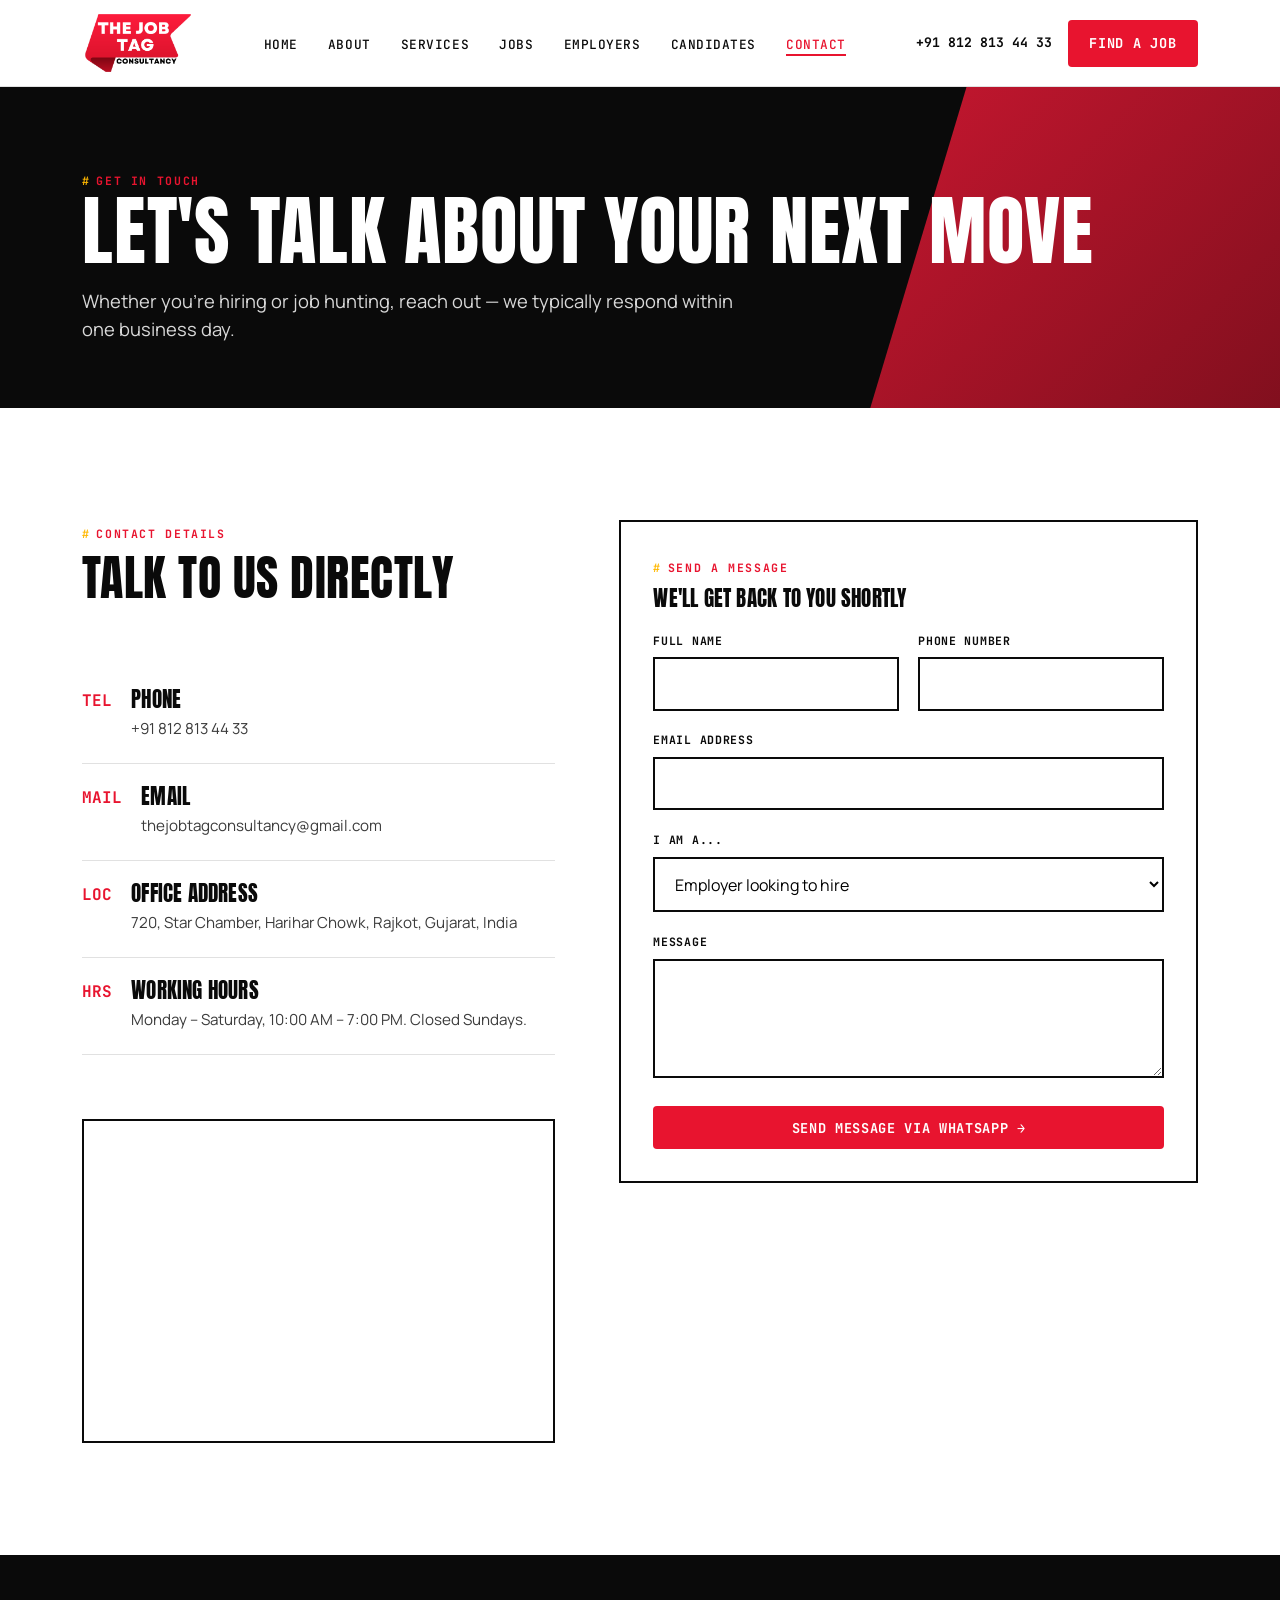
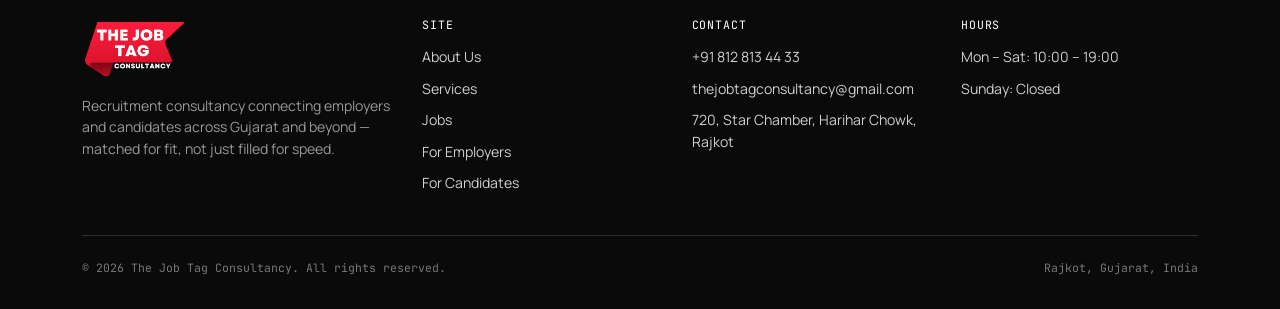
<file: contact.html>
<!DOCTYPE html>
<html lang="en">
<head>
<meta charset="UTF-8">
<meta name="viewport" content="width=device-width, initial-scale=1.0">
<title>Contact — The Job Tag Consultancy</title>
<meta name="description" content="Get in touch with The Job Tag Consultancy — 720, Star Chamber, Harihar Chowk, Rajkot. Call +91 812 813 44 33 or email thejobtagconsultancy@gmail.com.">
<link rel="canonical" href="https://thejobtag.com/contact.html">
<meta property="og:type" content="website">
<meta property="og:title" content="Contact — The Job Tag Consultancy">
<meta property="og:description" content="Get in touch with The Job Tag Consultancy — 720, Star Chamber, Harihar Chowk, Rajkot. Call +91 812 813 44 33 or email thejobtagconsultancy@gmail.com.">
<meta property="og:url" content="https://thejobtag.com/contact.html">
<meta property="og:image" content="https://thejobtag.com/images/logo.png">
<meta property="og:site_name" content="The Job Tag Consultancy">
<meta property="og:locale" content="en_IN">
<meta name="twitter:card" content="summary_large_image">
<meta name="twitter:title" content="Contact — The Job Tag Consultancy">
<meta name="twitter:description" content="Get in touch with The Job Tag Consultancy — 720, Star Chamber, Harihar Chowk, Rajkot. Call +91 812 813 44 33 or email thejobtagconsultancy@gmail.com.">
<meta name="twitter:image" content="https://thejobtag.com/images/logo.png">
<meta name="theme-color" content="#e8142f">
<script type="application/ld+json">
{
  "@context": "https://schema.org",
  "@type": "EmploymentAgency",
  "name": "The Job Tag Consultancy",
  "url": "https://thejobtag.com/",
  "logo": "https://thejobtag.com/images/logo.png",
  "image": "https://thejobtag.com/images/logo.png",
  "description": "Recruitment consultancy connecting employers and candidates across Gujarat and beyond, offering permanent staffing, contract staffing, executive search and HR advisory services.",
  "telephone": "+91-8128134433",
  "email": "thejobtagconsultancy@gmail.com",
  "address": {
    "@type": "PostalAddress",
    "streetAddress": "720, Star Chamber, Harihar Chowk",
    "addressLocality": "Rajkot",
    "addressRegion": "Gujarat",
    "postalCode": "360001",
    "addressCountry": "IN"
  },
  "openingHoursSpecification": {
    "@type": "OpeningHoursSpecification",
    "dayOfWeek": ["Monday","Tuesday","Wednesday","Thursday","Friday","Saturday"],
    "opens": "10:00",
    "closes": "19:00"
  },
  "areaServed": ["Rajkot","Gujarat","India"],
  "sameAs": []
}
</script>
<link rel="icon" href="[data-uri]">
<style>
/* ==========================================================================
   THE JOB TAG CONSULTANCY — Design System
   Clean, bold, flat geometry — simple rectangles and rounded corners.
   ========================================================================== */

@import url('https://fonts.googleapis.com/css2?family=Anton&family=Manrope:wght@400;500;600;700;800&family=JetBrains+Mono:wght@500;700&display=swap');

:root{
  /* --- color: pulled from the logo --- */
  --ink:        #0a0a0a;
  --ink-soft:   #1c1c1c;
  --paper:      #ffffff;
  --paper-mist: #f2f2f0;
  --red:        #e8142f;
  --red-bright: #fa1b3b;
  --red-deep:   #7a0d1a;
  --gold:       #ffb800;
  --line:       rgba(10,10,10,0.12);
  --line-on-ink:rgba(255,255,255,0.14);

  /* --- type --- */
  --display: 'Anton', sans-serif;
  --body:    'Manrope', sans-serif;
  --mono:    'JetBrains Mono', monospace;

  /* --- scale --- */
  --gap-xs: .5rem;
  --gap-sm: 1rem;
  --gap-md: 2rem;
  --gap-lg: 4rem;
  --gap-xl: 7rem;
  --radius: 4px;
}

*{ box-sizing:border-box; margin:0; padding:0; }
html{ scroll-behavior:smooth; overflow-x:hidden; }
@media (prefers-reduced-motion: reduce){
  html{ scroll-behavior:auto; }
  *{ animation-duration:0.001ms !important; animation-iteration-count:1 !important; transition-duration:0.001ms !important; }
}

body{
  font-family:var(--body);
  color:var(--ink);
  background:var(--paper);
  line-height:1.55;
  -webkit-font-smoothing:antialiased;
  overflow-x:hidden;
}

img{ max-width:100%; display:block; }
a{ color:inherit; text-decoration:none; }
ul{ list-style:none; }
button{ font-family:inherit; cursor:pointer; border:none; background:none; }
input, textarea, select{ font-family:inherit; font-size:1rem; }

:focus-visible{
  outline:3px solid var(--gold);
  outline-offset:2px;
}

.wrap{
  max-width:1180px;
  margin-inline:auto;
  padding-inline: var(--gap-md);
}
@media (max-width:640px){ .wrap{ padding-inline: var(--gap-sm); } }

.eyebrow{
  font-family:var(--mono);
  font-weight:700;
  font-size:.72rem;
  letter-spacing:.14em;
  text-transform:uppercase;
  color:var(--red);
  display:inline-flex;
  align-items:center;
  gap:.5em;
}
.eyebrow::before{
  content:"#";
  color:var(--gold);
}

h1,h2,h3,h4{
  font-family:var(--display);
  text-transform:uppercase;
  letter-spacing:.01em;
  line-height:1.02;
  font-weight:400;
}
h1{ font-size:clamp(2.6rem, 6vw, 5.2rem); }
h2{ font-size:clamp(2rem, 4vw, 3rem); }
h3{ font-size:1.3rem; }
p{ max-width:60ch; }
.lede{ font-size:1.15rem; color:#333; }

/* ==========================================================================
   BUTTONS & CARDS — simple, flat geometry (no notch shapes)
   ========================================================================== */

.btn{
  display:inline-flex;
  align-items:center;
  gap:.6em;
  font-family:var(--mono);
  font-weight:700;
  font-size:.85rem;
  letter-spacing:.05em;
  text-transform:uppercase;
  padding: .95em 1.6em;
  border-radius: var(--radius);
  transition: transform .15s ease, background .15s ease, color .15s ease;
  white-space:nowrap;
}
.btn:hover{ transform: translate(2px,-2px); }
.btn-primary{ background:var(--red); color:var(--paper); }
.btn-primary:hover{ background:var(--red-bright); }
.btn-dark{ background:var(--ink); color:var(--paper); }
.btn-dark:hover{ background:var(--ink-soft); }
.btn-ghost{ background:transparent; color:var(--ink); box-shadow: inset 0 0 0 2px var(--ink); }
.btn-ghost:hover{ background:var(--ink); color:var(--paper); }
.btn-ghost-light{ background:transparent; color:var(--paper); box-shadow: inset 0 0 0 2px var(--paper); }
.btn-ghost-light:hover{ background:var(--paper); color:var(--ink); }
.btn-arrow{ font-size:1.05em; transform:translateY(-1px); }

/* simple bordered info card, used for services */
.info-card{
  position:relative;
  background:var(--paper);
  border:2px solid var(--ink);
  border-radius: var(--radius);
  padding: 1.6rem 1.5rem;
}

/* ==========================================================================
   HEADER
   ========================================================================== */
.site-header{
  position:sticky; top:0; z-index:100;
  background:rgba(255,255,255,.92);
  backdrop-filter:saturate(160%) blur(10px);
  border-bottom:1px solid var(--line);
}
.header-row{
  display:flex; align-items:center; justify-content:space-between;
  gap: var(--gap-md);
  padding-block: .7rem;
}
.brand{ display:flex; align-items:center; gap:.6rem; }
.brand img{ height:64px; width:auto; }

.nav-toggle{
  display:none;
  width:40px; height:40px;
  position:relative;
  flex-shrink:0;
}
.nav-toggle span{
  position:absolute; left:8px; right:8px; height:2px; background:var(--ink);
  transition:transform .2s ease, opacity .2s ease;
}
.nav-toggle span:nth-child(1){ top:13px; }
.nav-toggle span:nth-child(2){ top:19px; }
.nav-toggle span:nth-child(3){ top:25px; }
.nav-toggle.is-open span:nth-child(1){ transform:translateY(6px) rotate(45deg); }
.nav-toggle.is-open span:nth-child(2){ opacity:0; }
.nav-toggle.is-open span:nth-child(3){ transform:translateY(-6px) rotate(-45deg); }

.main-nav ul{ display:flex; align-items:center; gap:1.9rem; }
.main-nav a{
  font-family:var(--mono);
  font-size:.8rem;
  font-weight:500;
  letter-spacing:.04em;
  text-transform:uppercase;
  padding-bottom:3px;
  position:relative;
}
.main-nav a::after{
  content:""; position:absolute; left:0; bottom:0; height:2px; width:0;
  background:var(--red); transition:width .2s ease;
}
.main-nav a:hover::after, .main-nav a[aria-current="page"]::after{ width:100%; }
.main-nav a[aria-current="page"]{ color:var(--red); }
.header-cta{ display:flex; align-items:center; gap:1rem; }
.header-phone{ font-family:var(--mono); font-size:.82rem; font-weight:700; display:none; }

@media (max-width: 900px){
  .nav-toggle{ display:block; }
  .header-phone{ display:none !important; }
  .main-nav{
    position:fixed; inset:64px 0 0 0;
    background:var(--paper);
    transform:translateX(100%);
    transition:transform .25s ease;
    padding: var(--gap-md);
    overflow-y:auto;
  }
  .main-nav.is-open{ transform:translateX(0); }
  .main-nav ul{ flex-direction:column; align-items:flex-start; gap:0; }
  .main-nav li{ width:100%; border-bottom:1px solid var(--line); }
  .main-nav a{ display:block; padding:1.1rem 0; font-size:1rem; }
  .header-cta .btn span.long{ display:none; }
}
@media (min-width:901px){
  .header-phone{ display:inline-flex; }
}

/* ==========================================================================
   HERO
   ========================================================================== */
.hero{
  background:var(--ink);
  color:var(--paper);
  position:relative;
  overflow:hidden;
  padding-block: var(--gap-xl) var(--gap-lg);
}
.hero::before{
  /* diagonal red sweep */
  content:"";
  position:absolute;
  top:-10%; right:-18%;
  width:70%; height:130%;
  background: linear-gradient(135deg, var(--red-bright), var(--red) 55%, var(--red-deep));
  clip-path: polygon(30% 0, 100% 0, 100% 100%, 0% 100%);
  opacity:.9;
}
.hero-grid{
  position:relative; z-index:2;
  display:grid;
  grid-template-columns: 1.1fr .9fr;
  gap: var(--gap-lg);
  align-items:stretch;
}
.hero h1{ margin-block: .9rem 1.1rem; }
.hero h1 em{ font-style:normal; color:var(--gold); }
.hero p.lede{ color:#e7e7e7; margin-bottom:2rem; }
.hero-actions{ display:flex; gap:1rem; flex-wrap:wrap; margin-bottom: var(--gap-lg); }

.stat-chips{ display:flex; gap:1rem; flex-wrap:wrap; }
.stat-chip{
  background:rgba(255,255,255,.06);
  border:1px solid var(--line-on-ink);
  padding: .9rem 1.4rem .9rem 1rem;
}
.stat-chip b{ font-family:var(--display); font-size:1.7rem; display:block; color:var(--gold); }
.stat-chip span{ font-family:var(--mono); font-size:.68rem; text-transform:uppercase; letter-spacing:.08em; color:#cfcfcf; }

/* hero side panel: trust / transparency / budget-friendly bands */
.value-stack{
  position:relative;
  display:flex;
  flex-direction:column;
  height:100%;
  width:100%;
  justify-content:center;
}
.value-medal{
  flex:1;
  display:flex;
  flex-direction:row;
  align-items:center;
  gap:1.4rem;
  width:100%;
  border-bottom:1px dashed rgba(255,255,255,.35);
  opacity:0;
  animation: medal-in .75s cubic-bezier(.22,1,.36,1) forwards;
}
.value-medal:last-child{ border-bottom:none; }
.value-medal:nth-child(1){ animation-delay:.15s; }
.value-medal:nth-child(2){ animation-delay:.4s; }
.value-medal:nth-child(3){ animation-delay:.65s; }

.medal-circle-wrap{ position:relative; width:88px; height:88px; flex-shrink:0; }
.medal-ring{
  position:absolute;
  inset:-10px;
  border:2px dashed rgba(255,255,255,.55);
  border-radius:50%;
  animation: medal-spin 16s linear infinite;
}
.value-medal.is-gold .medal-ring{ border-color:rgba(10,10,10,.35); }

.medal-circle{
  position:relative;
  width:88px; height:88px;
  border-radius:50%;
  display:flex; align-items:center; justify-content:center;
  background:var(--paper);
  box-shadow:0 10px 22px rgba(0,0,0,.4);
  transition: transform .3s cubic-bezier(.22,1,.36,1);
}
.medal-circle svg{
  width:36px; height:36px; color:var(--red);
  animation: icon-pulse 2.6s ease-in-out infinite;
  transform-origin:center;
}
.value-medal.is-gold .medal-circle{ background:var(--gold); }
.value-medal.is-gold .medal-circle svg{ color:var(--ink); }
.value-medal.is-dark .medal-circle{ background:var(--ink); }
.value-medal.is-dark .medal-circle svg{ color:var(--gold); }

.value-medal:nth-child(1) .medal-circle svg{ animation-delay:1.1s; }
.value-medal:nth-child(2) .medal-circle svg{ animation-delay:1.4s; }
.value-medal:nth-child(3) .medal-circle svg{ animation-delay:1.7s; }

.value-medal:hover .medal-circle{ transform: translateX(6px) scale(1.06); }

.medal-label{
  font-family:var(--mono); font-weight:700; text-transform:uppercase;
  letter-spacing:.04em; font-size:1.15rem; color:var(--paper); text-align:left;
  line-height:1.25;
}

@keyframes medal-in{
  from{ opacity:0; transform:translateY(28px) scale(.85); }
  to{ opacity:1; transform:translateY(0) scale(1); }
}
@keyframes medal-spin{
  from{ transform:rotate(0deg); }
  to{ transform:rotate(360deg); }
}
@keyframes icon-pulse{
  0%, 100%{ transform:scale(1) rotate(0deg); }
  50%{ transform:scale(1.2) rotate(-4deg); }
}

@media (max-width:900px){
  .hero-grid{ grid-template-columns:1fr; }
  .hero::before{ opacity:.5; }
  .value-stack{ height:auto; margin-top:2rem; gap:0; }
  .value-medal{ flex:none; padding-block:1.1rem; }
}
@media (max-width:480px){
  .medal-circle-wrap{ width:72px; height:72px; }
  .medal-circle{ width:72px; height:72px; }
  .medal-circle svg{ width:30px; height:30px; }
  .medal-label{ font-size:1rem; }
}

/* ==========================================================================
   SECTION HELPERS
   ========================================================================== */
.section{ padding-block: var(--gap-xl); }
.section-dark{ background:var(--ink); color:var(--paper); }
.section-mist{ background:var(--paper-mist); }
.section-head{ max-width:640px; margin-bottom: var(--gap-lg); }
.section-head h2{ margin-top:.6rem; }
.section-head p{ margin-top:1rem; color:#444; }
.section-dark .section-head p{ color:#cfcfcf; }

/* ==========================================================================
   GRIDS: services / cards
   ========================================================================== */
.card-grid{ display:grid; grid-template-columns:repeat(4,1fr); gap:1.4rem; }
@media (max-width:980px){ .card-grid{ grid-template-columns:repeat(2,1fr); } }
@media (max-width:560px){ .card-grid{ grid-template-columns:1fr; } }

.service-card{
  background:var(--paper);
  border:2px solid var(--ink);
  padding: 1.8rem 1.5rem;
  transition: transform .18s ease, box-shadow .18s ease;
}
.service-card:hover{ transform:translate(-3px,-3px); box-shadow:5px 5px 0 var(--red); }
.service-card .num{ font-family:var(--mono); color:var(--red); font-weight:700; font-size:.78rem; letter-spacing:.06em; }
.service-card h3{ margin:.7rem 0 .6rem; }
.service-card p{ font-size:.94rem; color:#3b3b3b; }

/* ==========================================================================
   JOB LISTINGS
   ========================================================================== */
.filter-bar{
  display:flex; flex-wrap:wrap; gap:.6rem;
  margin-bottom: var(--gap-lg);
}
.filter-btn{
  font-family:var(--mono); font-size:.78rem; text-transform:uppercase; letter-spacing:.05em;
  padding:.6rem 1.1rem; border:2px solid var(--ink); background:var(--paper); font-weight:700;
  transition:background .15s ease, color .15s ease;
}
.filter-btn:hover{ background:var(--ink); color:var(--paper); }
.filter-btn.is-active{ background:var(--red); border-color:var(--red); color:var(--paper); }

.job-list{ display:flex; flex-direction:column; gap:1.1rem; }
.job-item{
  position:relative;
  display:grid;
  grid-template-columns: 1fr auto auto auto auto;
  align-items:center;
  gap:1.4rem;
  background:var(--paper);
  border:2px solid var(--ink);
  border-radius: var(--radius);
  padding: 1.3rem 1.6rem;
  color:inherit;
  text-decoration:none;
  cursor:pointer;
}
.job-item:hover{ border-color:var(--red); }
.job-item h3{ font-family:var(--body); font-weight:800; text-transform:none; font-size:1.08rem; }
.job-item .meta{ font-family:var(--mono); font-size:.76rem; color:#555; margin-top:.35rem; text-transform:uppercase; letter-spacing:.03em; }
.job-item .badge{
  font-family:var(--mono); font-size:.68rem; font-weight:700; text-transform:uppercase; letter-spacing:.06em;
  padding:.35rem .7rem; border:1px solid var(--ink);
}
.job-item .badge.urgent{ background:var(--gold); border-color:var(--gold); }
.job-item .badge.remote{ background:var(--paper-mist); }
.job-item .salary{ font-family:var(--mono); font-weight:700; font-size:.85rem; white-space:nowrap; }
.job-item .apply-btn{ padding:.6em 1.2em; font-size:.75rem; }

@media (max-width:760px){
  .job-item{ grid-template-columns:1fr; gap:.6rem; padding: 1.4rem 1.2rem; }
  .job-item .salary{ order:3; }
  .job-item .apply-btn{ order:4; width:100%; justify-content:center; }
}

/* ==========================================================================
   PROCESS / STEPS
   ========================================================================== */
.steps{ display:grid; grid-template-columns:repeat(3,1fr); gap:1.4rem; }
@media (max-width:840px){ .steps{ grid-template-columns:1fr; } }
.step{ position:relative; padding-top:2.2rem; }
.step .step-no{
  font-family:var(--display); font-size:2.6rem; color:var(--red); line-height:1;
}
.step h3{ margin:.5rem 0 .5rem; }
.step p{ color:#3b3b3b; font-size:.95rem; }
.section-dark .step p{ color:#cfcfcf; }

/* ==========================================================================
   TESTIMONIALS
   ========================================================================== */
.quote-row{
  overflow:hidden;
  width:100%;
  -webkit-mask-image: linear-gradient(90deg, transparent, black 6%, black 94%, transparent);
  mask-image: linear-gradient(90deg, transparent, black 6%, black 94%, transparent);
}
.quote-track{
  display:flex;
  gap:1.3rem;
  width:max-content;
  animation: marquee-left 32s linear infinite;
}
.quote-row:hover .quote-track{ animation-play-state:paused; }
.quote-card{
  flex:0 0 340px;
  background:var(--paper); padding:1.6rem; border-left:4px solid var(--red);
}
.quote-card p{ font-size:.98rem; color:#333; }
.quote-card cite{ display:block; margin-top:1rem; font-family:var(--mono); font-style:normal; font-size:.75rem; text-transform:uppercase; letter-spacing:.05em; color:var(--red); }

@keyframes marquee-left{
  from{ transform:translateX(0); }
  to{ transform:translateX(-50%); }
}
@media (max-width:640px){
  .quote-card{ flex:0 0 280px; }
}

/* ==========================================================================
   FORMS
   ========================================================================== */
.form-panel{
  background:var(--paper);
  border:2px solid var(--ink);
  padding: var(--gap-md);
}
.field{ margin-bottom:1.3rem; }
.field label{
  display:block; font-family:var(--mono); font-size:.72rem; text-transform:uppercase;
  letter-spacing:.06em; margin-bottom:.5rem; font-weight:700;
}
.field input, .field textarea, .field select{
  width:100%; padding:.85rem 1rem; border:2px solid var(--ink); background:var(--paper); border-radius:0;
}
.field input:focus, .field textarea:focus, .field select:focus{ border-color:var(--red); }
.field-row{ display:grid; grid-template-columns:1fr 1fr; gap:1.2rem; }
@media (max-width:600px){ .field-row{ grid-template-columns:1fr; } }
.file-drop{
  border:2px dashed var(--line); padding:1.6rem; text-align:center; font-family:var(--mono); font-size:.82rem; color:#555;
}
.form-note{ font-size:.82rem; color:#666; margin-top:1rem; }
.form-success{
  display:none; background:var(--ink); color:var(--paper); padding:1.2rem 1.4rem; margin-top:1rem; font-family:var(--mono); font-size:.85rem;
}
.form-success.is-visible{ display:block; }

/* two column layout used on employers/candidates/contact */
.split{ display:grid; grid-template-columns: .9fr 1.1fr; gap: var(--gap-lg); align-items:start; }
@media (max-width:900px){ .split{ grid-template-columns:1fr; } }

/* ==========================================================================
   VALUE / ABOUT LISTS
   ========================================================================== */
.value-list{ display:flex; flex-direction:column; }
.value-row{ display:flex; gap:1.2rem; padding:1.4rem 0; border-bottom:1px solid var(--line); }
.section-dark .value-row{ border-color:var(--line-on-ink); }
.value-row .mark{ font-family:var(--mono); color:var(--red); font-weight:700; }
.value-row h3{ margin-bottom:.4rem; }
.value-row p{ color:#3b3b3b; font-size:.95rem; }
.section-dark .value-row p{ color:#cfcfcf; }

/* stat band */
.stat-band{
  display:grid; grid-template-columns:repeat(4,1fr); gap:1px; background:var(--line-on-ink);
  border-top:1px solid var(--line-on-ink); border-bottom:1px solid var(--line-on-ink);
}
.stat-band div{ background:var(--ink); padding:2rem 1rem; text-align:center; }
.stat-band b{ font-family:var(--display); font-size:2.4rem; color:var(--gold); display:block; }
.stat-band span{ font-family:var(--mono); font-size:.7rem; text-transform:uppercase; letter-spacing:.06em; color:#cfcfcf; }
@media (max-width:700px){ .stat-band{ grid-template-columns:repeat(2,1fr); } }

/* ==========================================================================
   FAQ ACCORDION
   ========================================================================== */
.faq-list{ display:flex; flex-direction:column; gap:.9rem; max-width:820px; }
.faq-item{
  background:var(--paper);
  border:2px solid var(--ink);
  border-radius:var(--radius);
  padding:0;
  overflow:hidden;
}
.faq-item summary{
  list-style:none;
  cursor:pointer;
  padding:1.2rem 1.5rem;
  font-family:var(--body);
  font-weight:700;
  font-size:1rem;
  display:flex;
  align-items:center;
  justify-content:space-between;
  gap:1rem;
}
.faq-item summary::-webkit-details-marker{ display:none; }
.faq-item summary::after{
  content:"+";
  font-family:var(--display);
  font-size:1.4rem;
  color:var(--red);
  flex-shrink:0;
  transition:transform .25s ease;
}
.faq-item[open] summary::after{ transform:rotate(45deg); }
.faq-item p{
  padding:0 1.5rem 1.3rem;
  color:#3b3b3b;
  font-size:.95rem;
  max-width:none;
}
.faq-item:hover{ border-color:var(--red); }

/* CTA band */
.cta-band{
  background:var(--red);
  color:var(--paper);
  padding-block: var(--gap-lg);
  text-align:center;
}
.cta-band h2{ margin-bottom:1.2rem; }
.cta-band .btn-dark{ background:var(--ink); }

/* ==========================================================================
   FOOTER
   ========================================================================== */
.site-footer{ background:var(--ink); color:#cfcfcf; padding-block: var(--gap-lg) var(--gap-md); }
.footer-grid{
  display:grid; grid-template-columns: 1.3fr repeat(3,1fr); gap: var(--gap-md);
  padding-bottom: var(--gap-md);
  border-bottom:1px solid var(--line-on-ink);
}
@media (max-width:800px){ .footer-grid{ grid-template-columns:1fr 1fr; } }
@media (max-width:480px){ .footer-grid{ grid-template-columns:1fr; } }
.footer-brand img{ height:60px; margin-bottom:1rem; }
.footer-brand p{ font-size:.88rem; color:#999; }
.footer-col h4{ font-family:var(--mono); font-size:.72rem; letter-spacing:.08em; color:var(--paper); margin-bottom:1rem; text-transform:uppercase; }
.footer-col li{ margin-bottom:.6rem; font-size:.88rem; }
.footer-col a:hover{ color:var(--gold); }
.footer-bottom{ display:flex; justify-content:space-between; flex-wrap:wrap; gap:.6rem; padding-top:1.4rem; font-family:var(--mono); font-size:.72rem; color:#777; }

/* ==========================================================================
   PAGE HEADER (sub-pages)
   ========================================================================== */
.page-head{
  background:var(--ink); color:var(--paper);
  padding-block: calc(var(--gap-lg) + 1rem) var(--gap-lg);
  position:relative; overflow:hidden;
}
.page-head::before{
  content:""; position:absolute; top:-40%; right:-10%; width:45%; height:180%;
  background:linear-gradient(135deg, var(--red-bright), var(--red-deep));
  clip-path: polygon(30% 0, 100% 0, 100% 100%, 0 100%);
  opacity:.85;
}
.page-head .wrap{ position:relative; z-index:2; }
.page-head p{ color:#d8d8d8; margin-top:1rem; }

/* reveal-on-scroll */
.reveal{ opacity:0; transform:translateY(16px); transition:opacity .5s ease, transform .5s ease; }
.reveal.is-visible{ opacity:1; transform:none; }

/* utility */
.mt-lg{ margin-top:var(--gap-lg); }
.center{ text-align:center; margin-inline:auto; }
.text-red{ color:var(--red); }

</style>
</head>
<body>

<header class="site-header">
  <div class="wrap header-row">
    <a href="index.html" class="brand">
      <img src="[data-uri]" alt="The Job Tag Consultancy logo">
    </a>
    <nav class="main-nav" id="main-nav">
      <ul>
        <li><a href="index.html">Home</a></li>
        <li><a href="about.html">About</a></li>
        <li><a href="services.html">Services</a></li>
        <li><a href="jobs.html">Jobs</a></li>
        <li><a href="employers.html">Employers</a></li>
        <li><a href="candidates.html">Candidates</a></li>
        <li><a href="contact.html" aria-current="page">Contact</a></li>
      </ul>
    </nav>
    <div class="header-cta">
      <a href="tel:+918128134433" class="header-phone">+91 812 813 44 33</a>
      <a href="jobs.html" class="btn btn-primary">Find a Job</a>
      <button class="nav-toggle" aria-label="Toggle menu" aria-expanded="false">
        <span></span><span></span><span></span>
      </button>
    </div>
  </div>
</header>

<main>

  <section class="page-head">
    <div class="wrap">
      <span class="eyebrow">Get In Touch</span>
      <h1>Let's talk about your next move</h1>
      <p class="lede">Whether you're hiring or job hunting, reach out — we typically respond within one business day.</p>
    </div>
  </section>

  <section class="section">
    <div class="wrap split">

      <div class="reveal">
        <span class="eyebrow">Contact Details</span>
        <h2 style="margin-top:.6rem;">Talk to us directly</h2>

        <div class="value-list mt-lg">
          <div class="value-row">
            <span class="mark">TEL</span>
            <div>
              <h3>Phone</h3>
              <p><a href="tel:+918128134433">+91 812 813 44 33</a></p>
            </div>
          </div>
          <div class="value-row">
            <span class="mark">MAIL</span>
            <div>
              <h3>Email</h3>
              <p><a href="mailto:thejobtagconsultancy@gmail.com">thejobtagconsultancy@gmail.com</a></p>
            </div>
          </div>
          <div class="value-row">
            <span class="mark">LOC</span>
            <div>
              <h3>Office Address</h3>
              <p>720, Star Chamber, Harihar Chowk, Rajkot, Gujarat, India</p>
            </div>
          </div>
          <div class="value-row">
            <span class="mark">HRS</span>
            <div>
              <h3>Working Hours</h3>
              <p>Monday &ndash; Saturday, 10:00 AM &ndash; 7:00 PM. Closed Sundays.</p>
            </div>
          </div>
        </div>

        <div class="mt-lg" style="border:2px solid var(--ink);">
          <iframe
            title="The Job Tag Consultancy location map"
            width="100%" height="320" style="border:0; display:block;"
            loading="lazy"
            referrerpolicy="no-referrer-when-downgrade"
            src="https://www.google.com/maps?q=Harihar+Chowk,+Rajkot,+Gujarat&output=embed">
          </iframe>
        </div>
      </div>

      <div class="reveal">
        <div class="form-panel">
          <span class="eyebrow">Send A Message</span>
          <h3 style="margin-top:.6rem; margin-bottom:1.4rem;">We'll get back to you shortly</h3>
          <form data-whatsapp-form="contact">
            <div class="field-row">
              <div class="field">
                <label for="ct-name">Full Name</label>
                <input type="text" id="ct-name" name="ct-name" required>
              </div>
              <div class="field">
                <label for="ct-phone">Phone Number</label>
                <input type="tel" id="ct-phone" name="ct-phone" required>
              </div>
            </div>
            <div class="field">
              <label for="ct-email">Email Address</label>
              <input type="email" id="ct-email" name="ct-email" required>
            </div>
            <div class="field">
              <label for="ct-reason">I am a...</label>
              <select id="ct-reason" name="ct-reason">
                <option>Employer looking to hire</option>
                <option>Candidate looking for a job</option>
                <option>Other enquiry</option>
              </select>
            </div>
            <div class="field">
              <label for="ct-message">Message</label>
              <textarea id="ct-message" name="ct-message" rows="4" required></textarea>
            </div>
            <button type="submit" class="btn btn-primary" style="width:100%; justify-content:center;">Send Message via WhatsApp &rarr;</button>
          </form>
          <div class="form-success">Opening WhatsApp&hellip; send the message to reach our team directly. For anything urgent, call us at <a href="tel:+918128134433" style="text-decoration:underline;">+91 812 813 44 33</a>.</div>
        </div>
      </div>

    </div>
  </section>

</main>

<footer class="site-footer">
  <div class="wrap">
    <div class="footer-grid">
      <div class="footer-brand">
        <img src="[data-uri]" alt="The Job Tag Consultancy logo">
        <p>Recruitment consultancy connecting employers and candidates across Gujarat and beyond — matched for fit, not just filled for speed.</p>
      </div>
      <div class="footer-col">
        <h4>Site</h4>
        <ul>
          <li><a href="about.html">About Us</a></li>
          <li><a href="services.html">Services</a></li>
          <li><a href="jobs.html">Jobs</a></li>
          <li><a href="employers.html">For Employers</a></li>
          <li><a href="candidates.html">For Candidates</a></li>
        </ul>
      </div>
      <div class="footer-col">
        <h4>Contact</h4>
        <ul>
          <li><a href="tel:+918128134433">+91 812 813 44 33</a></li>
          <li><a href="mailto:thejobtagconsultancy@gmail.com">thejobtagconsultancy@gmail.com</a></li>
          <li>720, Star Chamber, Harihar Chowk, Rajkot</li>
        </ul>
      </div>
      <div class="footer-col">
        <h4>Hours</h4>
        <ul>
          <li>Mon &ndash; Sat: 10:00 &ndash; 19:00</li>
          <li>Sunday: Closed</li>
        </ul>
      </div>
    </div>
    <div class="footer-bottom">
      <span>&copy; <span id="year"></span> The Job Tag Consultancy. All rights reserved.</span>
      <span>Rajkot, Gujarat, India</span>
    </div>
  </div>
</footer>

<script>
// THE JOB TAG CONSULTANCY — shared behaviour

/* ==========================================================================
   CONFIG — paste your published Google Sheet CSV link here
   ========================================================================== */
const JOBS_SHEET_CSV_URL = "https://docs.google.com/spreadsheets/d/e/2PACX-1vTsB_3FTdwl0iBE44T-8Z_h48IYlQq8fQp4XjHvm9A55qdJeWnlAG2sE9Jy3cv4SCs3kohdIdNHr58q/pub?gid=2133062683&single=true&output=csv";
const TESTIMONIALS_SHEET_CSV_URL = "https://docs.google.com/spreadsheets/d/e/2PACX-1vSpLhTW-g3u-vRIKu74rPPMOY3GQh2B3WUMBATJP4Ylx2SdZFCjCp_ZDxeiQ9iZxbF_emzlY3Y1De09/pub?output=csv";
const WHATSAPP_NUMBER = "918128134433";

document.addEventListener('DOMContentLoaded', () => {

  /* mobile nav toggle */
  const toggle = document.querySelector('.nav-toggle');
  const nav = document.querySelector('.main-nav');
  if (toggle && nav) {
    toggle.addEventListener('click', () => {
      const open = nav.classList.toggle('is-open');
      toggle.classList.toggle('is-open', open);
      toggle.setAttribute('aria-expanded', open ? 'true' : 'false');
    });
    nav.querySelectorAll('a').forEach(a => a.addEventListener('click', () => {
      nav.classList.remove('is-open');
      toggle.classList.remove('is-open');
    }));
  }

  /* scroll reveal (re-run after dynamic content loads too, see initRevealFor below) */
  initRevealFor(document.querySelectorAll('.reveal'));

  /* generic form -> success message (static site, no backend) */
  document.querySelectorAll('form[data-static-form]').forEach(form => {
    form.addEventListener('submit', (e) => {
      e.preventDefault();
      const success = form.parentElement.querySelector('.form-success') || form.querySelector('.form-success');
      if (success) {
        success.classList.add('is-visible');
        success.scrollIntoView({ behavior: 'smooth', block: 'nearest' });
      }
      form.reset();
    });
  });

  /* forms that submit via WhatsApp instead of a fake success message */
  document.querySelectorAll('form[data-whatsapp-form]').forEach(form => {
    form.addEventListener('submit', (e) => {
      e.preventDefault();
      const type = form.dataset.whatsappForm;
      let waLink;
      if (type === 'candidate') waLink = buildCandidateWhatsAppLink(form);
      else if (type === 'contact') waLink = buildContactWhatsAppLink(form);
      else waLink = buildEmployerWhatsAppLink(form);
      window.open(waLink, '_blank', 'noopener');

      const success = form.parentElement.querySelector('.form-success') || form.querySelector('.form-success');
      if (success) {
        success.classList.add('is-visible');
        success.scrollIntoView({ behavior: 'smooth', block: 'nearest' });
      }
      form.reset();
    });
  });

  /* jobs page: load listings from Google Sheet */
  loadJobsFromSheet();

  /* homepage: load a preview of the latest 6 listings */
  loadFeaturedJobsOnHome();

  /* homepage: load testimonials from Google Sheet */
  loadTestimonialsFromSheet();

});

function initRevealFor(els) {
  if ('IntersectionObserver' in window && els.length) {
    const io = new IntersectionObserver((entries) => {
      entries.forEach(entry => {
        if (entry.isIntersecting) {
          entry.target.classList.add('is-visible');
          io.unobserve(entry.target);
        }
      });
    }, { threshold: 0.15 });
    els.forEach(el => io.observe(el));
  } else {
    els.forEach(el => el.classList.add('is-visible'));
  }
}

function fieldVal(form, id) {
  const el = form.querySelector('#' + id);
  return el && el.value ? el.value.trim() : '';
}

function buildCandidateWhatsAppLink(form) {
  const name = fieldVal(form, 'c-name');
  const phone = fieldVal(form, 'c-phone');
  const email = fieldVal(form, 'c-email');
  const exp = fieldVal(form, 'c-exp');
  const role = fieldVal(form, 'c-role');

  let text = "Hi, I'd like to submit my resume to The Job Tag Consultancy.\n";
  text += "Name: " + name + "\n";
  text += "Phone: " + phone + "\n";
  text += "Email: " + email + "\n";
  if (exp) text += "Experience: " + exp + "\n";
  if (role) text += "Preferred Role: " + role + "\n";
  text += "\n(I'll attach my resume here in the chat.)";

  return "https://wa.me/" + WHATSAPP_NUMBER + "?text=" + encodeURIComponent(text);
}

function buildContactWhatsAppLink(form) {
  const name = fieldVal(form, 'ct-name');
  const phone = fieldVal(form, 'ct-phone');
  const email = fieldVal(form, 'ct-email');
  const reason = fieldVal(form, 'ct-reason');
  const message = fieldVal(form, 'ct-message');

  let text = "Hi, I'm reaching out via The Job Tag Consultancy website.\n";
  text += "Name: " + name + "\n";
  text += "Phone: " + phone + "\n";
  text += "Email: " + email + "\n";
  if (reason) text += "I am a: " + reason + "\n";
  text += "Message: " + message;

  return "https://wa.me/" + WHATSAPP_NUMBER + "?text=" + encodeURIComponent(text);
}

function buildEmployerWhatsAppLink(form) {
  const company = fieldVal(form, 'company');
  const contactName = fieldVal(form, 'contact-name');
  const phone = fieldVal(form, 'phone');
  const email = fieldVal(form, 'email');
  const role = fieldVal(form, 'role');
  const openings = fieldVal(form, 'openings');
  const details = fieldVal(form, 'details');

  let text = "Hi, I'd like to post a hiring requirement with The Job Tag Consultancy.\n";
  text += "Company: " + company + "\n";
  text += "Contact Name: " + contactName + "\n";
  text += "Phone: " + phone + "\n";
  text += "Email: " + email + "\n";
  text += "Role to Fill: " + role + "\n";
  if (openings) text += "Openings: " + openings + "\n";
  if (details) text += "Details: " + details + "\n";

  return "https://wa.me/" + WHATSAPP_NUMBER + "?text=" + encodeURIComponent(text);
}

function setupJobFilter() {
  const filterBar = document.querySelector('.filter-bar');
  const jobItems = document.querySelectorAll('.job-item');
  if (!filterBar || !jobItems.length) return;
  filterBar.addEventListener('click', (e) => {
    const btn = e.target.closest('.filter-btn');
    if (!btn) return;
    filterBar.querySelectorAll('.filter-btn').forEach(b => b.classList.remove('is-active'));
    btn.classList.add('is-active');
    const cat = btn.dataset.filter;
    jobItems.forEach(item => {
      const show = cat === 'all' || item.dataset.category === cat;
      item.style.display = show ? '' : 'none';
    });
  });
}

/* ==========================================================================
   Minimal CSV parser (handles quoted fields with commas/newlines)
   ========================================================================== */
function parseCSV(text) {
  const rows = [];
  let row = [], field = '', inQuotes = false;
  for (let i = 0; i < text.length; i++) {
    const c = text[i];
    if (inQuotes) {
      if (c === '"') {
        if (text[i + 1] === '"') { field += '"'; i++; }
        else { inQuotes = false; }
      } else {
        field += c;
      }
    } else {
      if (c === '"') { inQuotes = true; }
      else if (c === ',') { row.push(field); field = ''; }
      else if (c === '\n' || c === '\r') {
        if (c === '\r' && text[i + 1] === '\n') i++;
        row.push(field); field = '';
        rows.push(row); row = [];
      } else {
        field += c;
      }
    }
  }
  if (field.length || row.length) { row.push(field); rows.push(row); }
  return rows.filter(r => r.some(c => c.trim() !== ''));
}

function badgeClass(label) {
  if (!label) return '';
  const l = label.toLowerCase();
  if (l === 'urgent') return 'urgent';
  if (['hybrid', 'remote', 'field'].includes(l)) return 'remote';
  return '';
}

function escapeHtml(str) {
  const div = document.createElement('div');
  div.textContent = str == null ? '' : str;
  return div.innerHTML;
}

/* ==========================================================================
   Fetch + parse job rows from the published Google Sheet (shared by both
   the full Jobs page and the homepage preview)
   ========================================================================== */
let _jobsCache = null;
async function fetchJobsData() {
  if (_jobsCache) return _jobsCache;
  if (!JOBS_SHEET_CSV_URL || JOBS_SHEET_CSV_URL.indexOf('PASTE_YOUR') === 0) {
    throw new Error('Sheet URL not configured');
  }
  const res = await fetch(JOBS_SHEET_CSV_URL, { cache: 'no-store' });
  if (!res.ok) throw new Error('Sheet fetch failed: ' + res.status);
  const text = await res.text();
  const rows = parseCSV(text);
  if (rows.length < 2) throw new Error('Sheet has no data rows');

  const header = rows[0].map(h => h.trim().toLowerCase());
  const jobs = rows.slice(1).map(r => {
    const obj = {};
    header.forEach((h, i) => { obj[h] = (r[i] || '').trim(); });
    return obj;
  }).filter(j => j.title && (!j.active || j.active.toLowerCase() !== 'no'));

  _jobsCache = jobs;
  return jobs;
}

function jobCardHtml(j, opts) {
  opts = opts || {};
  const badgeHtml = j.badge
    ? '<span class="badge ' + badgeClass(j.badge) + '">' + escapeHtml(j.badge) + '</span>'
    : '';
  const expHtml = j.experience ? '<span class="badge">' + escapeHtml(j.experience) + '</span>' : '';
  const metaParts = [j.location, j.type, j.industry].filter(Boolean).map(escapeHtml);
  const inner =
    '<div>' +
      '<h3>' + escapeHtml(j.title) + '</h3>' +
      '<div class="meta">' + metaParts.join(' &middot; ') + '</div>' +
    '</div>' +
    badgeHtml + expHtml +
    '<span class="salary">' + escapeHtml(j.salary || '') + '</span>';

  if (opts.linkToJobsPage) {
    // homepage preview: whole card links to the jobs page
    return '<a href="jobs.html" class="job-item reveal is-visible">' + inner + '</a>';
  }

  // full jobs page: card + dedicated Apply button opening WhatsApp
  const msg = encodeURIComponent(
    "Hi, I'm interested in the " + j.title + " position listed on your website. Could you share more details?"
  );
  const waLink = "https://wa.me/" + WHATSAPP_NUMBER + "?text=" + msg;
  return (
    '<div class="job-item reveal is-visible" data-category="' + escapeHtml(j.category || '') + '">' +
      inner +
      '<a class="btn btn-primary apply-btn" href="' + waLink + '" target="_blank" rel="noopener">Apply</a>' +
    '</div>'
  );
}

/* ==========================================================================
   Jobs page: full listing + filter
   ========================================================================== */
/* ==========================================================================
   SEO: inject JobPosting structured data for the currently listed jobs
   ========================================================================== */
function injectJobPostingSchema(jobs) {
  const existing = document.getElementById('job-posting-schema');
  if (existing) existing.remove();

  const today = new Date().toISOString().split('T')[0];
  const validThrough = new Date(Date.now() + 45 * 24 * 60 * 60 * 1000).toISOString().split('T')[0];

  const postings = jobs.slice(0, 30).map(j => ({
    "@context": "https://schema.org",
    "@type": "JobPosting",
    "title": j.title || "",
    "description": (j.title ? j.title + " role at The Job Tag Consultancy" : "Job opening") +
      (j.industry ? " in the " + j.industry + " industry" : "") +
      (j.experience ? ", " + j.experience + " experience required" : "") + ".",
    "identifier": {
      "@type": "PropertyValue",
      "name": "The Job Tag Consultancy",
      "value": (j.title || "job") + "-" + (j.location || "")
    },
    "datePosted": today,
    "validThrough": validThrough,
    "employmentType": j.type ? j.type.toUpperCase().replace(/[\s-]+/g, '_') : "FULL_TIME",
    "hiringOrganization": {
      "@type": "Organization",
      "name": "The Job Tag Consultancy",
      "sameAs": "https://thejobtag.com/",
      "logo": "https://thejobtag.com/images/logo.png"
    },
    "jobLocation": {
      "@type": "Place",
      "address": {
        "@type": "PostalAddress",
        "addressLocality": j.location || "Rajkot",
        "addressRegion": "Gujarat",
        "addressCountry": "IN"
      }
    },
    "industry": j.industry || undefined,
    "baseSalary": j.salary ? {
      "@type": "MonetaryAmount",
      "currency": "INR",
      "value": { "@type": "QuantitativeValue", "value": j.salary, "unitText": "YEAR" }
    } : undefined
  }));

  const script = document.createElement('script');
  script.type = 'application/ld+json';
  script.id = 'job-posting-schema';
  script.textContent = JSON.stringify(postings.length === 1 ? postings[0] : postings);
  document.head.appendChild(script);
}

async function loadJobsFromSheet() {
  const container = document.getElementById('job-list');
  if (!container) return; // not on the jobs page

  try {
    const jobs = await fetchJobsData();
    if (!jobs.length) {
      container.innerHTML = '<p class="center">No openings listed right now — check back soon, or send us your resume anyway.</p>';
      return;
    }
    container.innerHTML = jobs.map(j => jobCardHtml(j, { linkToJobsPage: false })).join('');
    setupJobFilter();
    injectJobPostingSchema(jobs);
  } catch (err) {
    if (err.message === 'Sheet URL not configured') {
      container.innerHTML = '<p class="center">Job listings aren\'t connected yet. Add your Google Sheet link in js/script.js.</p>';
    } else {
      container.innerHTML = '<p class="center">Couldn\'t load current openings right now. Please check back shortly, or <a href="tel:+918128134433" style="text-decoration:underline;">call us</a>.</p>';
    }
    console.error('Job sheet load error:', err);
  }
}

/* ==========================================================================
   Homepage: preview of latest 6 listings, each linking to the Jobs page
   ========================================================================== */
async function loadFeaturedJobsOnHome() {
  const container = document.getElementById('job-list-home');
  if (!container) return; // not on the homepage

  try {
    const jobs = await fetchJobsData();
    if (!jobs.length) {
      container.innerHTML = '<p class="center">No openings listed right now — check back soon.</p>';
      return;
    }
    container.innerHTML = jobs.slice(0, 6).map(j => jobCardHtml(j, { linkToJobsPage: true })).join('');
  } catch (err) {
    container.innerHTML = '<p class="center">Openings will appear here shortly. <a href="jobs.html" style="text-decoration:underline;">View jobs page &rarr;</a></p>';
    console.error('Featured jobs load error:', err);
  }
}

/* ==========================================================================
   Homepage: testimonials loaded from a Google Sheet
   Expected columns: quote, name, title, active
   ========================================================================== */
async function loadTestimonialsFromSheet() {
  const container = document.getElementById('testimonials-list');
  if (!container) return; // not on the homepage

  if (!TESTIMONIALS_SHEET_CSV_URL || TESTIMONIALS_SHEET_CSV_URL.indexOf('PASTE_YOUR') === 0) {
    return; // not configured yet — leave the existing fallback markup in place
  }

  try {
    const res = await fetch(TESTIMONIALS_SHEET_CSV_URL, { cache: 'no-store' });
    if (!res.ok) throw new Error('Sheet fetch failed: ' + res.status);
    const text = await res.text();
    const rows = parseCSV(text);
    if (rows.length < 2) throw new Error('Sheet has no data rows');

    const header = rows[0].map(h => h.trim().toLowerCase());
    const testimonials = rows.slice(1).map(r => {
      const obj = {};
      header.forEach((h, i) => { obj[h] = (r[i] || '').trim(); });
      return obj;
    }).filter(t => t.quote && (!t.active || t.active.toLowerCase() !== 'no'));

    if (!testimonials.length) return; // keep fallback markup if sheet is empty

    const cardHtml = (t, hidden) => {
      const citeParts = [t.name, t.title].filter(Boolean).map(escapeHtml);
      return (
        '<div class="quote-card reveal is-visible"' + (hidden ? ' aria-hidden="true"' : '') + '>' +
          '<p>' + escapeHtml(t.quote) + '</p>' +
          (citeParts.length ? '<cite>' + citeParts.join(', ') + '</cite>' : '') +
        '</div>'
      );
    };

    // render the set twice back-to-back so the marquee's -50% translateX loop is seamless
    container.innerHTML =
      testimonials.map(t => cardHtml(t, false)).join('') +
      testimonials.map(t => cardHtml(t, true)).join('');

  } catch (err) {
    console.error('Testimonials sheet load error:', err);
    // leave existing fallback markup in place on failure
  }
}

</script>
<script>document.getElementById('year').textContent = new Date().getFullYear();</script>
</body>
</html>
</file>
